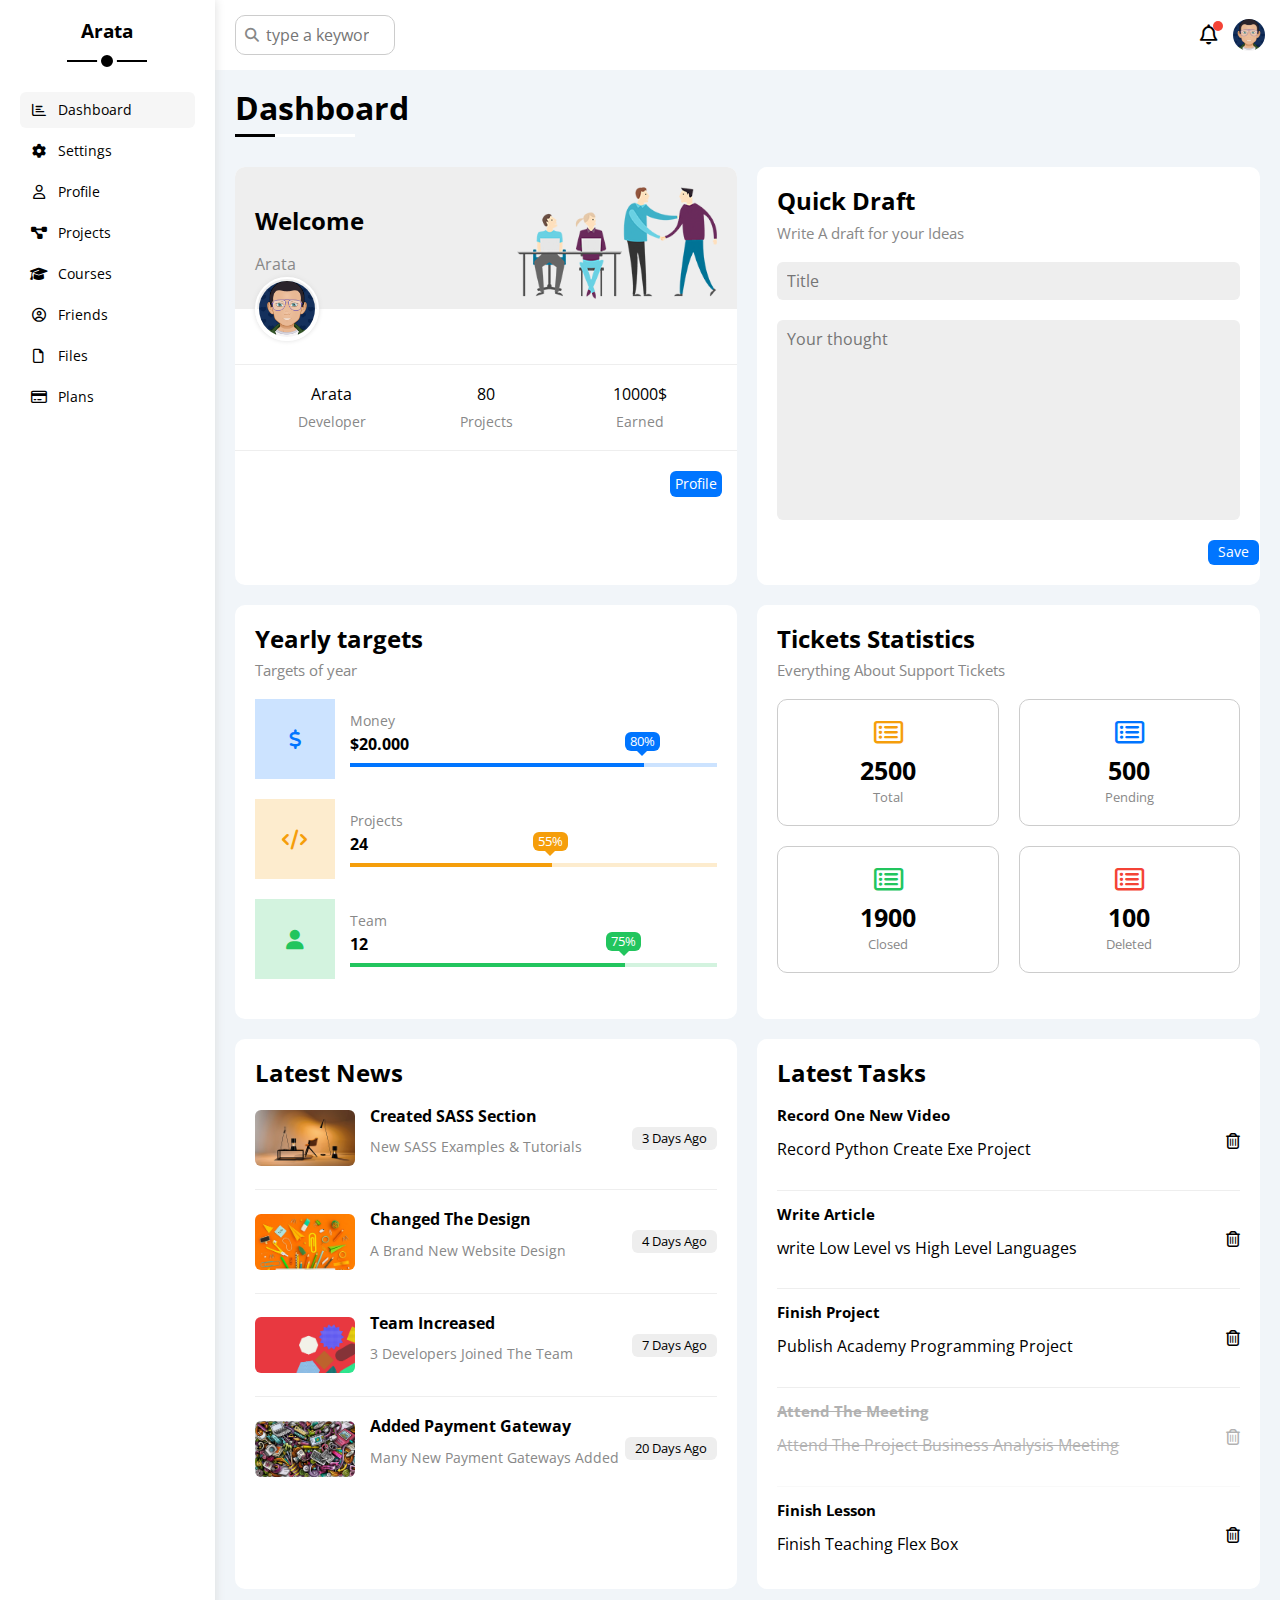
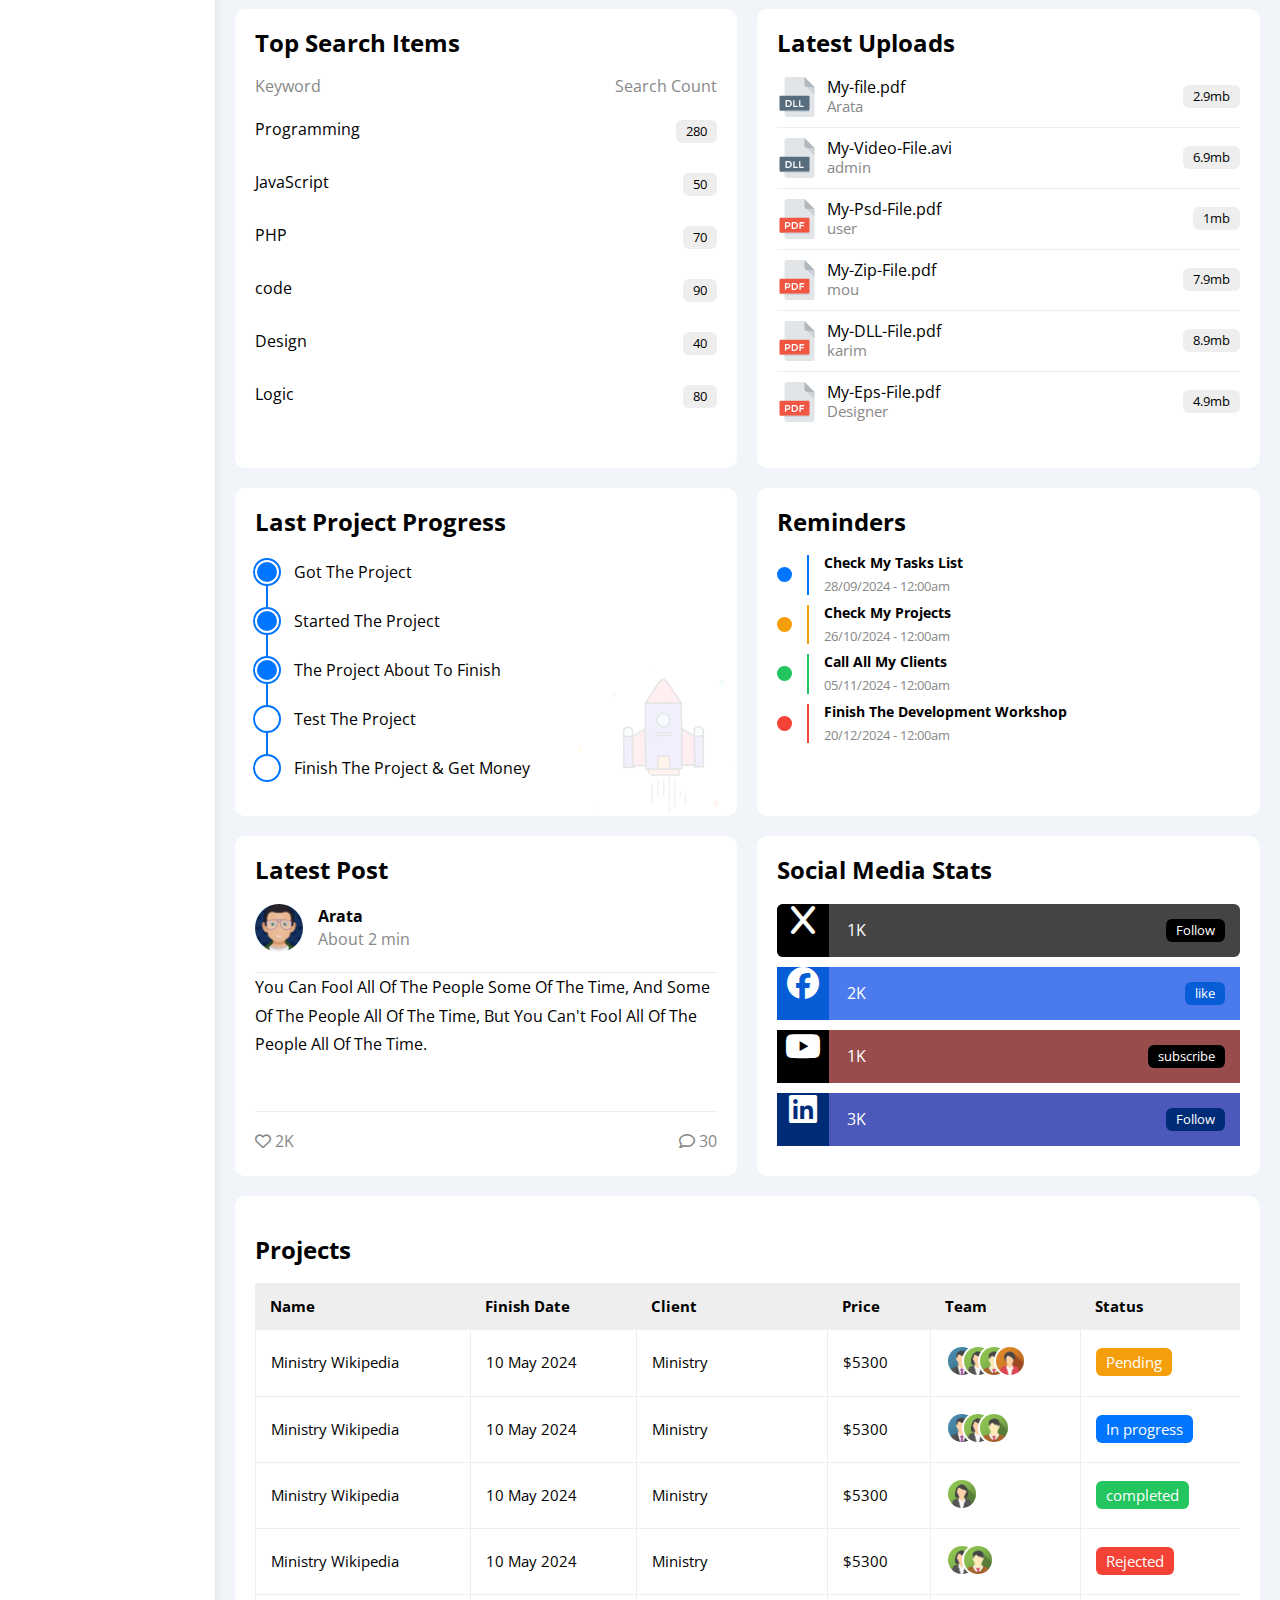
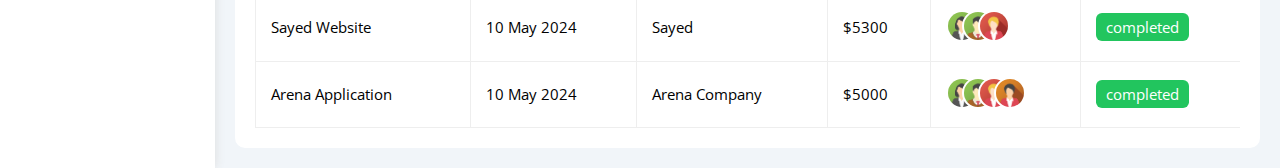
<file: index.html>
<!DOCTYPE html>
<html lang="en">
<head>
    <meta charset="UTF-8">
    <meta http-equiv="X-UA-Compatible" content="ie=edge">
    <meta name="viewport" content="width=device-width, initial-scale=1.0">
    <!-- render elements of site -->
     <link rel="stylesheet" href="css/normalize.css">

    <!-- framework -->
     <link rel="stylesheet" href="css/framework.css">
    <!-- google fonts -->
     <link rel="preconnect" href="https://fonts.googleapis.com">
     <link rel="preconnect" href="https://fonts.gstatic.com" crossorigin>
     <link href="https://fonts.googleapis.com/css2?family=Open+Sans:ital,wght@0,300..800;1,300..800&display=swap" rel="stylesheet">
         <!-- font awesome -->
     <link rel="stylesheet" href="css/all.min.css">
    <!-- main style -->
     <link rel="stylesheet" href="css/main.css">
    <title>Dashboard</title>
</head>
<body>
    <div class="page d-flex">
        <div class="sidebar bg-white p-20 p-relative">
            <h3 class="p-relative text-c mt-0">Arata</h3>
            <ul>
                <li>
                    <a class="active d-flex align-center fs-14 c-black rad-6 p-10" href="index.html">
                        <i class="fa-regular fa-chart-bar fa-fw"></i>
                        <span>Dashboard</span>
                    </a>
                </li>
                <li>
                    <a class="d-flex align-center fs-14 c-black rad-6 p-10" href="settings.html">
                        <i class="fa-solid fa-gear fa-fw"></i>
                        <span>Settings</span>
                    </a>
                </li>
                <li>
                    <a class="d-flex align-center fs-14 c-black rad-6 p-10" href="profile.html">
                        <i class="fa-regular fa-user fa-fw"></i>
                        <span>Profile</span>
                    </a>
                </li>
                <li>
                    <a class="d-flex align-center fs-14 c-black rad-6 p-10" href="projects.html">
                        <i class="fa-solid fa-diagram-project fa-fw"></i>
                        <span>Projects</span>
                    </a>
                </li>
                <li>
                    <a class="d-flex align-center fs-14 c-black rad-6 p-10" href="courses.html">
                        <i class="fa-solid fa-graduation-cap fa-fw"></i>
                        <span>Courses</span>
                    </a>
                </li>
                <li>
                    <a class="d-flex align-center fs-14 c-black rad-6 p-10" href="friends.html">
                        <i class="fa-regular fa-circle-user fa-fw"></i>
                        <span>Friends</span>
                    </a>
                </li>
                <li>
                    <a class="d-flex align-center fs-14 c-black rad-6 p-10" href="files.html">
                        <i class="fa-regular fa-file fa-fw"></i>
                        <span>Files</span>
                    </a>
                </li>
                <li>
                    <a class="d-flex align-center fs-14 c-black rad-6 p-10" href="plans.html">
                        <i class="fa-regular fa-credit-card fa-fw"></i>
                        <span>Plans</span>
                    </a>
                </li>
            </ul>
        </div>
        <div class="content w-full">
            <!-- START head -->
             <div class="head bg-white p-15 between-flex">
                <div class="search p-relative">
                    <input class="p-10" type="search" name="search" placeholder="type a keyword" id="">
                </div>
                <div class="icons d-flex align-center">
                    <span class="notification p-relative">
                        <i class="fa-regular fa-bell fa-lg"></i>
                    </span>
                    <img src="images/avatar.png" alt="">
                </div>
             </div>
            <!-- END head -->
             <h1 class="p-relative">Dashboard</h1>
            <div class="wrapper d-grid gap-20">
                <!-- START welcome widget -->
                <div class="welcome bg-white rad-10 text-c-mobile block-mobile">
                    <div class="intro p-20 d-flex space-between bg-eee">
                        <div>
                            <h2 class="m-0">Welcome</h2>
                            <p class="c-gray mt-5">Arata</p>
                        </div>
                        <img class="hide-mobile" src="images/welcome.png" alt="">
                    </div>
                    <img src="images/avatar.png" class="avatar" alt="">
                    <div class="body text-c d-flex p-20 mt-20 mb-20 block-mobile">
                        <div>
                            <span>Arata <span class="d-block c-gray fs-14 mt-10">Developer</span>
                            </span>
                        </div>
                        <div>
                            <span>80 <span class="d-block c-gray fs-14 mt-10">Projects</span>
                            </span>
                        </div>
                        <div>
                            <span>10000$ <span class="d-block c-gray fs-14 mt-10">Earned</span>
                            </span>
                        </div>
                    </div>
                    <a href="profile.html" class="visit d-block fs-14 rad-6 bg-blue c-white w-fit">Profile</a>
                </div>
                <!-- END welcome widget -->
                 <!-- START quiks draft widget -->
                  <div class="quick-draft p-20 bg-white rad-10">
                    <h2 class="mt-0 mb-10 ">Quick Draft</h2>
                    <p class="mt-0 mb-20 c-gray fs-15">Write A draft for your Ideas</p>
                    <form action="">
                        <input class="d-block mb-20 w-full b-none p-10 bg-eee rad-6" type="text" name="title" placeholder="Title">
                        <textarea class="d-block mb-20 w-full b-none p-10 bg-eee rad-6" name="idea" id="" placeholder="Your thought"></textarea>
                        <input class="save c-pionter fs-14 c-white bg-blue b-none w-fit btn-shape" type="submit" value="Save">
                    </form>
                  </div>
                 <!-- END quiks draft widget -->
                  <!-- START targets -->
                   <div class="targets p-20 bg-white rad-10">
                    <h2 class="mt-0 mb-10">Yearly targets</h2>
                    <p class="mt-0 mb-20 c-gray fs-15">Targets of year</p>
                    <div class="target-row mb-20 blue d-flex align-center ">
                        <div class="icon center-flex">
                            <i class="fa-solid fa-dollar-sign fa-lg c-blue"></i>
                        </div>
                        <div class="details">
                            <span class="fs-14 c-gray">Money</span>
                            <span class="d-block mt-5 mb-10 fw-bold">$20.000</span>
                            <div class="progress p-relative">
                                <span class="bg-blue blue" style="width: 80%">
                                    <span class="bg-blue">80%</span>
                                </span>
                            </div>
                        </div>

                    </div>
                    <div class="target-row mb-20 orange d-flex align-center ">
                        <div class="icon center-flex">
                            <i class="fa-solid fa-code fa-lg c-orange"></i>
                        </div>
                        <div class="details">
                            <span class="fs-14 c-gray">Projects</span>
                            <span class="d-block mt-5 mb-10 fw-bold">24</span>
                            <div class="progress p-relative">
                                <span class="bg-orange orange" style="width: 55%">
                                    <span class="bg-orange">55%</span>
                                </span>
                            </div>
                        </div>

                    </div>
                    <div class="target-row mb-20 green d-flex align-center ">
                        <div class="icon center-flex">
                            <i class="fa-solid fa-user fa-lg c-green"></i>
                        </div>
                        <div class="details">
                            <span class="fs-14 c-gray">Team</span>
                            <span class="d-block mt-5 mb-10 fw-bold">12</span>
                            <div class="progress p-relative">
                                <span class="bg-green green" style="width: 75%">
                                    <span class="bg-green">75%</span>
                                </span>
                            </div>
                        </div>

                    </div>
                   </div>
                  <!-- END targets -->
                  <!-- START ticket widget -->
                   <div class="tickets p-20 bg-white rad-10 ">
                    <h2 class="mt-0 mb-10">Tickets Statistics</h2>
                    <p class="mt-0 mb-20 c-gray fs-15">Everything About Support Tickets</p>
                    <div class="d-flex text-c gap-20 f-wrap">
                        <div class="box p-20 rad-10 fs-13 c-gray">
                            <i class="fa-regular fa-rectangle-list fa-2x mb-10 c-orange"></i>
                            <span class="d-block c-black fw-bold fs-25 mb-5">2500</span>
                            Total
                        </div>
                        <div class="box p-20 rad-10 fs-13 c-gray">
                            <i class="fa-regular fa-rectangle-list fa-2x mb-10 c-blue"></i>
                            <span class="d-block c-black fw-bold fs-25 mb-5">500</span>
                            Pending
                        </div>
                        <div class="box p-20 rad-10 fs-13 c-gray">
                            <i class="fa-regular fa-rectangle-list fa-2x mb-10 c-green"></i>
                            <span class="d-block c-black fw-bold fs-25 mb-5">1900</span>
                            Closed
                        </div>
                        <div class="box p-20 rad-10 fs-13 c-gray">
                            <i class="fa-regular fa-rectangle-list fa-2x mb-10 c-red"></i>
                            <span class="d-block c-black fw-bold fs-25 mb-5">100</span>
                            Deleted
                        </div>
                    </div>
                   </div>
                  <!-- END ticket widget -->
                  <!-- LATEST NEWS -->
                   <div class="latest-news p-20 bg-white rad-10 text-c-mobile">
                    <h2 class="mt-0 mb-20 ">Latest News</h2>
                    <div class="news-row d-flex align-center">
                        <img src="images/news-01.png">
                        <div class="info">
                            <h3>Created SASS Section</h3>
                            <p class="m-0 fs-14 c-gray">New SASS Examples & Tutorials</p>
                        </div>
                        <div class="btn-shape bg-eee fs-13 label">3 Days Ago</div>
                    </div>
                    <div class="news-row d-flex align-center">
                        <img src="images/news-02.png">
                        <div class="info">
                            <h3>Changed The Design</h3>
                            <p class="m-0 fs-14 c-gray">A Brand New Website Design</p>
                        </div>
                        <div class="btn-shape bg-eee fs-13 label">4 Days Ago</div>
                    </div>
                    <div class="news-row d-flex align-center">
                        <img src="images/news-03.png">
                        <div class="info">
                            <h3>Team Increased</h3>
                            <p class="m-0 fs-14 c-gray">3 Developers Joined The Team</p>
                        </div>
                        <div class="btn-shape bg-eee fs-13 label">7 Days Ago</div>
                    </div>
                    <div class="news-row d-flex align-center">
                        <img src="images/news-04.png">
                        <div class="info">
                            <h3>Added Payment Gateway</h3>
                            <p class="m-0 fs-14 c-gray">Many New Payment Gateways Added</p>
                        </div>
                        <div class="btn-shape bg-eee fs-13 label">20 Days Ago</div>
                    </div>
                   </div>
                  <!-- END LATEST NEWS -->
                   <!-- START tasks  -->
                    <div class="tasks p-20 bg-white rad-10">
                        <h2 class="mt-0 mb-20">Latest Tasks</h2>
                        <div class="task-row d-flex between-flex">
                            <div class="info">
                                <h3 class="mt-0 mb-5 fs-15">Record One New Video</h3>
                                <p class="m-0 c-grey">Record Python Create Exe Project</p>
                            </div>
                            <i class="fa-regular fa-trash-can delete"></i>
                        </div>
                        <div class="task-row d-flex between-flex">
                            <div class="info">
                                <h3 class="mt-0 mb-5 fs-15">Write Article</h3>
                                <p class="m-0 c-grey">write Low Level vs High Level Languages</p>
                            </div>
                            <i class="fa-regular fa-trash-can delete"></i>
                        </div>
                        <div class="task-row d-flex between-flex">
                            <div class="info">
                                <h3 class="mt-0 mb-5 fs-15">Finish Project</h3>
                                <p class="m-0 c-grey">Publish Academy Programming Project</p>
                            </div>
                            <i class="fa-regular fa-trash-can delete"></i>
                        </div>
                        <div class="task-row d-flex between-flex done">
                            <div class="info">
                                <h3 class="mt-0 mb-5 fs-15">Attend The Meeting</h3>
                                <p class="m-0 c-grey">Attend The Project Business Analysis Meeting</p>
                            </div>
                            <i class="fa-regular fa-trash-can delete"></i>
                        </div>
                        <div class="task-row d-flex between-flex">
                            <div class="info">
                                <h3 class="mt-0 mb-5 fs-15">Finish Lesson</h3>
                                <p class="m-0 c-grey">Finish Teaching Flex Box</p>
                            </div>
                            <i class="fa-regular fa-trash-can delete"></i>
                        </div>
                    </div>
                   <!-- END tasks  -->
                   <!-- START TOP SEARCH -->
                    <div class="search-items p-20 bg-white rad-10">
                        <h2 class="mt-0 mb-20">Top Search Items</h2>
                        <div class="items-head d-flex space-between c-gray mb-10">
                            <div>Keyword</div>
                            <div>Search Count</div>
                        </div>
                        <div class="items d-flex space-between pt-15 pb-15">
                            <span>Programming</span>
                            <span class="bg-eee fs-13 btn-shape">280</span>
                        </div>
                        <div class="items d-flex space-between pt-15 pb-15">
                            <span>JavaScript</span>
                            <span class="bg-eee fs-13 btn-shape">50</span>
                        </div>
                        <div class="items d-flex space-between pt-15 pb-15">
                            <span>PHP</span>
                            <span class="bg-eee fs-13 btn-shape">70</span>
                        </div>
                        <div class="items d-flex space-between pt-15 pb-15">
                            <span>code</span>
                            <span class="bg-eee fs-13 btn-shape">90</span>
                        </div>
                        <div class="items d-flex space-between pt-15 pb-15">
                            <span>Design</span>
                            <span class="bg-eee fs-13 btn-shape">40</span>
                        </div>
                        <div class="items d-flex space-between pt-15 pb-15">
                            <span>Logic</span>
                            <span class="bg-eee fs-13 btn-shape">80</span>
                        </div>
                    </div>
                   <!-- END TOP SEARCH -->
                   <!-- START latests uploads -->
                    <div class="latest-uploads p-20 bg-white rad-10">
                        <h2 class="mt-0 mb-20">Latest Uploads</h2>
                        <ul class="m-0">
                            <li class="between-flex pb-10 mb-10">
                                <div class="d-flex align-center">
                                    <img class="mr-10" src="images/dll.svg" alt="">
                                    <div>
                                        <span class="d-block">My-file.pdf</span>
                                        <span class="fs-15 c-gray">Arata</span>
                                    </div>
                                </div>
                                <div class="bg-eee btn-shape fs-13">
                                    2.9mb
                                </div>
                            </li>
                            <li class="between-flex pb-10 mb-10">
                                <div class="d-flex align-center">
                                    <img class="mr-10" src="images/dll.svg" alt="">
                                    <div>
                                        <span class="d-block">My-Video-File.avi</span>
                                        <span class="fs-15 c-gray">admin</span>
                                    </div>
                                </div>
                                <div class="bg-eee btn-shape fs-13">
                                    6.9mb
                                </div>
                            </li>
                            <li class="between-flex pb-10 mb-10">
                                <div class="d-flex align-center">
                                    <img class="mr-10" src="images/pdf.svg" alt="">
                                    <div>
                                        <span class="d-block">My-Psd-File.pdf</span>
                                        <span class="fs-15 c-gray">user</span>
                                    </div>
                                </div>
                                <div class="bg-eee btn-shape fs-13">
                                    1mb
                                </div>
                            </li>
                            <li class="between-flex pb-10 mb-10">
                                <div class="d-flex align-center">
                                    <img class="mr-10" src="images/pdf.svg" alt="">
                                    <div>
                                        <span class="d-block">My-Zip-File.pdf</span>
                                        <span class="fs-15 c-gray">mou</span>
                                    </div>
                                </div>
                                <div class="bg-eee btn-shape fs-13">
                                    7.9mb
                                </div>
                            </li>
                            <li class="between-flex pb-10 mb-10">
                                <div class="d-flex align-center">
                                    <img class="mr-10" src="images/pdf.svg" alt="">
                                    <div>
                                        <span class="d-block">My-DLL-File.pdf</span>
                                        <span class="fs-15 c-gray">karim</span>
                                    </div>
                                </div>
                                <div class="bg-eee btn-shape fs-13">
                                    8.9mb
                                </div>
                            </li>
                            <li class="between-flex pb-10 mb-10">
                                <div class="d-flex align-center">
                                    <img class="mr-10" src="images/pdf.svg" alt="">
                                    <div>
                                        <span class="d-block">My-Eps-File.pdf</span>
                                        <span class="fs-15 c-gray">Designer</span>
                                    </div>
                                </div>
                                <div class="bg-eee btn-shape fs-13">
                                    4.9mb
                                </div>
                            </li>
                        </ul>
                    </div>
                   <!-- END latests uploads -->
                   <!-- START last project progress widget -->
                    <div class="last-project p-20 bg-white rad-10 p-relative">
                        <h2 class="mt-0 mb-20">Last Project Progress</h2>
                        <ul class="m-0 p-relative">
                            <li class="mt-25 d-flex align-center done">Got The Project</li>
                            <li class="mt-25 d-flex align-center done">Started The Project</li>
                            <li class="mt-25 d-flex align-center done">The Project About To Finish</li>
                            <li class="mt-25 d-flex align-center current">Test The Project</li>
                            <li class="mt-25 d-flex align-center">Finish The Project & Get Money</li>
                        </ul>
                        <img class="launch-icon hide-mobile" src="images/project.png" alt="">
                    </div>
                   <!-- END last project progress widget -->
                    <!-- START reminders -->
                     <div class="reminders p-20 bg-white rad-10">
                        <h2 class="mt-0 mb-25">Reminders</h2>
                        <ul class="m-0">
                            <li class="d-flex align-center">
                                <span class="key bg-blue mr-15 d-block rad-half"></span>
                                <div class="pl-15 blue">
                                    <p class="fs-14 fw-bold mt-0 mb-5">Check My Tasks List</p>
                                    <span class="fs-13 c-gray">28/09/2024 - 12:00am</span>
                                </div>
                            </li>
                            <li class="d-flex align-center">
                                <span class="key bg-orange mr-15 d-block rad-half"></span>
                                <div class="pl-15 orange">
                                    <p class="fs-14 fw-bold mt-0 mb-5">Check My Projects</p>
                                    <span class="fs-13 c-gray">26/10/2024 - 12:00am</span>
                                </div>
                            </li>
                            <li class="d-flex align-center">
                                <span class="key bg-green mr-15 d-block rad-half"></span>
                                <div class="pl-15 green">
                                    <p class="fs-14 fw-bold mt-0 mb-5">Call All My Clients</p>
                                    <span class="fs-13 c-gray">05/11/2024 - 12:00am</span>
                                </div>
                            </li>
                            <li class="d-flex align-center">
                                <span class="key bg-red mr-15 d-block rad-half"></span>
                                <div class="pl-15 red">
                                    <p class="fs-14 fw-bold mt-0 mb-5">Finish The Development Workshop</p>
                                    <span class="fs-13 c-gray">20/12/2024 - 12:00am</span>
                                </div>
                            </li>
                        </ul>
                     </div>
                    <!-- END reminders -->
                    <!-- START latest post  -->
                     <div class="latest-post p-20 bg-white rad-10 p-relative">
                        <h2 class="mt-0 mb-25">Latest Post</h2>
                        <div class="top d-flex align-center">
                            <img class=" mr-15 rad-half avatar" src="images/avatar.png" alt="">
                            <div class="info">
                                <span class="d-block mb-5 fw-bold">Arata</span>
                                <span class="c-gray">About 2 min</span>
                            </div>
                        </div>
                        <div class="post-content text-c-mobile pt-20 pb-20 mt-20 mb-20">
                            You can fool all of the people some of the time, and some of the people all of the time, but you can't fool all of the people all of the time.
                        </div>
                        <div class="post-stats between-flex c-gray">
                            <div>
                                <i class="fa-regular fa-heart"></i>
                                <span>2K</span>
                            </div>
                            <div>
                                <i class="fa-regular fa-comment"></i>
                                <span>30</span>
                            </div>
                        </div>
                     </div>
                    <!-- END latest post  -->
                     <div class="social-media  p-20 bg-white rad-10 p-relative">
                        <h2 class="mt-0 mb-25">Social Media Stats</h2>
                        <div class="box rad-6 x p-15 p-relative mb-10 between-flex ">
                            <i class="fa-brands fa-x fa-2x c-white h-full center-flex text-c"></i>
                            <span class="c-white">1K</span>
                            <a href="#" class="fs-13 c-white btn-shape">Follow</a>
                        </div>
                        <div class="box facebook p-15 p-relative mb-10 between-flex ">
                            <i class="fa-brands fa-facebook fa-2x c-white h-full center-flex text-c"></i>
                            <span class="c-white">2K</span>
                            <a href="#" class="fs-13 c-white btn-shape">like</a>
                        </div>
                        <div class="box youtube p-15 p-relative mb-10 between-flex ">
                            <i class="fa-brands fa-youtube fa-2x c-white h-full center-flex text-c"></i>
                            <span class="c-white">1K</span>
                            <a href="#" class="fs-13 c-white btn-shape">subscribe</a>
                        </div>
                        <div class="box linkedin p-15 p-relative mb-10 between-flex ">
                            <i class="fa-brands fa-linkedin fa-2x c-white h-full center-flex text-c"></i>
                            <span class="c-white">3K</span>
                            <a href="#" class="fs-13 c-white btn-shape">Follow</a>
                        </div>
                     </div>
                    <!-- END social stats -->
            </div>
            <!-- START project table -->
             <div class="projects p-20 bg-white rad-10 m-20">
                <h2 class="mt-20 mb-20">Projects</h2>
                <div class="responsive-table">
                    <table class="fs-15 w-full">
                        <thead>
                            <tr>
                                <td>Name</td>
                                <td>Finish Date</td>
                                <td>Client</td>
                                <td>Price</td>
                                <td>Team</td>
                                <td>Status</td>
                            </tr>
                        </thead>
                        <tbody>
                            <tr>
                                <td>Ministry Wikipedia</td>
                                <td>10 May 2024</td>
                                <td>Ministry</td>
                                <td>$5300</td>
                                <td>
                                    <img src="images/team-01.png" alt="">
                                    <img src="images/team-02.png" alt="">
                                    <img src="images/team-03.png" alt="">
                                    <img src="images/team-04.png" alt="">
                                </td>
                                <td>
                                    <span class="label btn-shape bg-orange c-white">Pending</span>
                                </td>
                            </tr>
                            <tr>
                                <td>Ministry Wikipedia</td>
                                <td>10 May 2024</td>
                                <td>Ministry</td>
                                <td>$5300</td>
                                <td>
                                 <img src="images/team-01.png" alt="">
                                 <img src="images/team-02.png" alt="">
                                 <img src="images/team-03.png" alt="">
                                </td>
                                <td>
                                    <span class="label btn-shape bg-blue c-white">In progress</span>
                                </td>
                            </tr>
                            <tr>
                                <td>Ministry Wikipedia</td>
                                <td>10 May 2024</td>
                                <td>Ministry</td>
                                <td>$5300</td>
                                <td>
                                    <img src="images/team-02.png" alt="">
                                </td>
                                <td>
                                    <span class="label btn-shape bg-green c-white">completed</span>
                                </td>
                            </tr>
                            <tr>
                                <td>Ministry Wikipedia</td>
                                <td>10 May 2024</td>
                                <td>Ministry</td>
                                <td>$5300</td>
                                <td>
                                <img src="images/team-02.png" alt="">
                                <img src="images/team-03.png" alt=""> 
                                </td>
                                <td>
                                    <span class="label btn-shape bg-red c-white">Rejected</span>
                                </td>
                            </tr>
                            <tr>
                                <td>Sayed Website</td>
                                <td>10 May 2024</td>
                                <td>Sayed</td>
                                <td>$5300</td>
                                <td>
                                    <img src="images/team-02.png" alt="">
                                    <img src="images/team-03.png" alt="">
                                    <img src="images/team-05.png" alt="">
                                </td>
                                <td>
                                    <span class="label btn-shape bg-green c-white">completed</span>
                                </td>
                            </tr>
                            <tr>
                                <td>Arena Application</td>
                                <td>10 May 2024</td>
                                <td>Arena Company</td>
                                <td>$5000</td>
                                <td>
                                <img src="images/team-02.png" alt="">
                                <img src="images/team-03.png" alt="">
                                <img src="images/team-05.png" alt="">
                                <img src="images/team-04.png" alt="">
                                </td>
                                <td>
                                    <span class="label btn-shape bg-green c-white">completed</span>
                                </td>
                            </tr>
                        </tbody>
                    </table>
                </div>

             </div>
            <!-- END project table -->
        </div>
    </div>
</body>
</html>
</file>
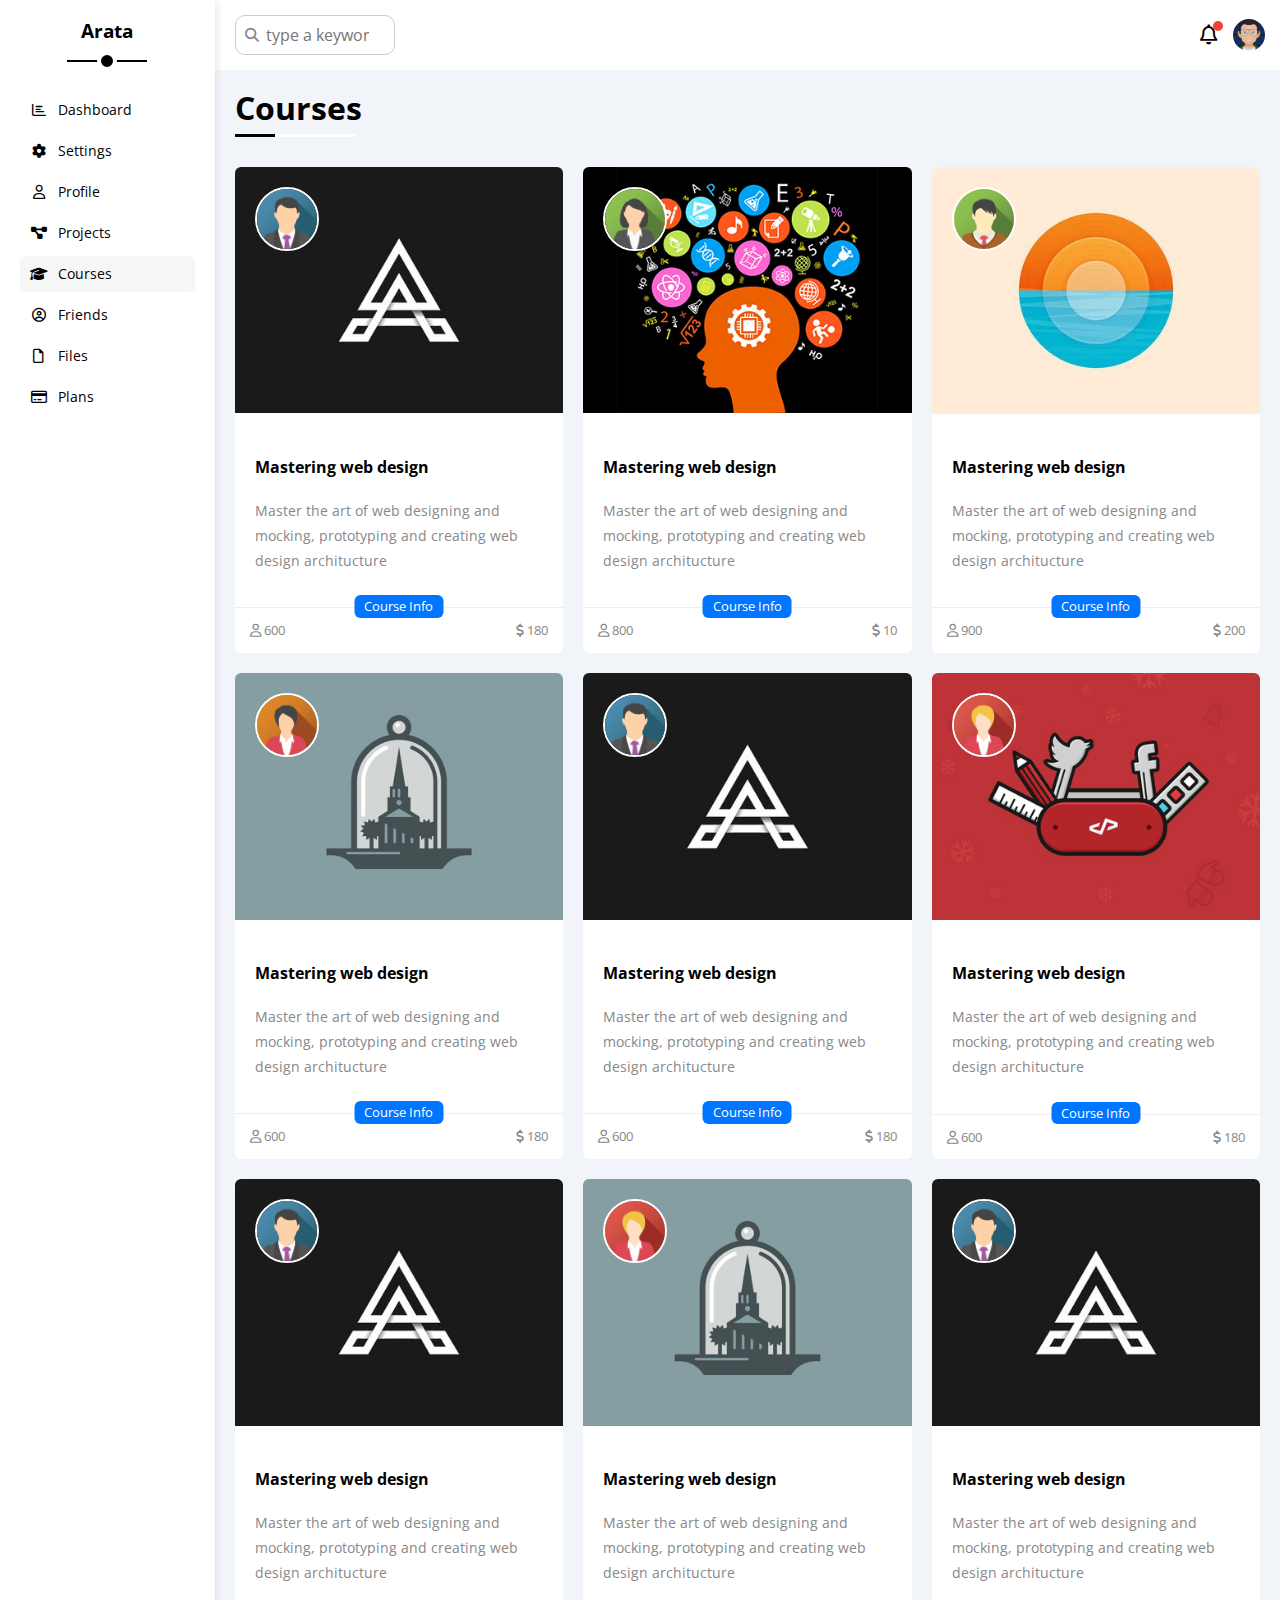
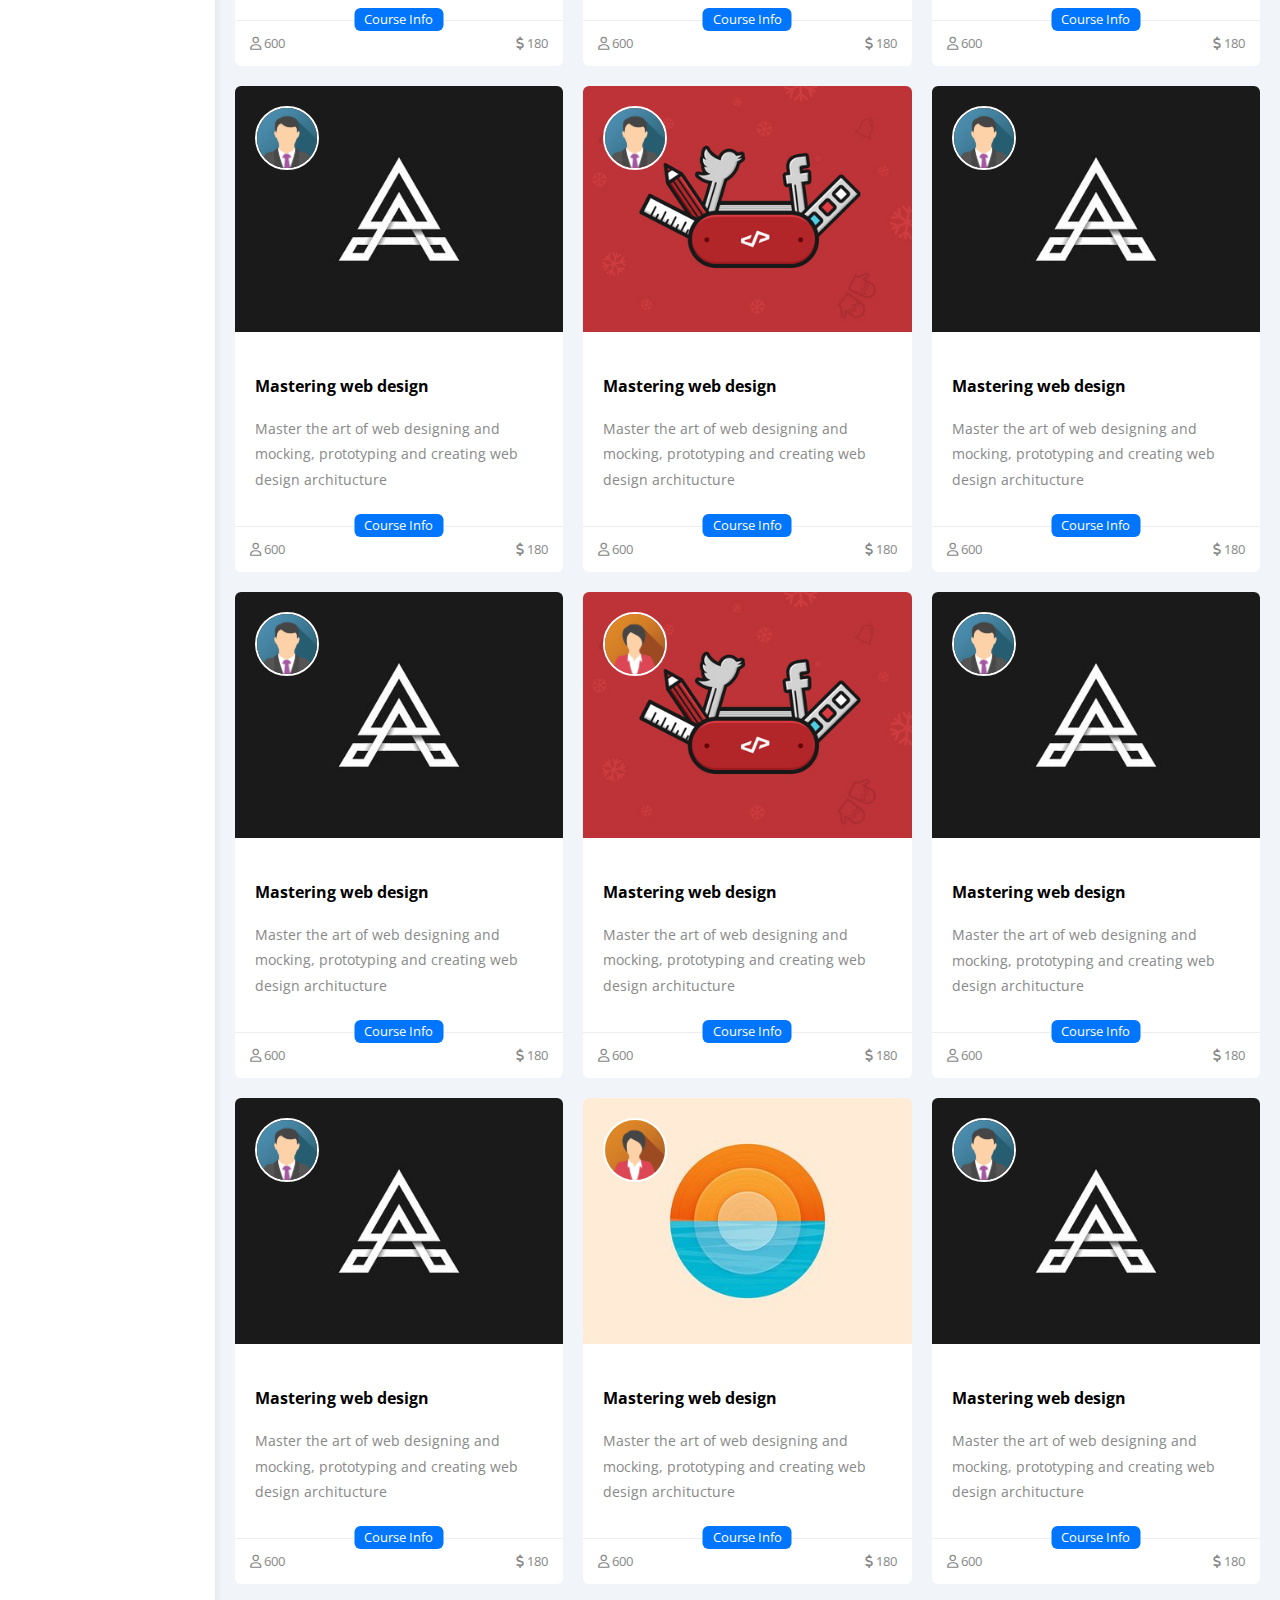
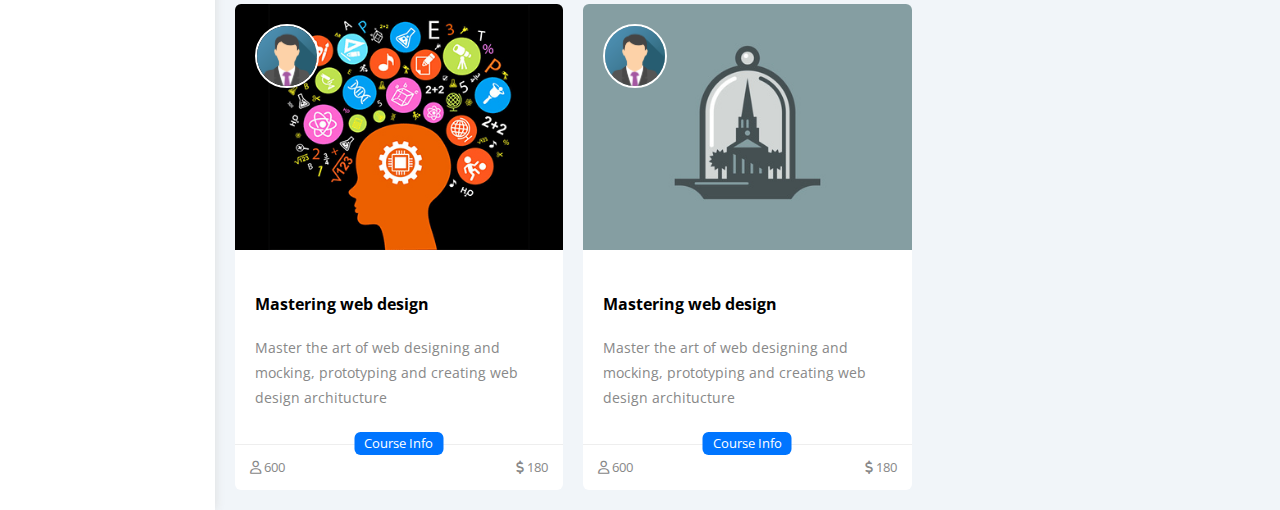
<file: courses.html>
<!DOCTYPE html>
<html lang="en">

<head>
    <meta charset="UTF-8">
    <meta http-equiv="X-UA-Compatible" content="ie=edge">
    <meta name="viewport" content="width=device-width, initial-scale=1.0">
    <!-- render elements of site -->
    <link rel="stylesheet" href="css/normalize.css">
    <!-- font awesome -->
    <link rel="stylesheet" href="css/all.min.css">
    <!-- framework -->
    <link rel="stylesheet" href="css/framework.css">
    <!-- google fonts -->
    <link rel="preconnect" href="https://fonts.googleapis.com">
    <link rel="preconnect" href="https://fonts.gstatic.com" crossorigin>
    <link href="https://fonts.googleapis.com/css2?family=Open+Sans:ital,wght@0,300..800;1,300..800&display=swap"
        rel="stylesheet">
    <!-- main style -->
    <link rel="stylesheet" href="css/main.css">
    <title>Courses</title>
</head>

<body>
    <div class="page d-flex">
        <div class="sidebar bg-white p-20 p-relative">
            <h3 class="p-relative text-c mt-0">Arata</h3>
            <ul>
                <li>
                    <a class=" d-flex align-center fs-14 c-black rad-6 p-10" href="index.html">
                        <i class="fa-regular fa-chart-bar fa-fw"></i>
                        <span>Dashboard</span>
                    </a>
                </li>
                <li>
                    <a class="d-flex align-center fs-14 c-black rad-6 p-10" href="settings.html">
                        <i class="fa-solid fa-gear fa-fw"></i>
                        <span>Settings</span>
                    </a>
                </li>
                <li>
                    <a class="d-flex align-center fs-14 c-black rad-6 p-10" href="profile.html">
                        <i class="fa-regular fa-user fa-fw"></i>
                        <span>Profile</span>
                    </a>
                </li>
                <li>
                    <a class="d-flex align-center fs-14 c-black rad-6 p-10" href="projects.html">
                        <i class="fa-solid fa-diagram-project fa-fw"></i>
                        <span>Projects</span>
                    </a>
                </li>
                <li>
                    <a class="active d-flex align-center fs-14 c-black rad-6 p-10" href="courses.html">
                        <i class="fa-solid fa-graduation-cap fa-fw"></i>
                        <span>Courses</span>
                    </a>
                </li>
                <li>
                    <a class="d-flex align-center fs-14 c-black rad-6 p-10" href="friends.html">
                        <i class="fa-regular fa-circle-user fa-fw"></i>
                        <span>Friends</span>
                    </a>
                </li>
                <li>
                    <a class="d-flex align-center fs-14 c-black rad-6 p-10" href="files.html">
                        <i class="fa-regular fa-file fa-fw"></i>
                        <span>Files</span>
                    </a>
                </li>
                <li>
                    <a class="d-flex align-center fs-14 c-black rad-6 p-10" href="plans.html">
                        <i class="fa-regular fa-credit-card fa-fw"></i>
                        <span>Plans</span>
                    </a>
                </li>
            </ul>
        </div>
        <div class="content w-full">
            <!-- START head -->
            <div class="head bg-white p-15 between-flex">
                <div class="search p-relative">
                    <input class="p-10" type="search" name="search" placeholder="type a keyword" id="">
                </div>
                <div class="icons d-flex align-center">
                    <span class="notification p-relative">
                        <i class="fa-regular fa-bell fa-lg"></i>
                    </span>
                    <img src="images/avatar.png" alt="">
                </div>
            </div>
            <!-- END head -->
            <h1 class="p-relative">Courses</h1>
            <div class="courses-page d-grid m-20 gap-20 ">
             <div class="course bg-white rad-6 p-relative">
                <img class="cover" src="images/course-01.jpg" alt="">
                <img src="images/team-01.png" alt="" class="instructor">
                <div class="p-20">
                    <h4 class="m-0">Mastering web design</h4>
                    <p class="description c-gray mt-15 fs-14">
                        Master the art of web designing and mocking, prototyping and creating web design architucture
                    </p>
                </div>
                <div class="info p-15 p-relative between-flex">
                    <span class="title bg-blue c-white btn-shape">Course Info</span>
                    <span class="c-gray">
                        <i class="fa-regular fa-user"></i>
                        600
                    </span>
                    <span class="c-gray">
                        <i class="fa-solid fa-dollar-sign"></i>
                        180
                    </span>
                </div>

             </div>
             <div class="course bg-white rad-6 p-relative">
                <img class="cover" src="images/course-02.jpg" alt="">
                <img src="images/team-02.png" alt="" class="instructor">
                <div class="p-20">
                    <h4 class="m-0">Mastering web design</h4>
                    <p class="description c-gray mt-15 fs-14">
                        Master the art of web designing and mocking, prototyping and creating web design architucture
                    </p>
                </div>
                <div class="info p-15 p-relative between-flex">
                    <span class="title bg-blue c-white btn-shape">Course Info</span>
                    <span class="c-gray">
                        <i class="fa-regular fa-user"></i>
                        800
                    </span>
                    <span class="c-gray">
                        <i class="fa-solid fa-dollar-sign"></i>
                        10
                    </span>
                </div>

             </div>
             <div class="course bg-white rad-6 p-relative">
                <img class="cover" src="images/course-03.jpg" alt="">
                <img src="images/team-03.png" alt="" class="instructor">
                <div class="p-20">
                    <h4 class="m-0">Mastering web design</h4>
                    <p class="description c-gray mt-15 fs-14">
                        Master the art of web designing and mocking, prototyping and creating web design architucture
                    </p>
                </div>
                <div class="info p-15 p-relative between-flex">
                    <span class="title bg-blue c-white btn-shape">Course Info</span>
                    <span class="c-gray">
                        <i class="fa-regular fa-user"></i>
                        900
                    </span>
                    <span class="c-gray">
                        <i class="fa-solid fa-dollar-sign"></i>
                        200
                    </span>
                </div>

             </div>
             <div class="course bg-white rad-6 p-relative">
                <img class="cover" src="images/course-04.jpg" alt="">
                <img src="images/team-04.png" alt="" class="instructor">
                <div class="p-20">
                    <h4 class="m-0">Mastering web design</h4>
                    <p class="description c-gray mt-15 fs-14">
                        Master the art of web designing and mocking, prototyping and creating web design architucture
                    </p>
                </div>
                <div class="info p-15 p-relative between-flex">
                    <span class="title bg-blue c-white btn-shape">Course Info</span>
                    <span class="c-gray">
                        <i class="fa-regular fa-user"></i>
                        600
                    </span>
                    <span class="c-gray">
                        <i class="fa-solid fa-dollar-sign"></i>
                        180
                    </span>
                </div>

             </div>
             <div class="course bg-white rad-6 p-relative">
                <img class="cover" src="images/course-01.jpg" alt="">
                <img src="images/team-01.png" alt="" class="instructor">
                <div class="p-20">
                    <h4 class="m-0">Mastering web design</h4>
                    <p class="description c-gray mt-15 fs-14">
                        Master the art of web designing and mocking, prototyping and creating web design architucture
                    </p>
                </div>
                <div class="info p-15 p-relative between-flex">
                    <span class="title bg-blue c-white btn-shape">Course Info</span>
                    <span class="c-gray">
                        <i class="fa-regular fa-user"></i>
                        600
                    </span>
                    <span class="c-gray">
                        <i class="fa-solid fa-dollar-sign"></i>
                        180
                    </span>
                </div>

             </div>
             <div class="course bg-white rad-6 p-relative">
                <img class="cover" src="images/course-05.jpg" alt="">
                <img src="images/team-05.png" alt="" class="instructor">
                <div class="p-20">
                    <h4 class="m-0">Mastering web design</h4>
                    <p class="description c-gray mt-15 fs-14">
                        Master the art of web designing and mocking, prototyping and creating web design architucture
                    </p>
                </div>
                <div class="info p-15 p-relative between-flex">
                    <span class="title bg-blue c-white btn-shape">Course Info</span>
                    <span class="c-gray">
                        <i class="fa-regular fa-user"></i>
                        600
                    </span>
                    <span class="c-gray">
                        <i class="fa-solid fa-dollar-sign"></i>
                        180
                    </span>
                </div>

             </div>
             <div class="course bg-white rad-6 p-relative">
                <img class="cover" src="images/course-01.jpg" alt="">
                <img src="images/team-01.png" alt="" class="instructor">
                <div class="p-20">
                    <h4 class="m-0">Mastering web design</h4>
                    <p class="description c-gray mt-15 fs-14">
                        Master the art of web designing and mocking, prototyping and creating web design architucture
                    </p>
                </div>
                <div class="info p-15 p-relative between-flex">
                    <span class="title bg-blue c-white btn-shape">Course Info</span>
                    <span class="c-gray">
                        <i class="fa-regular fa-user"></i>
                        600
                    </span>
                    <span class="c-gray">
                        <i class="fa-solid fa-dollar-sign"></i>
                        180
                    </span>
                </div>

             </div>
             <div class="course bg-white rad-6 p-relative">
                <img class="cover" src="images/course-04.jpg" alt="">
                <img src="images/team-05.png" alt="" class="instructor">
                <div class="p-20">
                    <h4 class="m-0">Mastering web design</h4>
                    <p class="description c-gray mt-15 fs-14">
                        Master the art of web designing and mocking, prototyping and creating web design architucture
                    </p>
                </div>
                <div class="info p-15 p-relative between-flex">
                    <span class="title bg-blue c-white btn-shape">Course Info</span>
                    <span class="c-gray">
                        <i class="fa-regular fa-user"></i>
                        600
                    </span>
                    <span class="c-gray">
                        <i class="fa-solid fa-dollar-sign"></i>
                        180
                    </span>
                </div>

             </div>
             <div class="course bg-white rad-6 p-relative">
                <img class="cover" src="images/course-01.jpg" alt="">
                <img src="images/team-01.png" alt="" class="instructor">
                <div class="p-20">
                    <h4 class="m-0">Mastering web design</h4>
                    <p class="description c-gray mt-15 fs-14">
                        Master the art of web designing and mocking, prototyping and creating web design architucture
                    </p>
                </div>
                <div class="info p-15 p-relative between-flex">
                    <span class="title bg-blue c-white btn-shape">Course Info</span>
                    <span class="c-gray">
                        <i class="fa-regular fa-user"></i>
                        600
                    </span>
                    <span class="c-gray">
                        <i class="fa-solid fa-dollar-sign"></i>
                        180
                    </span>
                </div>

             </div>
             <div class="course bg-white rad-6 p-relative">
                <img class="cover" src="images/course-01.jpg" alt="">
                <img src="images/team-01.png" alt="" class="instructor">
                <div class="p-20">
                    <h4 class="m-0">Mastering web design</h4>
                    <p class="description c-gray mt-15 fs-14">
                        Master the art of web designing and mocking, prototyping and creating web design architucture
                    </p>
                </div>
                <div class="info p-15 p-relative between-flex">
                    <span class="title bg-blue c-white btn-shape">Course Info</span>
                    <span class="c-gray">
                        <i class="fa-regular fa-user"></i>
                        600
                    </span>
                    <span class="c-gray">
                        <i class="fa-solid fa-dollar-sign"></i>
                        180
                    </span>
                </div>

             </div>
             <div class="course bg-white rad-6 p-relative">
                <img class="cover" src="images/course-05.jpg" alt="">
                <img src="images/team-01.png" alt="" class="instructor">
                <div class="p-20">
                    <h4 class="m-0">Mastering web design</h4>
                    <p class="description c-gray mt-15 fs-14">
                        Master the art of web designing and mocking, prototyping and creating web design architucture
                    </p>
                </div>
                <div class="info p-15 p-relative between-flex">
                    <span class="title bg-blue c-white btn-shape">Course Info</span>
                    <span class="c-gray">
                        <i class="fa-regular fa-user"></i>
                        600
                    </span>
                    <span class="c-gray">
                        <i class="fa-solid fa-dollar-sign"></i>
                        180
                    </span>
                </div>

             </div>
             <div class="course bg-white rad-6 p-relative">
                <img class="cover" src="images/course-01.jpg" alt="">
                <img src="images/team-01.png" alt="" class="instructor">
                <div class="p-20">
                    <h4 class="m-0">Mastering web design</h4>
                    <p class="description c-gray mt-15 fs-14">
                        Master the art of web designing and mocking, prototyping and creating web design architucture
                    </p>
                </div>
                <div class="info p-15 p-relative between-flex">
                    <span class="title bg-blue c-white btn-shape">Course Info</span>
                    <span class="c-gray">
                        <i class="fa-regular fa-user"></i>
                        600
                    </span>
                    <span class="c-gray">
                        <i class="fa-solid fa-dollar-sign"></i>
                        180
                    </span>
                </div>

             </div>
             <div class="course bg-white rad-6 p-relative">
                <img class="cover" src="images/course-01.jpg" alt="">
                <img src="images/team-01.png" alt="" class="instructor">
                <div class="p-20">
                    <h4 class="m-0">Mastering web design</h4>
                    <p class="description c-gray mt-15 fs-14">
                        Master the art of web designing and mocking, prototyping and creating web design architucture
                    </p>
                </div>
                <div class="info p-15 p-relative between-flex">
                    <span class="title bg-blue c-white btn-shape">Course Info</span>
                    <span class="c-gray">
                        <i class="fa-regular fa-user"></i>
                        600
                    </span>
                    <span class="c-gray">
                        <i class="fa-solid fa-dollar-sign"></i>
                        180
                    </span>
                </div>

             </div>
             <div class="course bg-white rad-6 p-relative">
                <img class="cover" src="images/course-05.jpg" alt="">
                <img src="images/team-04.png" alt="" class="instructor">
                <div class="p-20">
                    <h4 class="m-0">Mastering web design</h4>
                    <p class="description c-gray mt-15 fs-14">
                        Master the art of web designing and mocking, prototyping and creating web design architucture
                    </p>
                </div>
                <div class="info p-15 p-relative between-flex">
                    <span class="title bg-blue c-white btn-shape">Course Info</span>
                    <span class="c-gray">
                        <i class="fa-regular fa-user"></i>
                        600
                    </span>
                    <span class="c-gray">
                        <i class="fa-solid fa-dollar-sign"></i>
                        180
                    </span>
                </div>

             </div>
             <div class="course bg-white rad-6 p-relative">
                <img class="cover" src="images/course-01.jpg" alt="">
                <img src="images/team-01.png" alt="" class="instructor">
                <div class="p-20">
                    <h4 class="m-0">Mastering web design</h4>
                    <p class="description c-gray mt-15 fs-14">
                        Master the art of web designing and mocking, prototyping and creating web design architucture
                    </p>
                </div>
                <div class="info p-15 p-relative between-flex">
                    <span class="title bg-blue c-white btn-shape">Course Info</span>
                    <span class="c-gray">
                        <i class="fa-regular fa-user"></i>
                        600
                    </span>
                    <span class="c-gray">
                        <i class="fa-solid fa-dollar-sign"></i>
                        180
                    </span>
                </div>

             </div>
             <div class="course bg-white rad-6 p-relative">
                <img class="cover" src="images/course-01.jpg" alt="">
                <img src="images/team-01.png" alt="" class="instructor">
                <div class="p-20">
                    <h4 class="m-0">Mastering web design</h4>
                    <p class="description c-gray mt-15 fs-14">
                        Master the art of web designing and mocking, prototyping and creating web design architucture
                    </p>
                </div>
                <div class="info p-15 p-relative between-flex">
                    <span class="title bg-blue c-white btn-shape">Course Info</span>
                    <span class="c-gray">
                        <i class="fa-regular fa-user"></i>
                        600
                    </span>
                    <span class="c-gray">
                        <i class="fa-solid fa-dollar-sign"></i>
                        180
                    </span>
                </div>

             </div>
             <div class="course bg-white rad-6 p-relative">
                <img class="cover" src="images/course-03.jpg" alt="">
                <img src="images/team-04.png" alt="" class="instructor">
                <div class="p-20">
                    <h4 class="m-0">Mastering web design</h4>
                    <p class="description c-gray mt-15 fs-14">
                        Master the art of web designing and mocking, prototyping and creating web design architucture
                    </p>
                </div>
                <div class="info p-15 p-relative between-flex">
                    <span class="title bg-blue c-white btn-shape">Course Info</span>
                    <span class="c-gray">
                        <i class="fa-regular fa-user"></i>
                        600
                    </span>
                    <span class="c-gray">
                        <i class="fa-solid fa-dollar-sign"></i>
                        180
                    </span>
                </div>

             </div>
             <div class="course bg-white rad-6 p-relative">
                <img class="cover" src="images/course-01.jpg" alt="">
                <img src="images/team-01.png" alt="" class="instructor">
                <div class="p-20">
                    <h4 class="m-0">Mastering web design</h4>
                    <p class="description c-gray mt-15 fs-14">
                        Master the art of web designing and mocking, prototyping and creating web design architucture
                    </p>
                </div>
                <div class="info p-15 p-relative between-flex">
                    <span class="title bg-blue c-white btn-shape">Course Info</span>
                    <span class="c-gray">
                        <i class="fa-regular fa-user"></i>
                        600
                    </span>
                    <span class="c-gray">
                        <i class="fa-solid fa-dollar-sign"></i>
                        180
                    </span>
                </div>

             </div>
             <div class="course bg-white rad-6 p-relative">
                <img class="cover" src="images/course-02.jpg" alt="">
                <img src="images/team-01.png" alt="" class="instructor">
                <div class="p-20">
                    <h4 class="m-0">Mastering web design</h4>
                    <p class="description c-gray mt-15 fs-14">
                        Master the art of web designing and mocking, prototyping and creating web design architucture
                    </p>
                </div>
                <div class="info p-15 p-relative between-flex">
                    <span class="title bg-blue c-white btn-shape">Course Info</span>
                    <span class="c-gray">
                        <i class="fa-regular fa-user"></i>
                        600
                    </span>
                    <span class="c-gray">
                        <i class="fa-solid fa-dollar-sign"></i>
                        180
                    </span>
                </div>

             </div>
             <div class="course bg-white rad-6 p-relative">
                <img class="cover" src="images/course-04.jpg" alt="">
                <img src="images/team-01.png" alt="" class="instructor">
                <div class="p-20">
                    <h4 class="m-0">Mastering web design</h4>
                    <p class="description c-gray mt-15 fs-14">
                        Master the art of web designing and mocking, prototyping and creating web design architucture
                    </p>
                </div>
                <div class="info p-15 p-relative between-flex">
                    <span class="title bg-blue c-white btn-shape">Course Info</span>
                    <span class="c-gray">
                        <i class="fa-regular fa-user"></i>
                        600
                    </span>
                    <span class="c-gray">
                        <i class="fa-solid fa-dollar-sign"></i>
                        180
                    </span>
                </div>

             </div>
            </div>
        </div>
    </div>
</body>

</html>
</file>
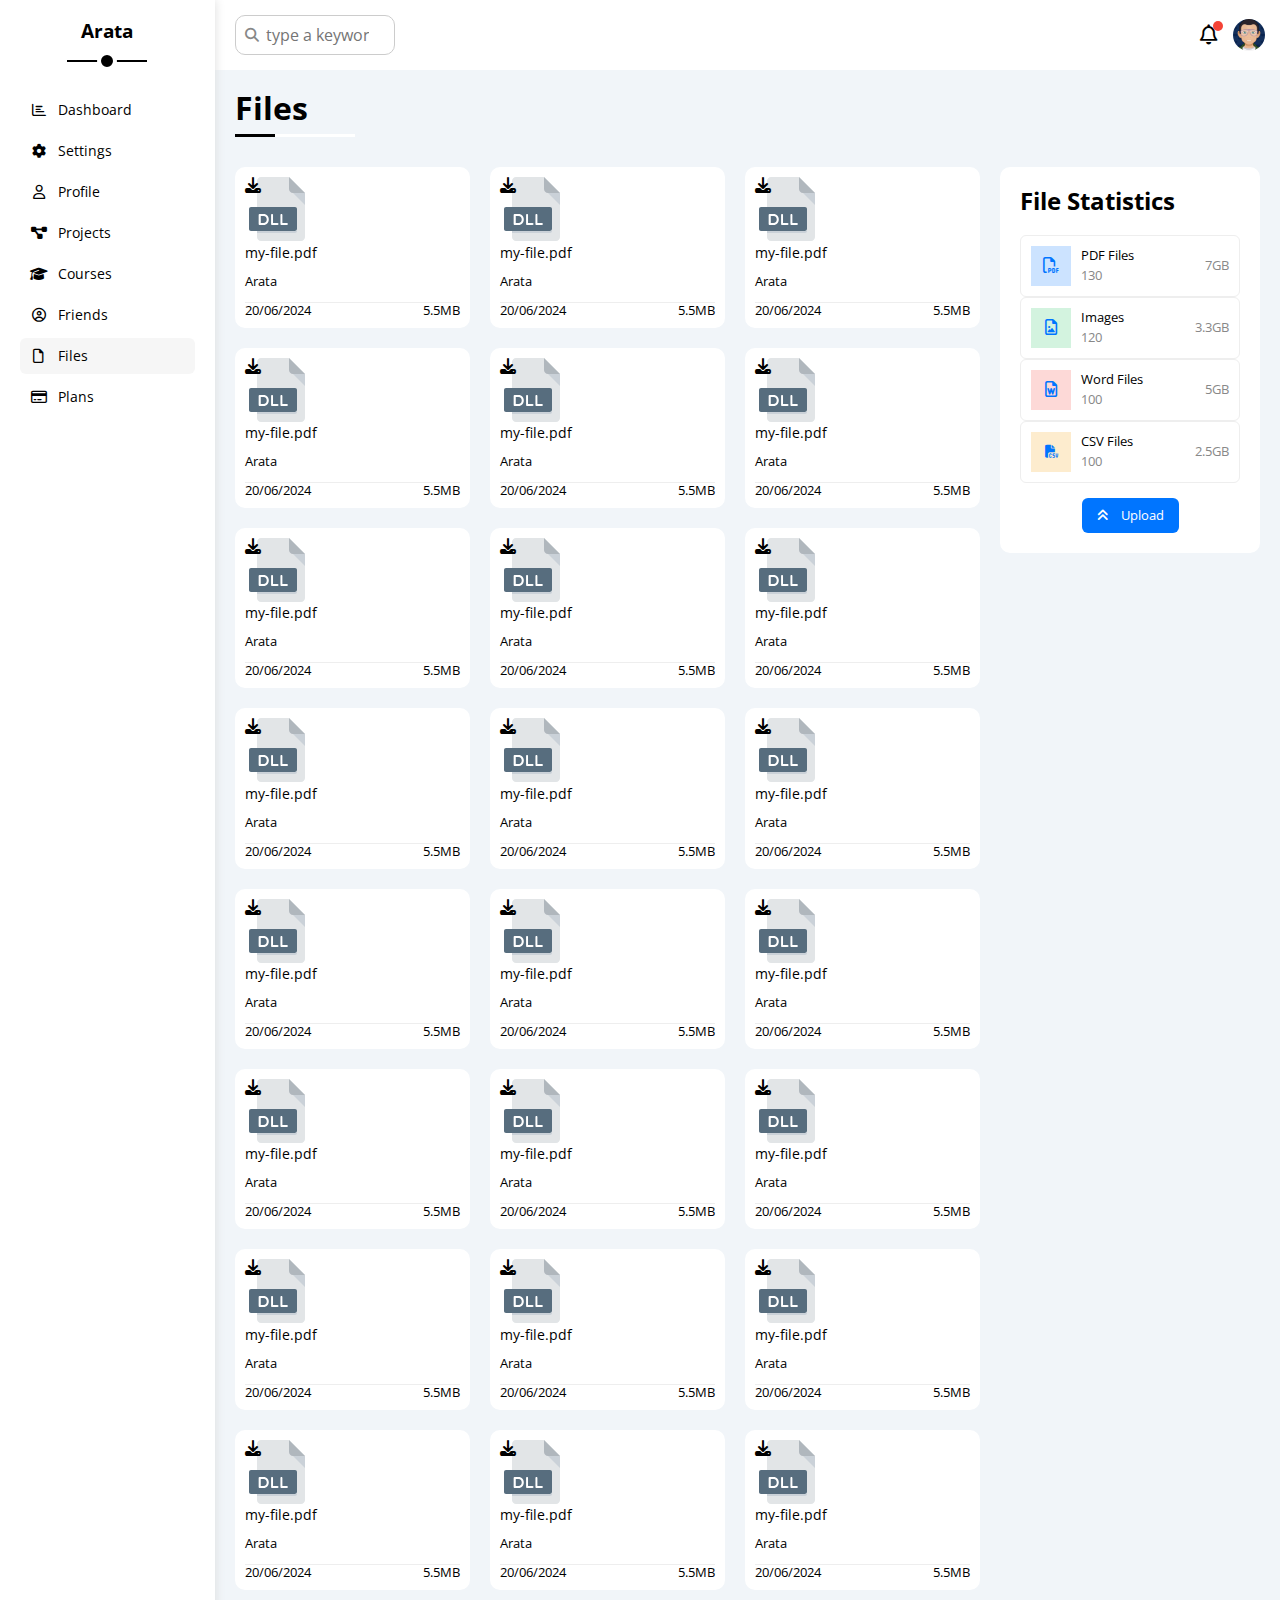
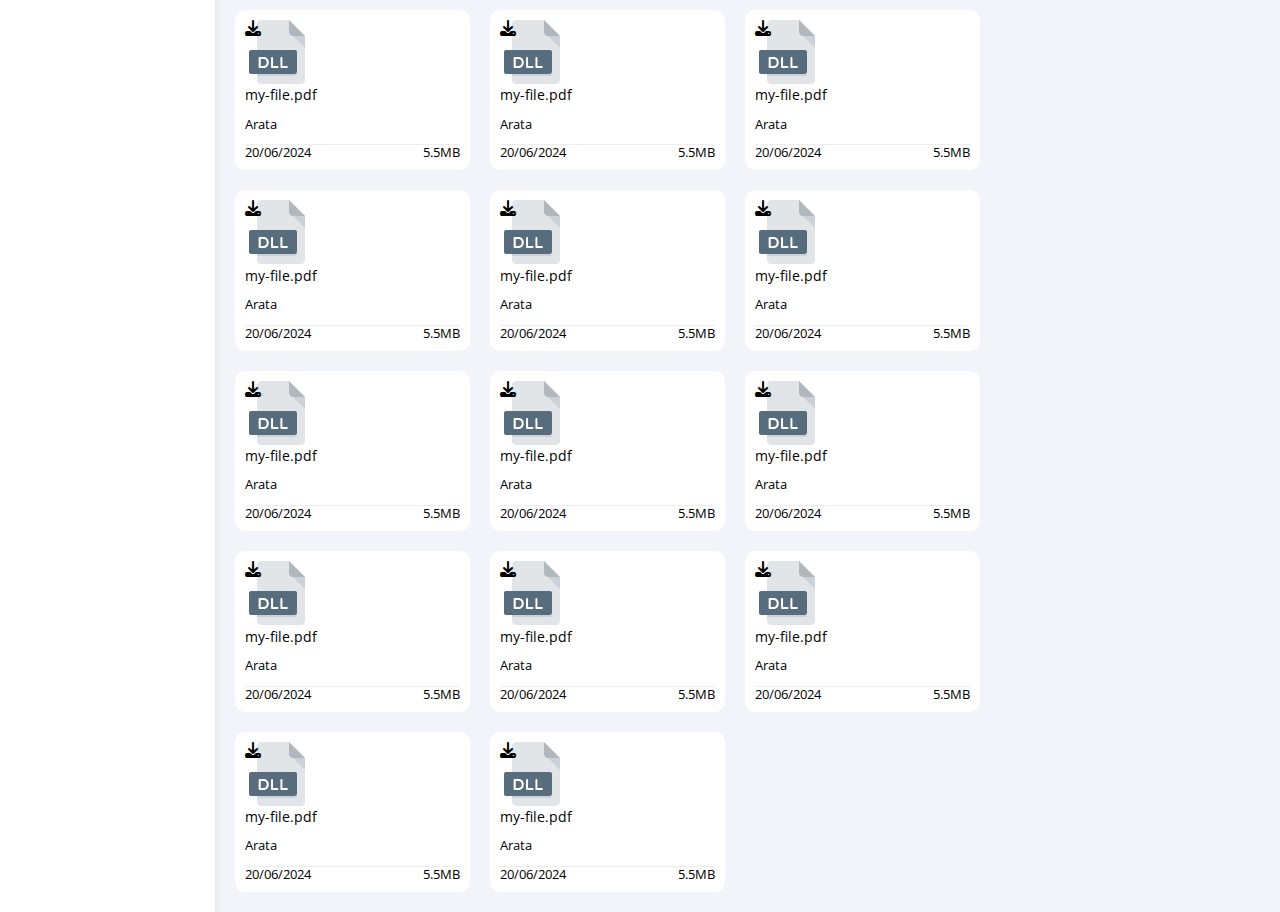
<file: files.html>
<!DOCTYPE html>
<html lang="en">

<head>
    <meta charset="UTF-8">
    <meta http-equiv="X-UA-Compatible" content="ie=edge">
    <meta name="viewport" content="width=device-width, initial-scale=1.0">
    <!-- render elements of site -->
    <link rel="stylesheet" href="css/normalize.css">
    <!-- font awesome -->
    <link rel="stylesheet" href="css/all.min.css">
    <!-- framework -->
    <link rel="stylesheet" href="css/framework.css">
    <!-- google fonts -->
    <link rel="preconnect" href="https://fonts.googleapis.com">
    <link rel="preconnect" href="https://fonts.gstatic.com" crossorigin>
    <link href="https://fonts.googleapis.com/css2?family=Open+Sans:ital,wght@0,300..800;1,300..800&display=swap"
        rel="stylesheet">
    <!-- main style -->
    <link rel="stylesheet" href="css/main.css">
    <title>Files</title>
</head>

<body>
    <div class="page d-flex">
        <div class="sidebar bg-white p-20 p-relative">
            <h3 class="p-relative text-c mt-0">Arata</h3>
            <ul>
                <li>
                    <a class=" d-flex align-center fs-14 c-black rad-6 p-10" href="index.html">
                        <i class="fa-regular fa-chart-bar fa-fw"></i>
                        <span>Dashboard</span>
                    </a>
                </li>
                <li>
                    <a class="d-flex align-center fs-14 c-black rad-6 p-10" href="settings.html">
                        <i class="fa-solid fa-gear fa-fw"></i>
                        <span>Settings</span>
                    </a>
                </li>
                <li>
                    <a class="d-flex align-center fs-14 c-black rad-6 p-10" href="profile.html">
                        <i class="fa-regular fa-user fa-fw"></i>
                        <span>Profile</span>
                    </a>
                </li>
                <li>
                    <a class="d-flex align-center fs-14 c-black rad-6 p-10" href="projects.html">
                        <i class="fa-solid fa-diagram-project fa-fw"></i>
                        <span>Projects</span>
                    </a>
                </li>
                <li>
                    <a class="d-flex align-center fs-14 c-black rad-6 p-10" href="courses.html">
                        <i class="fa-solid fa-graduation-cap fa-fw"></i>
                        <span>Courses</span>
                    </a>
                </li>
                <li>
                    <a class="d-flex align-center fs-14 c-black rad-6 p-10" href="friends.html">
                        <i class="fa-regular fa-circle-user fa-fw"></i>
                        <span>Friends</span>
                    </a>
                </li>
                <li>
                    <a class="active d-flex align-center fs-14 c-black rad-6 p-10" href="files.html">
                        <i class="fa-regular fa-file fa-fw"></i>
                        <span>Files</span>
                    </a>
                </li>
                <li>
                    <a class="d-flex align-center fs-14 c-black rad-6 p-10" href="plans.html">
                        <i class="fa-regular fa-credit-card fa-fw"></i>
                        <span>Plans</span>
                    </a>
                </li>
            </ul>
        </div>
        <div class="content w-full">
            <!-- START head -->
            <div class="head bg-white p-15 between-flex">
                <div class="search p-relative">
                    <input class="p-10" type="search" name="search" placeholder="type a keyword" id="">
                </div>
                <div class="icons d-flex align-center">
                    <span class="notification p-relative">
                        <i class="fa-regular fa-bell fa-lg"></i>
                    </span>
                    <img src="images/avatar.png" alt="">
                </div>
            </div>
            <!-- END head -->
            <h1 class="p-relative">Files</h1>
            <div class="files-page d-flex  m-20 gap-20">
                <div class="files-stats p-20 bg-white rad-10">
                    <h2 class="mt-0 mb-15 text-c-mobile">File Statistics</h2>
                    <div class="d-flex align-center p-10 rad-6 mb-15 fs-13 border-eee">
                        <i class="fa-regular fa-file-pdf fa-lg blue center-flex c-blue icon"></i>
                        <div class="info ">
                            <span>PDF Files</span>
                            <span class= "c-gray d-block mt-5">130</span>
                        </div>
                        <div class="size c-gray">7GB</div>
                    </div>
                    <div class="d-flex align-center p-10 rad-6 mb-15 fs-13 border-eee">
                        <i class="fa-regular fa-file-image fa-lg green center-flex c-blue icon"></i>
                        <div class="info ">
                            <span>Images</span>
                            <span class= "c-gray d-block mt-5">120</span>
                        </div>
                        <div class="size c-gray">3.3GB</div>
                    </div>
                    <div class="d-flex align-center p-10 rad-6 mb-15 fs-13 border-eee">
                        <i class="fa-regular fa-file-word fa-lg red center-flex c-blue icon"></i>
                        <div class="info ">
                            <span>Word Files</span>
                            <span class= "c-gray d-block mt-5">100</span>
                        </div>
                        <div class="size c-gray">5GB</div>
                    </div>
                    <div class="d-flex align-center p-10 rad-6 mb-15 fs-13 border-eee">
                        <i class="fa-solid fa-file-csv orange center-flex c-blue icon"></i>
                        <div class="info ">
                            <span>CSV Files</span>
                            <span class= "c-gray d-block mt-5">100</span>
                        </div>
                        <div class="size c-gray">2.5GB</div>
                    </div>
                    <a href="#" class="upload bg-blue c-white fs-13 rad-6 d-block w-fit p-5">
                        <i class="fa-solid fa-angles-up mr-10"></i>
                        Upload
                    </a>
                </div>
                <div class="files-content d-grid gap-20">
                    <div class="file bg-white p-10 rad-10">
                        <i class="fa-solid fa-download c-grey p-absolute"></i>
                        <div class="icon txt-c">
                            <img class="mt-15 mb-15" src="images/dll.svg" alt="">
                        </div>
                        <div class="txt-c mb-10 fs-14">my-file.pdf</div>
                        <p class="c-grey fs-13">Arata</p>
                        <div class="info between-flex mt-10 pt-10 fs-13 c-grey">
                            <span>20/06/2024
                            </span>
                            <span>5.5MB</span>
                        </div>
                    </div>
                    <div class="file bg-white p-10 rad-10">
                        <i class="fa-solid fa-download c-grey p-absolute"></i>
                        <div class="icon txt-c">
                            <img class="mt-15 mb-15" src="images/dll.svg" alt="">
                        </div>
                        <div class="txt-c mb-10 fs-14">my-file.pdf</div>
                        <p class="c-grey fs-13">Arata</p>
                        <div class="info between-flex mt-10 pt-10 fs-13 c-grey">
                            <span>20/06/2024
                            </span>
                            <span>5.5MB</span>
                        </div>
                    </div>
                    <div class="file bg-white p-10 rad-10">
                        <i class="fa-solid fa-download c-grey p-absolute"></i>
                        <div class="icon txt-c">
                            <img class="mt-15 mb-15" src="images/dll.svg" alt="">
                        </div>
                        <div class="txt-c mb-10 fs-14">my-file.pdf</div>
                        <p class="c-grey fs-13">Arata</p>
                        <div class="info between-flex mt-10 pt-10 fs-13 c-grey">
                            <span>20/06/2024
                            </span>
                            <span>5.5MB</span>
                        </div>
                    </div>
                    <div class="file bg-white p-10 rad-10">
                        <i class="fa-solid fa-download c-grey p-absolute"></i>
                        <div class="icon txt-c">
                            <img class="mt-15 mb-15" src="images/dll.svg" alt="">
                        </div>
                        <div class="txt-c mb-10 fs-14">my-file.pdf</div>
                        <p class="c-grey fs-13">Arata</p>
                        <div class="info between-flex mt-10 pt-10 fs-13 c-grey">
                            <span>20/06/2024
                            </span>
                            <span>5.5MB</span>
                        </div>
                    </div>
                    <div class="file bg-white p-10 rad-10">
                        <i class="fa-solid fa-download c-grey p-absolute"></i>
                        <div class="icon txt-c">
                            <img class="mt-15 mb-15" src="images/dll.svg" alt="">
                        </div>
                        <div class="txt-c mb-10 fs-14">my-file.pdf</div>
                        <p class="c-grey fs-13">Arata</p>
                        <div class="info between-flex mt-10 pt-10 fs-13 c-grey">
                            <span>20/06/2024
                            </span>
                            <span>5.5MB</span>
                        </div>
                    </div>
                    <div class="file bg-white p-10 rad-10">
                        <i class="fa-solid fa-download c-grey p-absolute"></i>
                        <div class="icon txt-c">
                            <img class="mt-15 mb-15" src="images/dll.svg" alt="">
                        </div>
                        <div class="txt-c mb-10 fs-14">my-file.pdf</div>
                        <p class="c-grey fs-13">Arata</p>
                        <div class="info between-flex mt-10 pt-10 fs-13 c-grey">
                            <span>20/06/2024
                            </span>
                            <span>5.5MB</span>
                        </div>
                    </div>
                    <div class="file bg-white p-10 rad-10">
                        <i class="fa-solid fa-download c-grey p-absolute"></i>
                        <div class="icon txt-c">
                            <img class="mt-15 mb-15" src="images/dll.svg" alt="">
                        </div>
                        <div class="txt-c mb-10 fs-14">my-file.pdf</div>
                        <p class="c-grey fs-13">Arata</p>
                        <div class="info between-flex mt-10 pt-10 fs-13 c-grey">
                            <span>20/06/2024
                            </span>
                            <span>5.5MB</span>
                        </div>
                    </div>
                    <div class="file bg-white p-10 rad-10">
                        <i class="fa-solid fa-download c-grey p-absolute"></i>
                        <div class="icon txt-c">
                            <img class="mt-15 mb-15" src="images/dll.svg" alt="">
                        </div>
                        <div class="txt-c mb-10 fs-14">my-file.pdf</div>
                        <p class="c-grey fs-13">Arata</p>
                        <div class="info between-flex mt-10 pt-10 fs-13 c-grey">
                            <span>20/06/2024
                            </span>
                            <span>5.5MB</span>
                        </div>
                    </div>
                    <div class="file bg-white p-10 rad-10">
                        <i class="fa-solid fa-download c-grey p-absolute"></i>
                        <div class="icon txt-c">
                            <img class="mt-15 mb-15" src="images/dll.svg" alt="">
                        </div>
                        <div class="txt-c mb-10 fs-14">my-file.pdf</div>
                        <p class="c-grey fs-13">Arata</p>
                        <div class="info between-flex mt-10 pt-10 fs-13 c-grey">
                            <span>20/06/2024
                            </span>
                            <span>5.5MB</span>
                        </div>
                    </div>
                    <div class="file bg-white p-10 rad-10">
                        <i class="fa-solid fa-download c-grey p-absolute"></i>
                        <div class="icon txt-c">
                            <img class="mt-15 mb-15" src="images/dll.svg" alt="">
                        </div>
                        <div class="txt-c mb-10 fs-14">my-file.pdf</div>
                        <p class="c-grey fs-13">Arata</p>
                        <div class="info between-flex mt-10 pt-10 fs-13 c-grey">
                            <span>20/06/2024
                            </span>
                            <span>5.5MB</span>
                        </div>
                    </div>
                    <div class="file bg-white p-10 rad-10">
                        <i class="fa-solid fa-download c-grey p-absolute"></i>
                        <div class="icon txt-c">
                            <img class="mt-15 mb-15" src="images/dll.svg" alt="">
                        </div>
                        <div class="txt-c mb-10 fs-14">my-file.pdf</div>
                        <p class="c-grey fs-13">Arata</p>
                        <div class="info between-flex mt-10 pt-10 fs-13 c-grey">
                            <span>20/06/2024
                            </span>
                            <span>5.5MB</span>
                        </div>
                    </div>
                    <div class="file bg-white p-10 rad-10">
                        <i class="fa-solid fa-download c-grey p-absolute"></i>
                        <div class="icon txt-c">
                            <img class="mt-15 mb-15" src="images/dll.svg" alt="">
                        </div>
                        <div class="txt-c mb-10 fs-14">my-file.pdf</div>
                        <p class="c-grey fs-13">Arata</p>
                        <div class="info between-flex mt-10 pt-10 fs-13 c-grey">
                            <span>20/06/2024
                            </span>
                            <span>5.5MB</span>
                        </div>
                    </div>
                    <div class="file bg-white p-10 rad-10">
                        <i class="fa-solid fa-download c-grey p-absolute"></i>
                        <div class="icon txt-c">
                            <img class="mt-15 mb-15" src="images/dll.svg" alt="">
                        </div>
                        <div class="txt-c mb-10 fs-14">my-file.pdf</div>
                        <p class="c-grey fs-13">Arata</p>
                        <div class="info between-flex mt-10 pt-10 fs-13 c-grey">
                            <span>20/06/2024
                            </span>
                            <span>5.5MB</span>
                        </div>
                    </div>
                    <div class="file bg-white p-10 rad-10">
                        <i class="fa-solid fa-download c-grey p-absolute"></i>
                        <div class="icon txt-c">
                            <img class="mt-15 mb-15" src="images/dll.svg" alt="">
                        </div>
                        <div class="txt-c mb-10 fs-14">my-file.pdf</div>
                        <p class="c-grey fs-13">Arata</p>
                        <div class="info between-flex mt-10 pt-10 fs-13 c-grey">
                            <span>20/06/2024
                            </span>
                            <span>5.5MB</span>
                        </div>
                    </div>
                    <div class="file bg-white p-10 rad-10">
                        <i class="fa-solid fa-download c-grey p-absolute"></i>
                        <div class="icon txt-c">
                            <img class="mt-15 mb-15" src="images/dll.svg" alt="">
                        </div>
                        <div class="txt-c mb-10 fs-14">my-file.pdf</div>
                        <p class="c-grey fs-13">Arata</p>
                        <div class="info between-flex mt-10 pt-10 fs-13 c-grey">
                            <span>20/06/2024
                            </span>
                            <span>5.5MB</span>
                        </div>
                    </div>
                    <div class="file bg-white p-10 rad-10">
                        <i class="fa-solid fa-download c-grey p-absolute"></i>
                        <div class="icon txt-c">
                            <img class="mt-15 mb-15" src="images/dll.svg" alt="">
                        </div>
                        <div class="txt-c mb-10 fs-14">my-file.pdf</div>
                        <p class="c-grey fs-13">Arata</p>
                        <div class="info between-flex mt-10 pt-10 fs-13 c-grey">
                            <span>20/06/2024
                            </span>
                            <span>5.5MB</span>
                        </div>
                    </div>
                    <div class="file bg-white p-10 rad-10">
                        <i class="fa-solid fa-download c-grey p-absolute"></i>
                        <div class="icon txt-c">
                            <img class="mt-15 mb-15" src="images/dll.svg" alt="">
                        </div>
                        <div class="txt-c mb-10 fs-14">my-file.pdf</div>
                        <p class="c-grey fs-13">Arata</p>
                        <div class="info between-flex mt-10 pt-10 fs-13 c-grey">
                            <span>20/06/2024
                            </span>
                            <span>5.5MB</span>
                        </div>
                    </div>
                    <div class="file bg-white p-10 rad-10">
                        <i class="fa-solid fa-download c-grey p-absolute"></i>
                        <div class="icon txt-c">
                            <img class="mt-15 mb-15" src="images/dll.svg" alt="">
                        </div>
                        <div class="txt-c mb-10 fs-14">my-file.pdf</div>
                        <p class="c-grey fs-13">Arata</p>
                        <div class="info between-flex mt-10 pt-10 fs-13 c-grey">
                            <span>20/06/2024
                            </span>
                            <span>5.5MB</span>
                        </div>
                    </div>
                    <div class="file bg-white p-10 rad-10">
                        <i class="fa-solid fa-download c-grey p-absolute"></i>
                        <div class="icon txt-c">
                            <img class="mt-15 mb-15" src="images/dll.svg" alt="">
                        </div>
                        <div class="txt-c mb-10 fs-14">my-file.pdf</div>
                        <p class="c-grey fs-13">Arata</p>
                        <div class="info between-flex mt-10 pt-10 fs-13 c-grey">
                            <span>20/06/2024
                            </span>
                            <span>5.5MB</span>
                        </div>
                    </div>
                    <div class="file bg-white p-10 rad-10">
                        <i class="fa-solid fa-download c-grey p-absolute"></i>
                        <div class="icon txt-c">
                            <img class="mt-15 mb-15" src="images/dll.svg" alt="">
                        </div>
                        <div class="txt-c mb-10 fs-14">my-file.pdf</div>
                        <p class="c-grey fs-13">Arata</p>
                        <div class="info between-flex mt-10 pt-10 fs-13 c-grey">
                            <span>20/06/2024
                            </span>
                            <span>5.5MB</span>
                        </div>
                    </div>
                    <div class="file bg-white p-10 rad-10">
                        <i class="fa-solid fa-download c-grey p-absolute"></i>
                        <div class="icon txt-c">
                            <img class="mt-15 mb-15" src="images/dll.svg" alt="">
                        </div>
                        <div class="txt-c mb-10 fs-14">my-file.pdf</div>
                        <p class="c-grey fs-13">Arata</p>
                        <div class="info between-flex mt-10 pt-10 fs-13 c-grey">
                            <span>20/06/2024
                            </span>
                            <span>5.5MB</span>
                        </div>
                    </div>
                    <div class="file bg-white p-10 rad-10">
                        <i class="fa-solid fa-download c-grey p-absolute"></i>
                        <div class="icon txt-c">
                            <img class="mt-15 mb-15" src="images/dll.svg" alt="">
                        </div>
                        <div class="txt-c mb-10 fs-14">my-file.pdf</div>
                        <p class="c-grey fs-13">Arata</p>
                        <div class="info between-flex mt-10 pt-10 fs-13 c-grey">
                            <span>20/06/2024
                            </span>
                            <span>5.5MB</span>
                        </div>
                    </div>
                    <div class="file bg-white p-10 rad-10">
                        <i class="fa-solid fa-download c-grey p-absolute"></i>
                        <div class="icon txt-c">
                            <img class="mt-15 mb-15" src="images/dll.svg" alt="">
                        </div>
                        <div class="txt-c mb-10 fs-14">my-file.pdf</div>
                        <p class="c-grey fs-13">Arata</p>
                        <div class="info between-flex mt-10 pt-10 fs-13 c-grey">
                            <span>20/06/2024
                            </span>
                            <span>5.5MB</span>
                        </div>
                    </div>
                    <div class="file bg-white p-10 rad-10">
                        <i class="fa-solid fa-download c-grey p-absolute"></i>
                        <div class="icon txt-c">
                            <img class="mt-15 mb-15" src="images/dll.svg" alt="">
                        </div>
                        <div class="txt-c mb-10 fs-14">my-file.pdf</div>
                        <p class="c-grey fs-13">Arata</p>
                        <div class="info between-flex mt-10 pt-10 fs-13 c-grey">
                            <span>20/06/2024
                            </span>
                            <span>5.5MB</span>
                        </div>
                    </div>
                    <div class="file bg-white p-10 rad-10">
                        <i class="fa-solid fa-download c-grey p-absolute"></i>
                        <div class="icon txt-c">
                            <img class="mt-15 mb-15" src="images/dll.svg" alt="">
                        </div>
                        <div class="txt-c mb-10 fs-14">my-file.pdf</div>
                        <p class="c-grey fs-13">Arata</p>
                        <div class="info between-flex mt-10 pt-10 fs-13 c-grey">
                            <span>20/06/2024
                            </span>
                            <span>5.5MB</span>
                        </div>
                    </div>
                    <div class="file bg-white p-10 rad-10">
                        <i class="fa-solid fa-download c-grey p-absolute"></i>
                        <div class="icon txt-c">
                            <img class="mt-15 mb-15" src="images/dll.svg" alt="">
                        </div>
                        <div class="txt-c mb-10 fs-14">my-file.pdf</div>
                        <p class="c-grey fs-13">Arata</p>
                        <div class="info between-flex mt-10 pt-10 fs-13 c-grey">
                            <span>20/06/2024
                            </span>
                            <span>5.5MB</span>
                        </div>
                    </div>
                    <div class="file bg-white p-10 rad-10">
                        <i class="fa-solid fa-download c-grey p-absolute"></i>
                        <div class="icon txt-c">
                            <img class="mt-15 mb-15" src="images/dll.svg" alt="">
                        </div>
                        <div class="txt-c mb-10 fs-14">my-file.pdf</div>
                        <p class="c-grey fs-13">Arata</p>
                        <div class="info between-flex mt-10 pt-10 fs-13 c-grey">
                            <span>20/06/2024
                            </span>
                            <span>5.5MB</span>
                        </div>
                    </div>
                    <div class="file bg-white p-10 rad-10">
                        <i class="fa-solid fa-download c-grey p-absolute"></i>
                        <div class="icon txt-c">
                            <img class="mt-15 mb-15" src="images/dll.svg" alt="">
                        </div>
                        <div class="txt-c mb-10 fs-14">my-file.pdf</div>
                        <p class="c-grey fs-13">Arata</p>
                        <div class="info between-flex mt-10 pt-10 fs-13 c-grey">
                            <span>20/06/2024
                            </span>
                            <span>5.5MB</span>
                        </div>
                    </div>
                    <div class="file bg-white p-10 rad-10">
                        <i class="fa-solid fa-download c-grey p-absolute"></i>
                        <div class="icon txt-c">
                            <img class="mt-15 mb-15" src="images/dll.svg" alt="">
                        </div>
                        <div class="txt-c mb-10 fs-14">my-file.pdf</div>
                        <p class="c-grey fs-13">Arata</p>
                        <div class="info between-flex mt-10 pt-10 fs-13 c-grey">
                            <span>20/06/2024
                            </span>
                            <span>5.5MB</span>
                        </div>
                    </div>
                    <div class="file bg-white p-10 rad-10">
                        <i class="fa-solid fa-download c-grey p-absolute"></i>
                        <div class="icon txt-c">
                            <img class="mt-15 mb-15" src="images/dll.svg" alt="">
                        </div>
                        <div class="txt-c mb-10 fs-14">my-file.pdf</div>
                        <p class="c-grey fs-13">Arata</p>
                        <div class="info between-flex mt-10 pt-10 fs-13 c-grey">
                            <span>20/06/2024
                            </span>
                            <span>5.5MB</span>
                        </div>
                    </div>
                    <div class="file bg-white p-10 rad-10">
                        <i class="fa-solid fa-download c-grey p-absolute"></i>
                        <div class="icon txt-c">
                            <img class="mt-15 mb-15" src="images/dll.svg" alt="">
                        </div>
                        <div class="txt-c mb-10 fs-14">my-file.pdf</div>
                        <p class="c-grey fs-13">Arata</p>
                        <div class="info between-flex mt-10 pt-10 fs-13 c-grey">
                            <span>20/06/2024
                            </span>
                            <span>5.5MB</span>
                        </div>
                    </div>
                    <div class="file bg-white p-10 rad-10">
                        <i class="fa-solid fa-download c-grey p-absolute"></i>
                        <div class="icon txt-c">
                            <img class="mt-15 mb-15" src="images/dll.svg" alt="">
                        </div>
                        <div class="txt-c mb-10 fs-14">my-file.pdf</div>
                        <p class="c-grey fs-13">Arata</p>
                        <div class="info between-flex mt-10 pt-10 fs-13 c-grey">
                            <span>20/06/2024
                            </span>
                            <span>5.5MB</span>
                        </div>
                    </div>
                    <div class="file bg-white p-10 rad-10">
                        <i class="fa-solid fa-download c-grey p-absolute"></i>
                        <div class="icon txt-c">
                            <img class="mt-15 mb-15" src="images/dll.svg" alt="">
                        </div>
                        <div class="txt-c mb-10 fs-14">my-file.pdf</div>
                        <p class="c-grey fs-13">Arata</p>
                        <div class="info between-flex mt-10 pt-10 fs-13 c-grey">
                            <span>20/06/2024
                            </span>
                            <span>5.5MB</span>
                        </div>
                    </div>
                    <div class="file bg-white p-10 rad-10">
                        <i class="fa-solid fa-download c-grey p-absolute"></i>
                        <div class="icon txt-c">
                            <img class="mt-15 mb-15" src="images/dll.svg" alt="">
                        </div>
                        <div class="txt-c mb-10 fs-14">my-file.pdf</div>
                        <p class="c-grey fs-13">Arata</p>
                        <div class="info between-flex mt-10 pt-10 fs-13 c-grey">
                            <span>20/06/2024
                            </span>
                            <span>5.5MB</span>
                        </div>
                    </div>
                    <div class="file bg-white p-10 rad-10">
                        <i class="fa-solid fa-download c-grey p-absolute"></i>
                        <div class="icon txt-c">
                            <img class="mt-15 mb-15" src="images/dll.svg" alt="">
                        </div>
                        <div class="txt-c mb-10 fs-14">my-file.pdf</div>
                        <p class="c-grey fs-13">Arata</p>
                        <div class="info between-flex mt-10 pt-10 fs-13 c-grey">
                            <span>20/06/2024
                            </span>
                            <span>5.5MB</span>
                        </div>
                    </div>
                    <div class="file bg-white p-10 rad-10">
                        <i class="fa-solid fa-download c-grey p-absolute"></i>
                        <div class="icon txt-c">
                            <img class="mt-15 mb-15" src="images/dll.svg" alt="">
                        </div>
                        <div class="txt-c mb-10 fs-14">my-file.pdf</div>
                        <p class="c-grey fs-13">Arata</p>
                        <div class="info between-flex mt-10 pt-10 fs-13 c-grey">
                            <span>20/06/2024
                            </span>
                            <span>5.5MB</span>
                        </div>
                    </div>
                    <div class="file bg-white p-10 rad-10">
                        <i class="fa-solid fa-download c-grey p-absolute"></i>
                        <div class="icon txt-c">
                            <img class="mt-15 mb-15" src="images/dll.svg" alt="">
                        </div>
                        <div class="txt-c mb-10 fs-14">my-file.pdf</div>
                        <p class="c-grey fs-13">Arata</p>
                        <div class="info between-flex mt-10 pt-10 fs-13 c-grey">
                            <span>20/06/2024
                            </span>
                            <span>5.5MB</span>
                        </div>
                    </div>
                    <div class="file bg-white p-10 rad-10">
                        <i class="fa-solid fa-download c-grey p-absolute"></i>
                        <div class="icon txt-c">
                            <img class="mt-15 mb-15" src="images/dll.svg" alt="">
                        </div>
                        <div class="txt-c mb-10 fs-14">my-file.pdf</div>
                        <p class="c-grey fs-13">Arata</p>
                        <div class="info between-flex mt-10 pt-10 fs-13 c-grey">
                            <span>20/06/2024
                            </span>
                            <span>5.5MB</span>
                        </div>
                    </div>
                </div>
            </div>
        </div>
    </div>
</body>

</html>
</file>
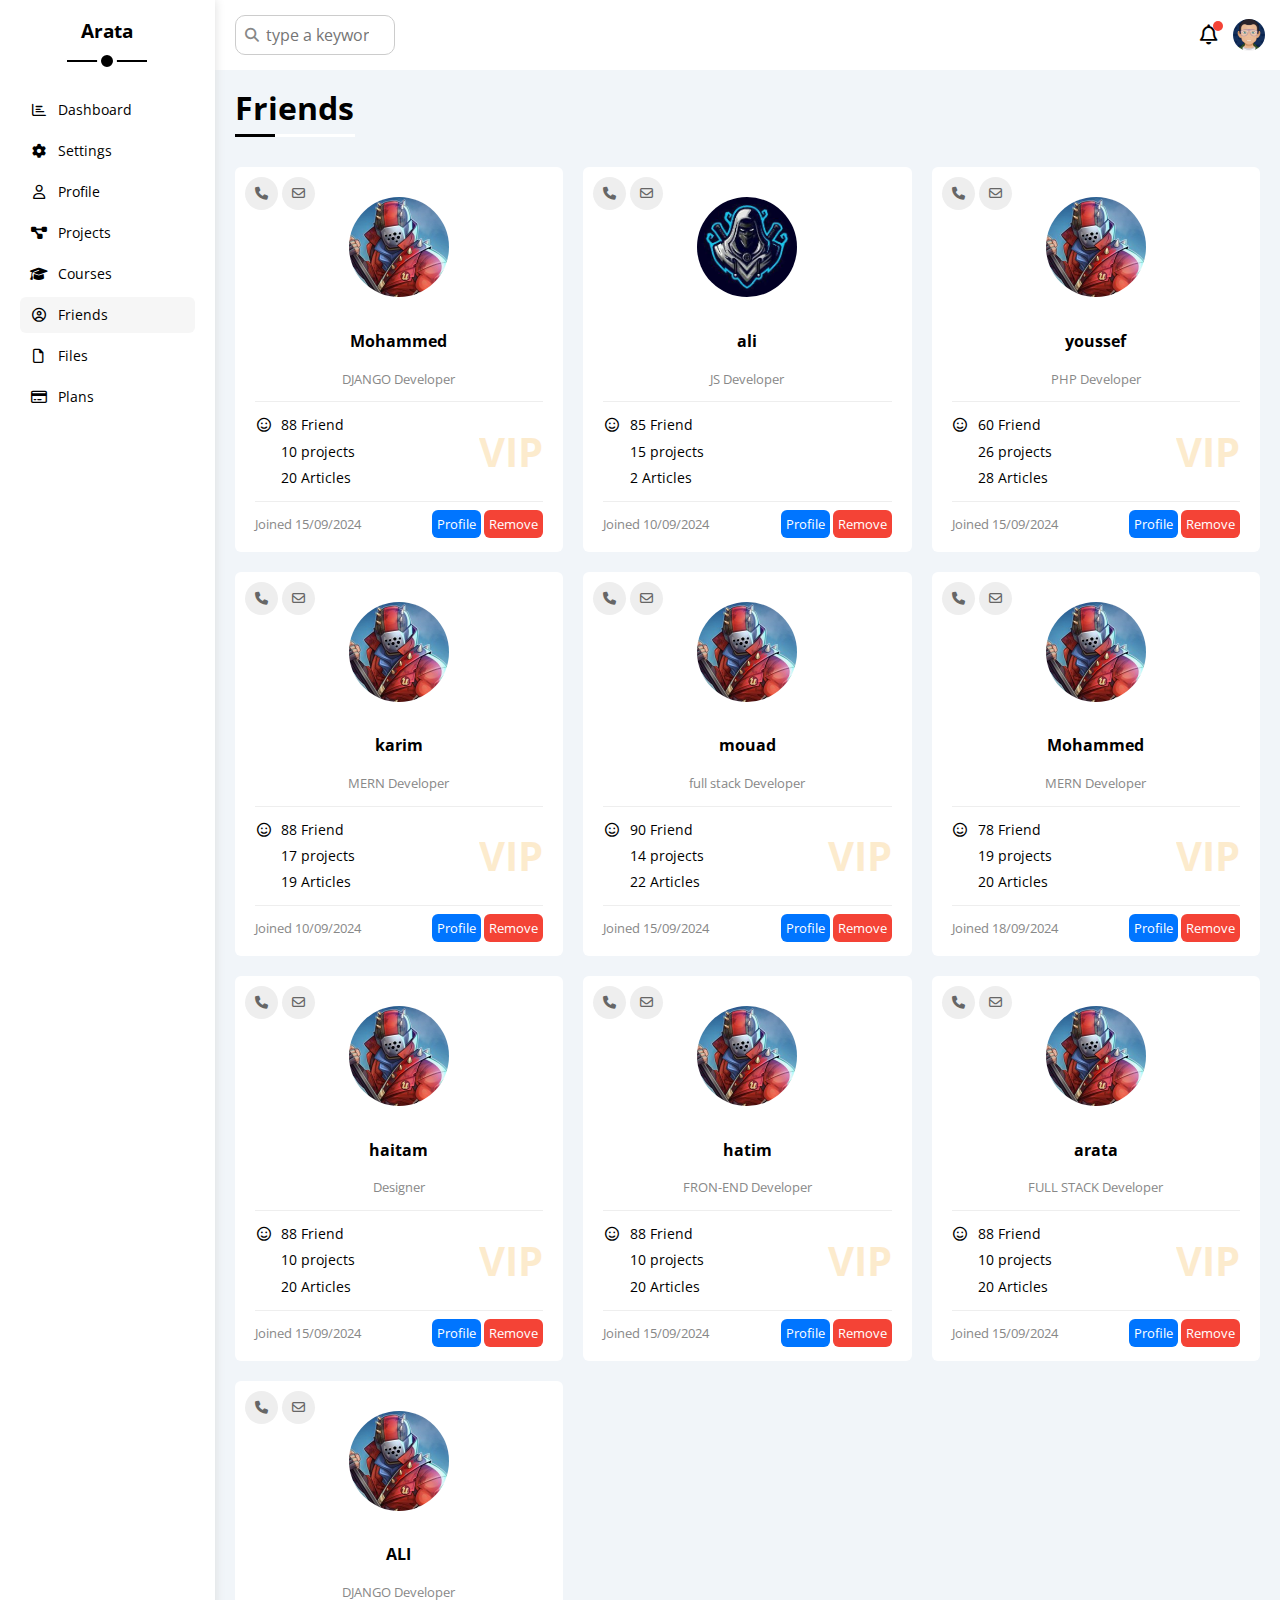
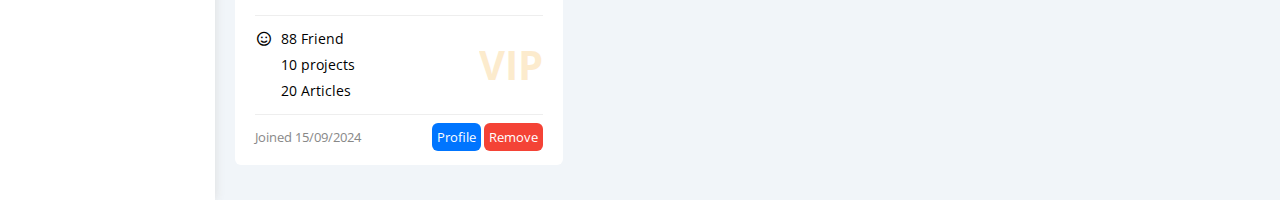
<file: friends.html>
<!DOCTYPE html>
<html lang="en">

<head>
    <meta charset="UTF-8">
    <meta http-equiv="X-UA-Compatible" content="ie=edge">
    <meta name="viewport" content="width=device-width, initial-scale=1.0">
    <!-- render elements of site -->
    <link rel="stylesheet" href="css/normalize.css">
    <!-- font awesome -->
    <link rel="stylesheet" href="css/all.min.css">
    <!-- framework -->
    <link rel="stylesheet" href="css/framework.css">
    <!-- google fonts -->
    <link rel="preconnect" href="https://fonts.googleapis.com">
    <link rel="preconnect" href="https://fonts.gstatic.com" crossorigin>
    <link href="https://fonts.googleapis.com/css2?family=Open+Sans:ital,wght@0,300..800;1,300..800&display=swap"
        rel="stylesheet">
    <!-- main style -->
    <link rel="stylesheet" href="css/main.css">
    <title>Friends</title>
</head>

<body>
    <div class="page d-flex">
    <div class="sidebar bg-white p-20 p-relative">
        <h3 class="p-relative text-c mt-0">Arata</h3>
        <ul>
            <li>
                <a class=" d-flex align-center fs-14 c-black rad-6 p-10" href="index.html">
                    <i class="fa-regular fa-chart-bar fa-fw"></i>
                    <span>Dashboard</span>
                </a>
            </li>
            <li>
                <a class="d-flex align-center fs-14 c-black rad-6 p-10" href="settings.html">
                    <i class="fa-solid fa-gear fa-fw"></i>
                    <span>Settings</span>
                </a>
            </li>
            <li>
                <a class="d-flex align-center fs-14 c-black rad-6 p-10" href="profile.html">
                    <i class="fa-regular fa-user fa-fw"></i>
                    <span>Profile</span>
                </a>
            </li>
            <li>
                <a class="d-flex align-center fs-14 c-black rad-6 p-10" href="projects.html">
                    <i class="fa-solid fa-diagram-project fa-fw"></i>
                    <span>Projects</span>
                </a>
            </li>
            <li>
                <a class="d-flex align-center fs-14 c-black rad-6 p-10" href="courses.html">
                    <i class="fa-solid fa-graduation-cap fa-fw"></i>
                    <span>Courses</span>
                </a>
            </li>
            <li>
                <a class="active d-flex align-center fs-14 c-black rad-6 p-10" href="friends.html">
                    <i class="fa-regular fa-circle-user fa-fw"></i>
                    <span>Friends</span>
                </a>
            </li>
            <li>
                <a class="d-flex align-center fs-14 c-black rad-6 p-10" href="files.html">
                    <i class="fa-regular fa-file fa-fw"></i>
                    <span>Files</span>
                </a>
            </li>
            <li>
                <a class="d-flex align-center fs-14 c-black rad-6 p-10" href="plans.html">
                    <i class="fa-regular fa-credit-card fa-fw"></i>
                    <span>Plans</span>
                </a>
            </li>
        </ul>
    </div>
        <div class="content w-full">
            <!-- START head -->
            <div class="head bg-white p-15 between-flex">
                <div class="search p-relative">
                    <input class="p-10" type="search" name="search" placeholder="type a keyword" id="">
                </div>
                <div class="icons d-flex align-center">
                    <span class="notification p-relative">
                        <i class="fa-regular fa-bell fa-lg"></i>
                    </span>
                    <img src="images/avatar.png" alt="">
                </div>
            </div>
            <!-- END head -->
            <h1 class="p-relative">Friends</h1>
            <div class="friends-page gap-20 d-grid m-20">
                <div class="friend bg-white p-relative  rad-6 p-20">
                    <div class="contact">
                        <i class="fa-solid fa-phone"></i>
                        <i class="fa-regular fa-envelope"></i>
                    </div>
                    <div class="text-c">
                        <img class="rad-half mt-10 mb-10 w-100 h-100" src="images/friend-01.jpg" alt="">
                        <h4 class="m-0">Mohammed</h4>
                        <p class="c-gray fs-13 mt-5 mb-0"> DJANGO Developer</p>
                    </div>
                    <div class="icons fs-14 p-relative">
                        <div class="mb-10">
                            <i class="fa-regular fa-face-smile fa-fw"></i>
                            <span>88 Friend</span>
                        </div>
                        <div class="mb-10">
                            <i class="fa-regular fa-code-commite fa-fw"></i>
                            <span>10 projects</span>
                        </div>
                        <div>
                            <i class="fa-regular fa-newspapper fa-fw"></i>
                            <span>20 Articles</span>
                        </div>
                        <span class="vip fw-bold c-orange">VIP</span>
                    </div>
                    <div class="info between-flex fs-13">
                        <span class="c-gray"> Joined 15/09/2024</span>
                        <div>
                            <a href="profile.html" class="bg-blue rad-6 p-5 c-white btn-shpe">Profile</a>
                            <a href="#" class="bg-red rad-6 p-5 c-white btn-shpe">Remove</a>
                        </div>
                    </div>
                </div>
                <div class="friend bg-white p-relative  rad-6 p-20">
                    <div class="contact">
                        <i class="fa-solid fa-phone"></i>
                        <i class="fa-regular fa-envelope"></i>
                    </div>
                    <div class="text-c">
                        <img class="rad-half mt-10 mb-10 w-100 h-100" src="images/friend-02.jpg" alt="">
                        <h4 class="m-0">ali</h4>
                        <p class="c-gray fs-13 mt-5 mb-0"> JS Developer</p>
                    </div>
                    <div class="icons fs-14 p-relative">
                        <div class="mb-10">
                            <i class="fa-regular fa-face-smile fa-fw"></i>
                            <span>85 Friend</span>
                        </div>
                        <div class="mb-10">
                            <i class="fa-regular fa-code-commite fa-fw"></i>
                            <span>15 projects</span>
                        </div>
                        <div>
                            <i class="fa-regular fa-newspapper fa-fw"></i>
                            <span>2 Articles</span>
                        </div>
                    </div>
                    <div class="info between-flex fs-13">
                        <span class="c-gray"> Joined 10/09/2024</span>
                        <div>
                            <a href="profile.html" class="bg-blue rad-6 p-5 c-white btn-shpe">Profile</a>
                            <a href="#" class="bg-red rad-6 p-5 c-white btn-shpe">Remove</a>
                        </div>
                    </div>
                </div>
                <div class="friend bg-white p-relative  rad-6 p-20">
                    <div class="contact">
                        <i class="fa-solid fa-phone"></i>
                        <i class="fa-regular fa-envelope"></i>
                    </div>
                    <div class="text-c">
                        <img class="rad-half mt-10 mb-10 w-100 h-100" src="images/friend-01.jpg" alt="">
                        <h4 class="m-0">youssef</h4>
                        <p class="c-gray fs-13 mt-5 mb-0"> PHP Developer</p>
                    </div>
                    <div class="icons fs-14 p-relative">
                        <div class="mb-10">
                            <i class="fa-regular fa-face-smile fa-fw"></i>
                            <span>60 Friend</span>
                        </div>
                        <div class="mb-10">
                            <i class="fa-regular fa-code-commite fa-fw"></i>
                            <span>26 projects</span>
                        </div>
                        <div>
                            <i class="fa-regular fa-newspapper fa-fw"></i>
                            <span>28 Articles</span>
                        </div>
                        <span class="vip fw-bold c-orange">VIP</span>
                    </div>
                    <div class="info between-flex fs-13">
                        <span class="c-gray"> Joined 15/09/2024</span>
                        <div>
                            <a href="profile.html" class="bg-blue rad-6 p-5 c-white btn-shpe">Profile</a>
                            <a href="#" class="bg-red rad-6 p-5 c-white btn-shpe">Remove</a>
                        </div>
                    </div>
                </div>
                <div class="friend bg-white p-relative  rad-6 p-20">
                    <div class="contact">
                        <i class="fa-solid fa-phone"></i>
                        <i class="fa-regular fa-envelope"></i>
                    </div>
                    <div class="text-c">
                        <img class="rad-half mt-10 mb-10 w-100 h-100" src="images/friend-01.jpg" alt="">
                        <h4 class="m-0">karim</h4>
                        <p class="c-gray fs-13 mt-5 mb-0"> MERN Developer</p>
                    </div>
                    <div class="icons fs-14 p-relative">
                        <div class="mb-10">
                            <i class="fa-regular fa-face-smile fa-fw"></i>
                            <span>88 Friend</span>
                        </div>
                        <div class="mb-10">
                            <i class="fa-regular fa-code-commite fa-fw"></i>
                            <span>17 projects</span>
                        </div>
                        <div>
                            <i class="fa-regular fa-newspapper fa-fw"></i>
                            <span>19 Articles</span>
                        </div>
                        <span class="vip fw-bold c-orange">VIP</span>
                    </div>
                    <div class="info between-flex fs-13">
                        <span class="c-gray"> Joined 10/09/2024</span>
                        <div>
                            <a href="profile.html" class="bg-blue rad-6 p-5 c-white btn-shpe">Profile</a>
                            <a href="#" class="bg-red rad-6 p-5 c-white btn-shpe">Remove</a>
                        </div>
                    </div>
                </div>
                <div class="friend bg-white p-relative  rad-6 p-20">
                    <div class="contact">
                        <i class="fa-solid fa-phone"></i>
                        <i class="fa-regular fa-envelope"></i>
                    </div>
                    <div class="text-c">
                        <img class="rad-half mt-10 mb-10 w-100 h-100" src="images/friend-01.jpg" alt="">
                        <h4 class="m-0">mouad</h4>
                        <p class="c-gray fs-13 mt-5 mb-0"> full stack Developer</p>
                    </div>
                    <div class="icons fs-14 p-relative">
                        <div class="mb-10">
                            <i class="fa-regular fa-face-smile fa-fw"></i>
                            <span>90 Friend</span>
                        </div>
                        <div class="mb-10">
                            <i class="fa-regular fa-code-commite fa-fw"></i>
                            <span>14 projects</span>
                        </div>
                        <div>
                            <i class="fa-regular fa-newspapper fa-fw"></i>
                            <span>22 Articles</span>
                        </div>
                        <span class="vip fw-bold c-orange">VIP</span>
                    </div>
                    <div class="info between-flex fs-13">
                        <span class="c-gray"> Joined 15/09/2024</span>
                        <div>
                            <a href="profile.html" class="bg-blue rad-6 p-5 c-white btn-shpe">Profile</a>
                            <a href="#" class="bg-red rad-6 p-5 c-white btn-shpe">Remove</a>
                        </div>
                    </div>
                </div>
                <div class="friend bg-white p-relative  rad-6 p-20">
                    <div class="contact">
                        <i class="fa-solid fa-phone"></i>
                        <i class="fa-regular fa-envelope"></i>
                    </div>
                    <div class="text-c">
                        <img class="rad-half mt-10 mb-10 w-100 h-100" src="images/friend-01.jpg" alt="">
                        <h4 class="m-0">Mohammed</h4>
                        <p class="c-gray fs-13 mt-5 mb-0"> MERN Developer</p>
                    </div>
                    <div class="icons fs-14 p-relative">
                        <div class="mb-10">
                            <i class="fa-regular fa-face-smile fa-fw"></i>
                            <span>78 Friend</span>
                        </div>
                        <div class="mb-10">
                            <i class="fa-regular fa-code-commite fa-fw"></i>
                            <span>19 projects</span>
                        </div>
                        <div>
                            <i class="fa-regular fa-newspapper fa-fw"></i>
                            <span>20 Articles</span>
                        </div>
                        <span class="vip fw-bold c-orange">VIP</span>
                    </div>
                    <div class="info between-flex fs-13">
                        <span class="c-gray"> Joined 18/09/2024</span>
                        <div>
                            <a href="profile.html" class="bg-blue rad-6 p-5 c-white btn-shpe">Profile</a>
                            <a href="#" class="bg-red rad-6 p-5 c-white btn-shpe">Remove</a>
                        </div>
                    </div>
                </div>
                <div class="friend bg-white p-relative  rad-6 p-20">
                    <div class="contact">
                        <i class="fa-solid fa-phone"></i>
                        <i class="fa-regular fa-envelope"></i>
                    </div>
                    <div class="text-c">
                        <img class="rad-half mt-10 mb-10 w-100 h-100" src="images/friend-01.jpg" alt="">
                        <h4 class="m-0">haitam</h4>
                        <p class="c-gray fs-13 mt-5 mb-0">Designer</p>
                    </div>
                    <div class="icons fs-14 p-relative">
                        <div class="mb-10">
                            <i class="fa-regular fa-face-smile fa-fw"></i>
                            <span>88 Friend</span>
                        </div>
                        <div class="mb-10">
                            <i class="fa-regular fa-code-commite fa-fw"></i>
                            <span>10 projects</span>
                        </div>
                        <div>
                            <i class="fa-regular fa-newspapper fa-fw"></i>
                            <span>20 Articles</span>
                        </div>
                        <span class="vip fw-bold c-orange">VIP</span>
                    </div>
                    <div class="info between-flex fs-13">
                        <span class="c-gray"> Joined 15/09/2024</span>
                        <div>
                            <a href="profile.html" class="bg-blue rad-6 p-5 c-white btn-shpe">Profile</a>
                            <a href="#" class="bg-red rad-6 p-5 c-white btn-shpe">Remove</a>
                        </div>
                    </div>
                </div>
                <div class="friend bg-white p-relative  rad-6 p-20">
                    <div class="contact">
                        <i class="fa-solid fa-phone"></i>
                        <i class="fa-regular fa-envelope"></i>
                    </div>
                    <div class="text-c">
                        <img class="rad-half mt-10 mb-10 w-100 h-100" src="images/friend-01.jpg" alt="">
                        <h4 class="m-0">hatim</h4>
                        <p class="c-gray fs-13 mt-5 mb-0"> FRON-END Developer</p>
                    </div>
                    <div class="icons fs-14 p-relative">
                        <div class="mb-10">
                            <i class="fa-regular fa-face-smile fa-fw"></i>
                            <span>88 Friend</span>
                        </div>
                        <div class="mb-10">
                            <i class="fa-regular fa-code-commite fa-fw"></i>
                            <span>10 projects</span>
                        </div>
                        <div>
                            <i class="fa-regular fa-newspapper fa-fw"></i>
                            <span>20 Articles</span>
                        </div>
                        <span class="vip fw-bold c-orange">VIP</span>
                    </div>
                    <div class="info between-flex fs-13">
                        <span class="c-gray"> Joined 15/09/2024</span>
                        <div>
                            <a href="profile.html" class="bg-blue rad-6 p-5 c-white btn-shpe">Profile</a>
                            <a href="#" class="bg-red rad-6 p-5 c-white btn-shpe">Remove</a>
                        </div>
                    </div>
                </div>
                <div class="friend bg-white p-relative  rad-6 p-20">
                    <div class="contact">
                        <i class="fa-solid fa-phone"></i>
                        <i class="fa-regular fa-envelope"></i>
                    </div>
                    <div class="text-c">
                        <img class="rad-half mt-10 mb-10 w-100 h-100" src="images/friend-01.jpg" alt="">
                        <h4 class="m-0">arata</h4>
                        <p class="c-gray fs-13 mt-5 mb-0">FULL STACK Developer</p>
                    </div>
                    <div class="icons fs-14 p-relative">
                        <div class="mb-10">
                            <i class="fa-regular fa-face-smile fa-fw"></i>
                            <span>88 Friend</span>
                        </div>
                        <div class="mb-10">
                            <i class="fa-regular fa-code-commite fa-fw"></i>
                            <span>10 projects</span>
                        </div>
                        <div>
                            <i class="fa-regular fa-newspapper fa-fw"></i>
                            <span>20 Articles</span>
                        </div>
                        <span class="vip fw-bold c-orange">VIP</span>
                    </div>
                    <div class="info between-flex fs-13">
                        <span class="c-gray"> Joined 15/09/2024</span>
                        <div>
                            <a href="profile.html" class="bg-blue rad-6 p-5 c-white btn-shpe">Profile</a>
                            <a href="#" class="bg-red rad-6 p-5 c-white btn-shpe">Remove</a>
                        </div>
                    </div>
                </div>
                <div class="friend bg-white p-relative  rad-6 p-20">
                    <div class="contact">
                        <i class="fa-solid fa-phone"></i>
                        <i class="fa-regular fa-envelope"></i>
                    </div>
                    <div class="text-c">
                        <img class="rad-half mt-10 mb-10 w-100 h-100" src="images/friend-01.jpg" alt="">
                        <h4 class="m-0">ALI</h4>
                        <p class="c-gray fs-13 mt-5 mb-0"> DJANGO Developer</p>
                    </div>
                    <div class="icons fs-14 p-relative">
                        <div class="mb-10">
                            <i class="fa-regular fa-face-smile fa-fw"></i>
                            <span>88 Friend</span>
                        </div>
                        <div class="mb-10">
                            <i class="fa-regular fa-code-commite fa-fw"></i>
                            <span>10 projects</span>
                        </div>
                        <div>
                            <i class="fa-regular fa-newspapper fa-fw"></i>
                            <span>20 Articles</span>
                        </div>
                        <span class="vip fw-bold c-orange">VIP</span>
                    </div>
                    <div class="info between-flex fs-13">
                        <span class="c-gray"> Joined 15/09/2024</span>
                        <div>
                            <a href="profile.html" class="bg-blue rad-6 p-5 c-white btn-shpe">Profile</a>
                            <a href="#" class="bg-red rad-6 p-5 c-white btn-shpe">Remove</a>
                        </div>
                    </div>
                </div>
            </div>
        </div>
    </div>
</body>

</html>
</file>
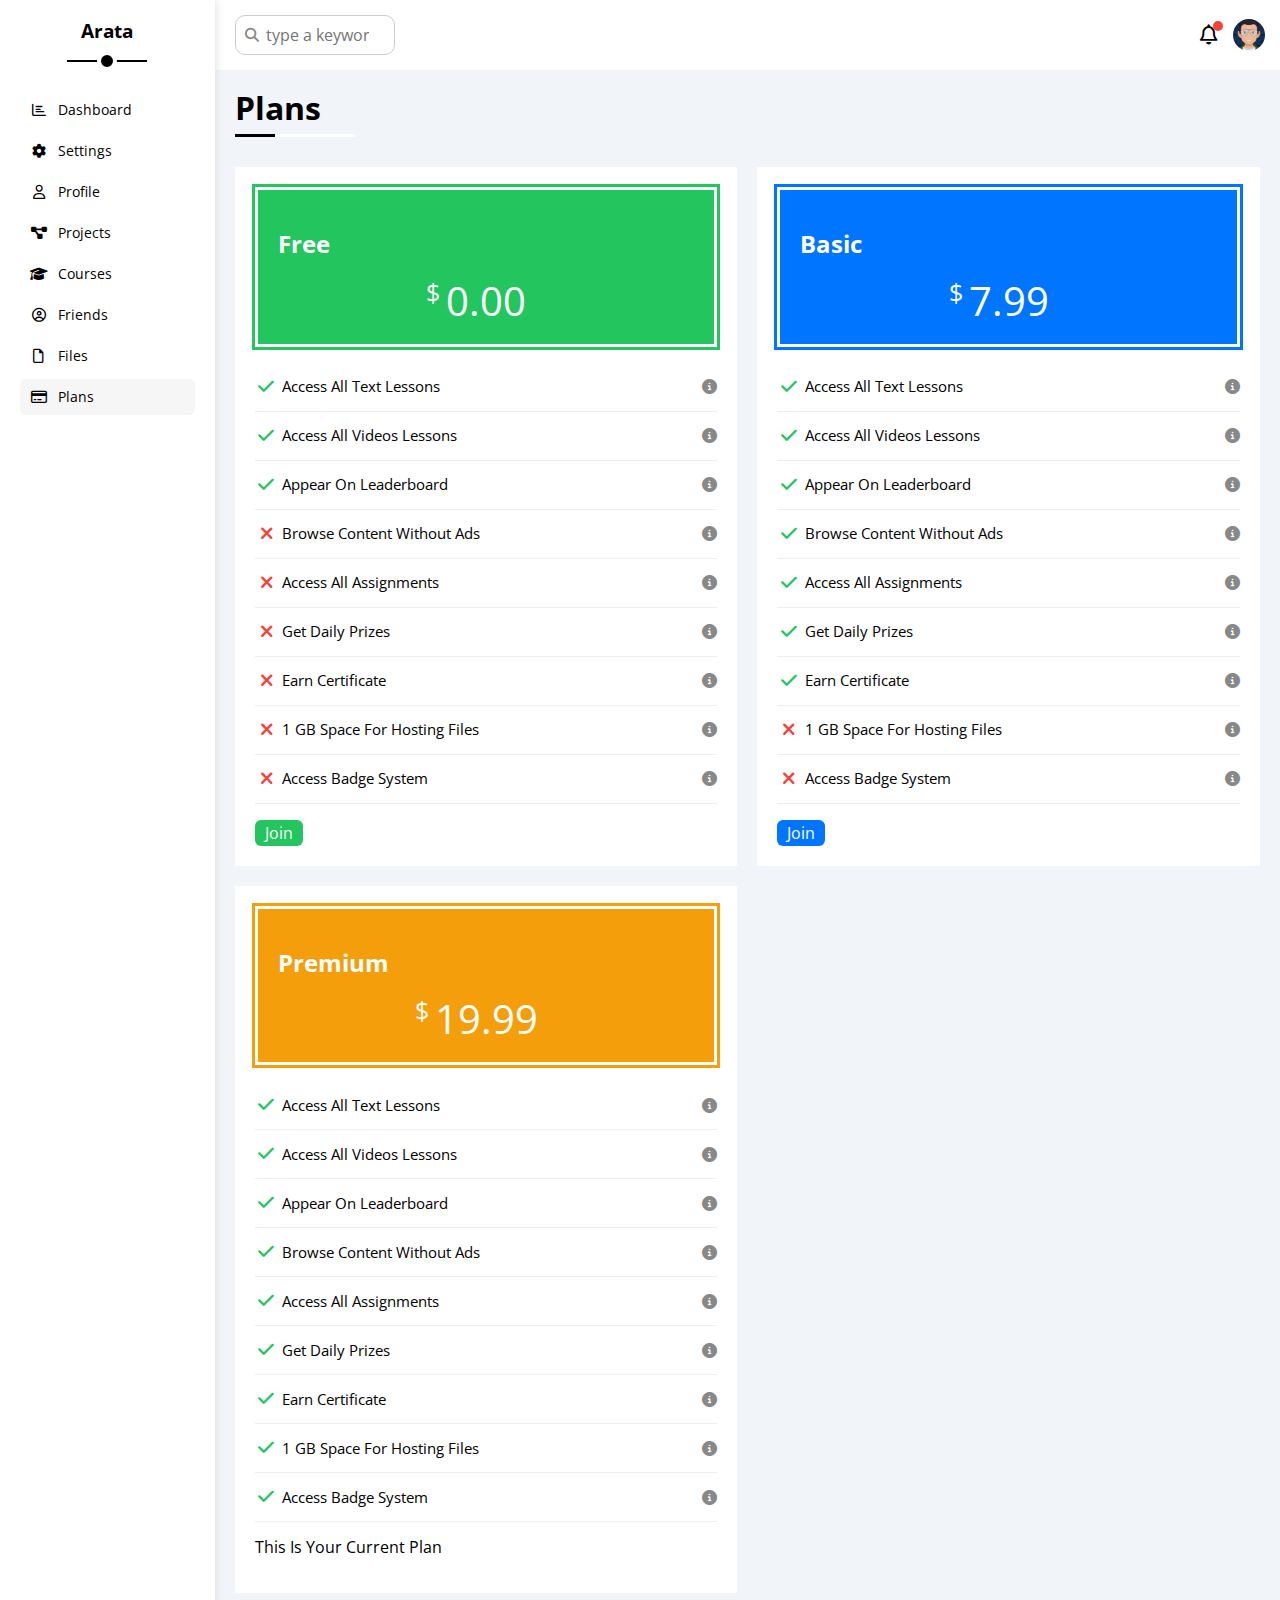
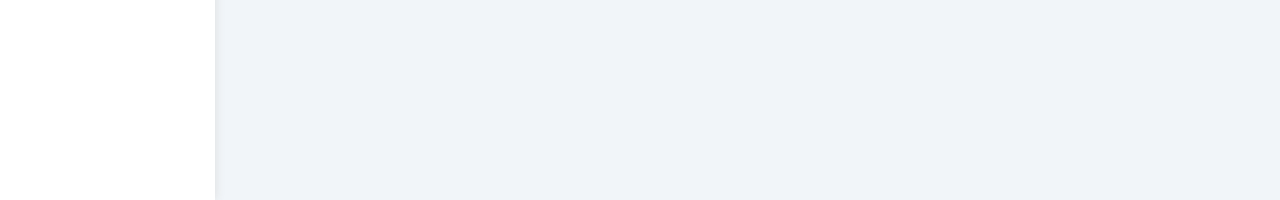
<file: plans.html>
<!DOCTYPE html>
<html lang="en">

<head>
    <meta charset="UTF-8">
    <meta http-equiv="X-UA-Compatible" content="ie=edge">
    <meta name="viewport" content="width=device-width, initial-scale=1.0">
    <!-- render elements of site -->
    <link rel="stylesheet" href="css/normalize.css">
    <!-- font awesome -->
    <link rel="stylesheet" href="css/all.min.css">
    <!-- framework -->
    <link rel="stylesheet" href="css/framework.css">
    <!-- google fonts -->
    <link rel="preconnect" href="https://fonts.googleapis.com">
    <link rel="preconnect" href="https://fonts.gstatic.com" crossorigin>
    <link href="https://fonts.googleapis.com/css2?family=Open+Sans:ital,wght@0,300..800;1,300..800&display=swap"
        rel="stylesheet">
    <!-- main style -->
    <link rel="stylesheet" href="css/main.css">
    <title>Plans</title>
</head>

<body>
    <div class="page d-flex">
        <div class="sidebar bg-white p-20 p-relative">
            <h3 class="p-relative text-c mt-0">Arata</h3>
            <ul>
                <li>
                    <a class=" d-flex align-center fs-14 c-black rad-6 p-10" href="index.html">
                        <i class="fa-regular fa-chart-bar fa-fw"></i>
                        <span>Dashboard</span>
                    </a>
                </li>
                <li>
                    <a class="d-flex align-center fs-14 c-black rad-6 p-10" href="settings.html">
                        <i class="fa-solid fa-gear fa-fw"></i>
                        <span>Settings</span>
                    </a>
                </li>
                <li>
                    <a class="d-flex align-center fs-14 c-black rad-6 p-10" href="profile.html">
                        <i class="fa-regular fa-user fa-fw"></i>
                        <span>Profile</span>
                    </a>
                </li>
                <li>
                    <a class="d-flex align-center fs-14 c-black rad-6 p-10" href="projects.html">
                        <i class="fa-solid fa-diagram-project fa-fw"></i>
                        <span>Projects</span>
                    </a>
                </li>
                <li>
                    <a class="d-flex align-center fs-14 c-black rad-6 p-10" href="courses.html">
                        <i class="fa-solid fa-graduation-cap fa-fw"></i>
                        <span>Courses</span>
                    </a>
                </li>
                <li>
                    <a class="d-flex align-center fs-14 c-black rad-6 p-10" href="friends.html">
                        <i class="fa-regular fa-circle-user fa-fw"></i>
                        <span>Friends</span>
                    </a>
                </li>
                <li>
                    <a class="d-flex align-center fs-14 c-black rad-6 p-10" href="files.html">
                        <i class="fa-regular fa-file fa-fw"></i>
                        <span>Files</span>
                    </a>
                </li>
                <li>
                    <a class="active d-flex align-center fs-14 c-black rad-6 p-10" href="plans.html">
                        <i class="fa-regular fa-credit-card fa-fw"></i>
                        <span>Plans</span>
                    </a>
                </li>
            </ul>
        </div>
        <div class="content w-full">
            <!-- START head -->
            <div class="head bg-white p-15 between-flex">
                <div class="search p-relative">
                    <input class="p-10" type="search" name="search" placeholder="type a keyword" id="">
                </div>
                <div class="icons d-flex align-center">
                    <span class="notification p-relative">
                        <i class="fa-regular fa-bell fa-lg"></i>
                    </span>
                    <img src="images/avatar.png" alt="">
                </div>
            </div>
            <!-- END head -->
            <h1 class="p-relative">Plans</h1>
            <div class="plans-page d-grid m-20 gap-20">
                <div class="plan green bg-white p-20">
                    <div class="top bg-green txt-c p-20">
                        <h2 class="m-0 c-white">Free</h2>
                        <div class="price c-white"><span>$</span>0.00</div>
                    </div>
                    <ul>
                        <li>
                            <i class="fa-solid fa-check fa-fw yes"></i>
                            <span>Access All Text Lessons</span>
                            <i class="fa-solid fa-circle-info help"></i>
                        </li>
                        <li>
                            <i class="fa-solid fa-check fa-fw yes"></i>
                            <span>Access All Videos Lessons</span>
                            <i class="fa-solid fa-circle-info help"></i>
                        </li>
                        <li>
                            <i class="fa-solid fa-check fa-fw yes"></i>
                            <span>Appear On Leaderboard</span>
                            <i class="fa-solid fa-circle-info help"></i>
                        </li>
                        <li>
                            <i class="fa-solid fa-xmark fa-fw"></i>
                            <span>Browse Content Without Ads</span>
                            <i class="fa-solid fa-circle-info help"></i>
                        </li>
                        <li>
                            <i class="fa-solid fa-xmark fa-fw"></i>
                            <span>Access All Assignments</span>
                            <i class="fa-solid fa-circle-info help"></i>
                        </li>
                        <li>
                            <i class="fa-solid fa-xmark fa-fw"></i>
                            <span>Get Daily Prizes</span>
                            <i class="fa-solid fa-circle-info help"></i>
                        </li>
                        <li>
                            <i class="fa-solid fa-xmark fa-fw"></i>
                            <span>Earn Certificate</span>
                            <i class="fa-solid fa-circle-info help"></i>
                        </li>
                        <li>
                            <i class="fa-solid fa-xmark fa-fw"></i>
                            <span>1 GB Space For Hosting Files</span>
                            <i class="fa-solid fa-circle-info help"></i>
                        </li>
                        <li>
                            <i class="fa-solid fa-xmark fa-fw"></i>
                            <span>Access Badge System</span>
                            <i class="fa-solid fa-circle-info help"></i>
                        </li>
                    </ul>
                    <a href="#" class="btn-shape bg-green c-white d-block w-fit">Join</a>
                </div>
                <div class="plan blue bg-white p-20">
                    <div class="top bg-blue txt-c p-20">
                        <h2 class="m-0 c-white">Basic</h2>
                        <div class="price c-white"><span>$</span>7.99</div>
                    </div>
                    <ul class="list-none p-0">
                        <li>
                            <i class="fa-solid fa-check fa-fw yes"></i>
                            <span>Access All Text Lessons</span>
                            <i class="fa-solid fa-circle-info help"></i>
                        </li>
                        <li>
                            <i class="fa-solid fa-check fa-fw yes"></i>
                            <span>Access All Videos Lessons</span>
                            <i class="fa-solid fa-circle-info help"></i>
                        </li>
                        <li>
                            <i class="fa-solid fa-check fa-fw yes"></i>
                            <span>Appear On Leaderboard</span>
                            <i class="fa-solid fa-circle-info help"></i>
                        </li>
                        <li>
                            <i class="fa-solid fa-check fa-fw yes"></i>
                            <span>Browse Content Without Ads</span>
                            <i class="fa-solid fa-circle-info help"></i>
                        </li>
                        <li>
                            <i class="fa-solid fa-check fa-fw yes"></i>
                            <span>Access All Assignments</span>
                            <i class="fa-solid fa-circle-info help"></i>
                        </li>
                        <li>
                            <i class="fa-solid fa-check fa-fw yes"></i>
                            <span>Get Daily Prizes</span>
                            <i class="fa-solid fa-circle-info help"></i>
                        </li>
                        <li>
                            <i class="fa-solid fa-check fa-fw yes"></i>
                            <span>Earn Certificate</span>
                            <i class="fa-solid fa-circle-info help"></i>
                        </li>
                        <li>
                            <i class="fa-solid fa-xmark fa-fw"></i>
                            <span>1 GB Space For Hosting Files</span>
                            <i class="fa-solid fa-circle-info help"></i>
                        </li>
                        <li>
                            <i class="fa-solid fa-xmark fa-fw"></i>
                            <span>Access Badge System</span>
                            <i class="fa-solid fa-circle-info help"></i>
                        </li>
                    </ul>
                    <a href="#" class="btn-shape bg-blue c-white d-block w-fit">Join</a>
                </div>
                <div class="plan orange bg-white p-20">
                    <div class="top bg-orange txt-c p-20">
                        <h2 class="m-0 c-white">Premium</h2>
                        <div class="price c-white"><span>$</span>19.99</div>
                    </div>
                    <ul class="list-none p-0">
                        <li>
                            <i class="fa-solid fa-check fa-fw yes"></i>
                            <span>Access All Text Lessons</span>
                            <i class="fa-solid fa-circle-info help"></i>
                        </li>
                        <li>
                            <i class="fa-solid fa-check fa-fw yes"></i>
                            <span>Access All Videos Lessons</span>
                            <i class="fa-solid fa-circle-info help"></i>
                        </li>
                        <li>
                            <i class="fa-solid fa-check fa-fw yes"></i>
                            <span>Appear On Leaderboard</span>
                            <i class="fa-solid fa-circle-info help"></i>
                        </li>
                        <li>
                            <i class="fa-solid fa-check fa-fw yes"></i>
                            <span>Browse Content Without Ads</span>
                            <i class="fa-solid fa-circle-info help"></i>
                        </li>
                        <li>
                            <i class="fa-solid fa-check fa-fw yes"></i>
                            <span>Access All Assignments</span>
                            <i class="fa-solid fa-circle-info help"></i>
                        </li>
                        <li>
                            <i class="fa-solid fa-check fa-fw yes"></i>
                            <span>Get Daily Prizes</span>
                            <i class="fa-solid fa-circle-info help"></i>
                        </li>
                        <li>
                            <i class="fa-solid fa-check fa-fw yes"></i>
                            <span>Earn Certificate</span>
                            <i class="fa-solid fa-circle-info help"></i>
                        </li>
                        <li>
                            <i class="fa-solid fa-check fa-fw yes"></i>
                            <span>1 GB Space For Hosting Files</span>
                            <i class="fa-solid fa-circle-info help"></i>
                        </li>
                        <li>
                            <i class="fa-solid fa-check fa-fw yes"></i>
                            <span>Access Badge System</span>
                            <i class="fa-solid fa-circle-info help"></i>
                        </li>
                    </ul>
                    <p class="c-grey m-0 txt-c">This Is Your Current Plan</p>
                </div>
            </div>
        </div>
    </div>
</body>

</html>
</file>
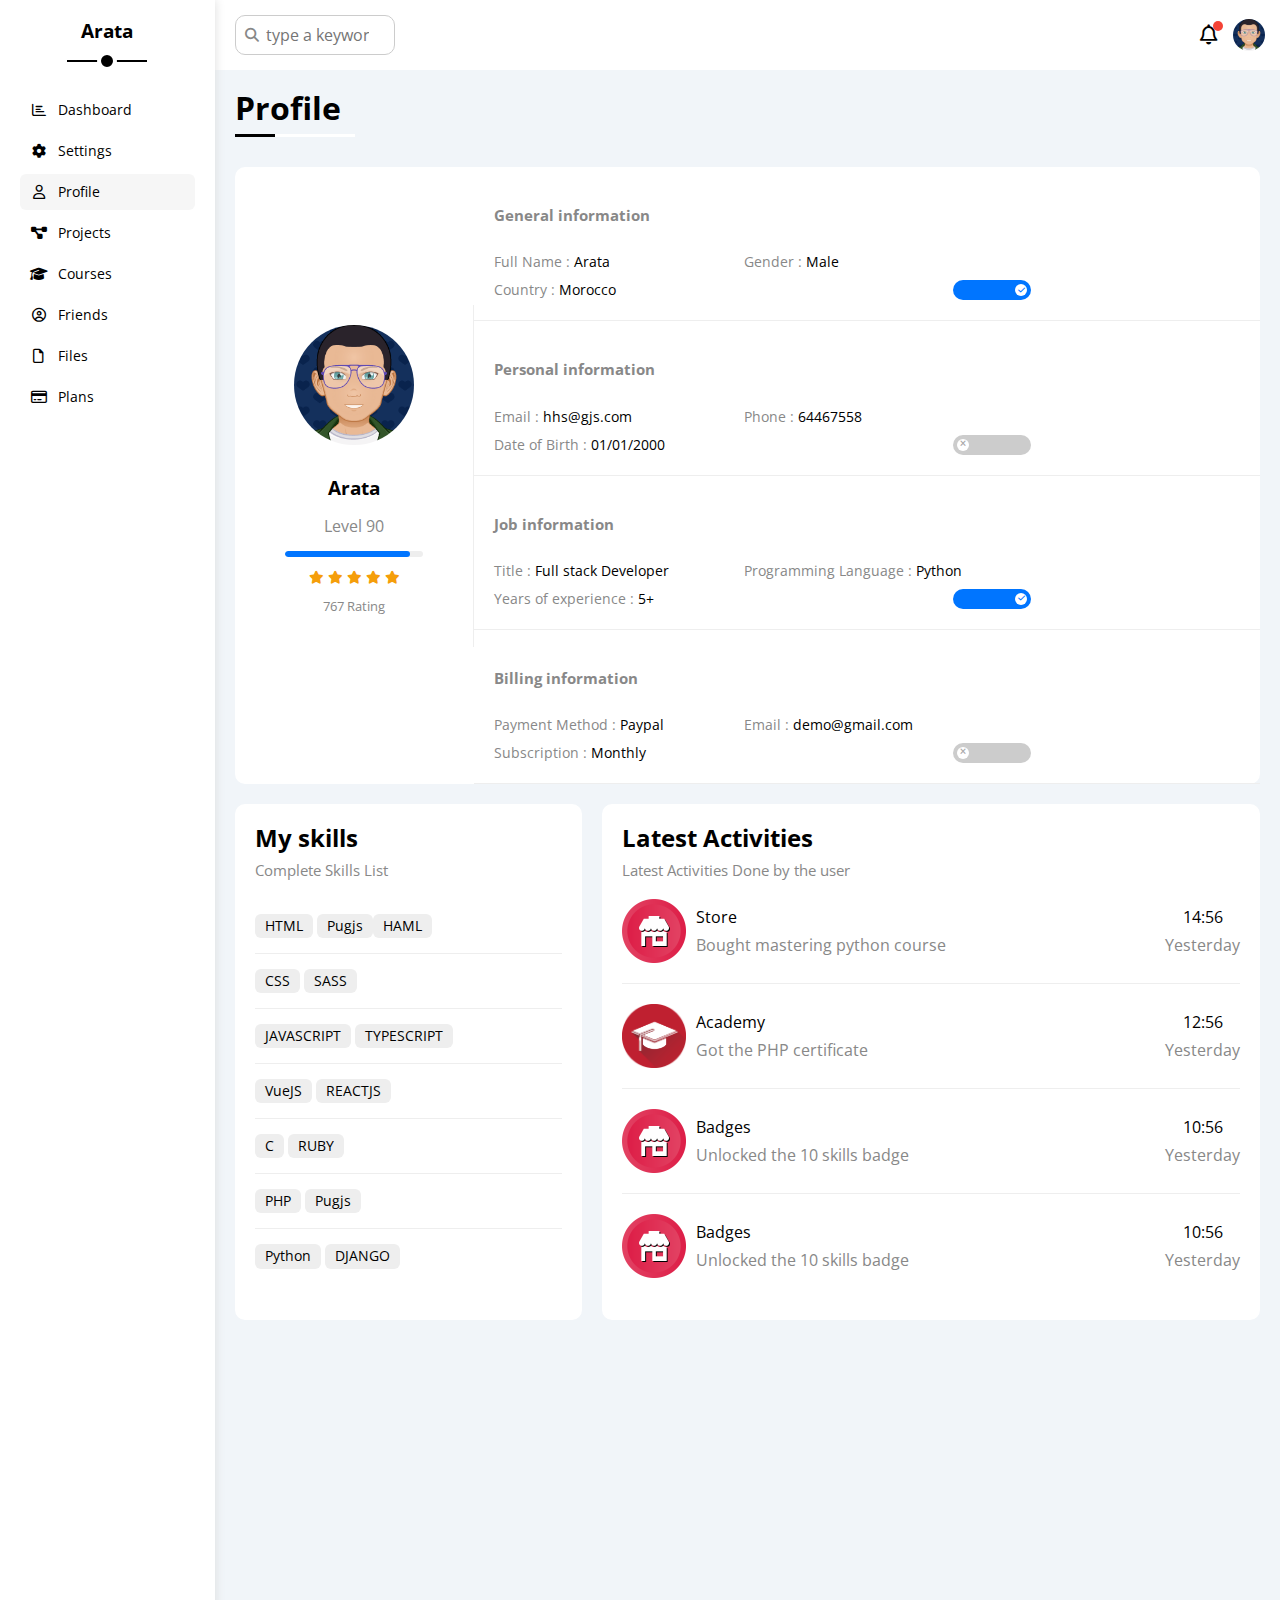
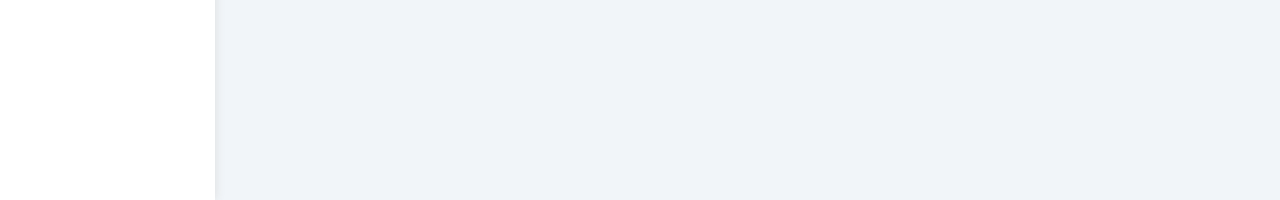
<file: profile.html>
<!DOCTYPE html>
<html lang="en">

<head>
    <meta charset="UTF-8">
    <meta http-equiv="X-UA-Compatible" content="ie=edge">
    <meta name="viewport" content="width=device-width, initial-scale=1.0">
    <!-- render elements of site -->
    <link rel="stylesheet" href="css/normalize.css">
    <!-- font awesome -->
    <link rel="stylesheet" href="css/all.min.css">
    <!-- framework -->
    <link rel="stylesheet" href="css/framework.css">
    <!-- google fonts -->
    <link rel="preconnect" href="https://fonts.googleapis.com">
    <link rel="preconnect" href="https://fonts.gstatic.com" crossorigin>
    <link href="https://fonts.googleapis.com/css2?family=Open+Sans:ital,wght@0,300..800;1,300..800&display=swap"
        rel="stylesheet">
    <!-- main style -->
    <link rel="stylesheet" href="css/main.css">
    <title>Profile</title>
</head>

<body>
    <div class="page d-flex">
    <div class="sidebar bg-white p-20 p-relative">
        <h3 class="p-relative text-c mt-0">Arata</h3>
        <ul>
            <li>
                <a class=" d-flex align-center fs-14 c-black rad-6 p-10" href="index.html">
                    <i class="fa-regular fa-chart-bar fa-fw"></i>
                    <span>Dashboard</span>
                </a>
            </li>
            <li>
                <a class="d-flex align-center fs-14 c-black rad-6 p-10" href="settings.html">
                    <i class="fa-solid fa-gear fa-fw"></i>
                    <span>Settings</span>
                </a>
            </li>
            <li>
                <a class="active d-flex align-center fs-14 c-black rad-6 p-10" href="profile.html">
                    <i class="fa-regular fa-user fa-fw"></i>
                    <span>Profile</span>
                </a>
            </li>
            <li>
                <a class="d-flex align-center fs-14 c-black rad-6 p-10" href="projects.html">
                    <i class="fa-solid fa-diagram-project fa-fw"></i>
                    <span>Projects</span>
                </a>
            </li>
            <li>
                <a class="d-flex align-center fs-14 c-black rad-6 p-10" href="courses.html">
                    <i class="fa-solid fa-graduation-cap fa-fw"></i>
                    <span>Courses</span>
                </a>
            </li>
            <li>
                <a class="d-flex align-center fs-14 c-black rad-6 p-10" href="friends.html">
                    <i class="fa-regular fa-circle-user fa-fw"></i>
                    <span>Friends</span>
                </a>
            </li>
            <li>
                <a class="d-flex align-center fs-14 c-black rad-6 p-10" href="files.html">
                    <i class="fa-regular fa-file fa-fw"></i>
                    <span>Files</span>
                </a>
            </li>
            <li>
                <a class="d-flex align-center fs-14 c-black rad-6 p-10" href="plans.html">
                    <i class="fa-regular fa-credit-card fa-fw"></i>
                    <span>Plans</span>
                </a>
            </li>
        </ul>
    </div>
        <div class="content w-full">
            <!-- START head -->
            <div class="head bg-white p-15 between-flex">
                <div class="search p-relative">
                    <input class="p-10" type="search" name="search" placeholder="type a keyword" id="">
                </div>
                <div class="icons d-flex align-center">
                    <span class="notification p-relative">
                        <i class="fa-regular fa-bell fa-lg"></i>
                    </span>
                    <img src="images/avatar.png" alt="">
                </div>
            </div>
            <!-- END head -->
            <h1 class="p-relative">Profile</h1>
            <div class="profile-page m-20">
                <!-- START OVERVIEW -->
                <div class="overview bg-white rad-10 d-flex align-center">
                    <div class="avatar-box text-c p-20">
                        <img class="rad-half mb-10" src="images/avatar.png" alt="">
                        <h3 class="m-0 ">Arata</h3>
                        <p class="c-gray mt-10">Level 90</p>
                        <div class="level rad-6 bg-eee p-relative">
                            <span style="width: 90%;"></span>
                        </div>
                        <div class="ratin mt-10 mb-10">
                            <i class="fa-solid fa-star c-orange fs-13"></i>
                            <i class="fa-solid fa-star c-orange fs-13"></i>
                            <i class="fa-solid fa-star c-orange fs-13"></i>
                            <i class="fa-solid fa-star c-orange fs-13"></i>
                            <i class="fa-solid fa-star c-orange fs-13"></i>
                        </div>
                        <p class="c-gray m-0 fs-13 ">767 Rating</p>
                    </div>
                    <div class="info-box w-full text-c-mobile">
                        <div class="box p-20 d-flex align-center">
                            <h4 class="c-gray fs-15 m-0 w-full"> General information</h4>
                            <div class="fs-14">
                                <span class="c-gray">Full Name :</span>
                                <span>Arata</span>
                            </div>
                            <div class="fs-14">
                                <span class="c-gray">Gender :</span>
                                <span>Male</span>
                            </div>
                            <div class="fs-14">
                                <span class="c-gray">Country :</span>
                                <span>Morocco</span>
                            </div>
                            <div class="fs-14">
                                <label>
                                    <input class="toggle-checkbox" type="checkbox" checked>
                                    <div class="toggle-switch"></div>
                                </label>
                            </div>

                        </div>
                        <div class="box p-20 d-flex align-center">
                            <h4 class="c-gray fs-15 m-0 w-full">Personal information</h4>
                            <div class="fs-14">
                                <span class="c-gray">Email :</span>
                                <span>hhs@gjs.com</span>
                            </div>
                            <div class="fs-14">
                                <span class="c-gray">Phone :</span>
                                <span>64467558</span>
                            </div>
                            <div class="fs-14">
                                <span class="c-gray">Date of Birth :</span>
                                <span>01/01/2000</span>
                            </div>
                            <div class="fs-14">
                                <label>
                                    <input class="toggle-checkbox" type="checkbox">
                                    <div class="toggle-switch"></div>
                                </label>
                            </div>

                        </div>
                        <div class="box p-20 d-flex align-center">
                            <h4 class="c-gray fs-15 m-0 w-full">Job information</h4>
                            <div class="fs-14">
                                <span class="c-gray">Title :</span>
                                <span>Full stack Developer</span>
                            </div>
                            <div class="fs-14">
                                <span class="c-gray">Programming Language :</span>
                                <span>Python</span>
                            </div>
                            <div class="fs-14">
                                <span class="c-gray">Years of experience :</span>
                                <span>5+</span>
                            </div>
                            <div class="fs-14">
                                <label>
                                    <input class="toggle-checkbox" type="checkbox" checked>
                                    <div class="toggle-switch"></div>
                                </label>
                            </div>

                        </div>
                        <div class="box p-20 d-flex align-center">
                            <h4 class="c-gray fs-15 m-0 w-full"> Billing information</h4>
                            <div class="fs-14">
                                <span class="c-gray">Payment Method :</span>
                                <span>Paypal</span>
                            </div>
                            <div class="fs-14">
                                <span class="c-gray">Email :</span>
                                <span>demo@gmail.com</span>
                            </div>
                            <div class="fs-14">
                                <span class="c-gray">Subscription :</span>
                                <span>Monthly</span>
                            </div>
                            <div class="fs-14">
                                <label>
                                    <input class="toggle-checkbox" type="checkbox">
                                    <div class="toggle-switch"></div>
                                </label>
                            </div>

                        </div>
                    </div>
                </div>
                <!-- END OVERVIEW -->
                <!-- START other data -->
                <div class="other-data d-flex gap-20">
                    <div class="skills-card p-20 bg-white p-20 rad-10 mt-20">
                        <h2 class="mt-0 mb-10"> My skills</h2>
                        <p class="mt-0 mb-20 c-gray fs-15">Complete Skills List</p>
                        <ul class="m-0 text-c-mobile">
                            <li><span>HTML</span> <span>Pugjs</span><span>HAML</span></li>
                            <li><span>CSS</span> <span>SASS</span></li>
                            <li><span>JAVASCRIPT</span> <span>TYPESCRIPT</span></li>
                            <li><span>VueJS</span> <span>REACTJS</span></li>
                            <li><span>C</span> <span>RUBY</span></li>
                            <li><span>PHP</span> <span>Pugjs</span></li>
                            <li><span>Python</span> <span>DJANGO</span></li>
                        </ul>
                    </div>
                    <div class="activities p-20 bg-white rad-10 mt-20">
                        <h2 class="mt-0 mb-10">Latest Activities</h2>
                        <p class="mt-0 mb-20 c-gray fs-15">Latest Activities Done by the user</p>
                        <div class="activity d-flex align-center text-c-mobile">
                            <img src="images/activity-01.png" alt="">
                            <div class="info">
                                <span class="d-block mb-10">Store</span>
                                <span class="c-gray">Bought mastering python course</span>
                            </div>
                            <div class="date">
                                <span class="d-block mb-10">14:56</span>
                                <span class="c-gray">Yesterday</span>
                            </div>
                        </div>
                        <div class="activity d-flex align-center text-c-mobile">
                            <img src="images/activity-02.png" alt="">
                            <div class="info">
                                <span class="d-block mb-10">Academy</span>
                                <span class="c-gray">Got the PHP certificate</span>
                            </div>
                            <div class="date">
                                <span class="d-block mb-10">12:56</span>
                                <span class="c-gray">Yesterday</span>
                            </div>
                        </div>
                        <div class="activity d-flex align-center text-c-mobile">
                            <img src="images/activity-01.png" alt="">
                            <div class="info">
                                <span class="d-block mb-10">Badges</span>
                                <span class="c-gray">Unlocked the 10 skills badge</span>
                            </div>
                            <div class="date">
                                <span class="d-block mb-10">10:56</span>
                                <span class="c-gray">Yesterday</span>
                            </div>
                        </div>
                        <div class="activity d-flex align-center text-c-mobile">
                            <img src="images/activity-01.png" alt="">
                            <div class="info">
                                <span class="d-block mb-10">Badges</span>
                                <span class="c-gray">Unlocked the 10 skills badge</span>
                            </div>
                            <div class="date">
                                <span class="d-block mb-10">10:56</span>
                                <span class="c-gray">Yesterday</span>
                            </div>
                        </div>
                    </div>
                </div>
                <!-- END other data -->
            </div>
        </div>
    </div>
</body>

</html>
</file>
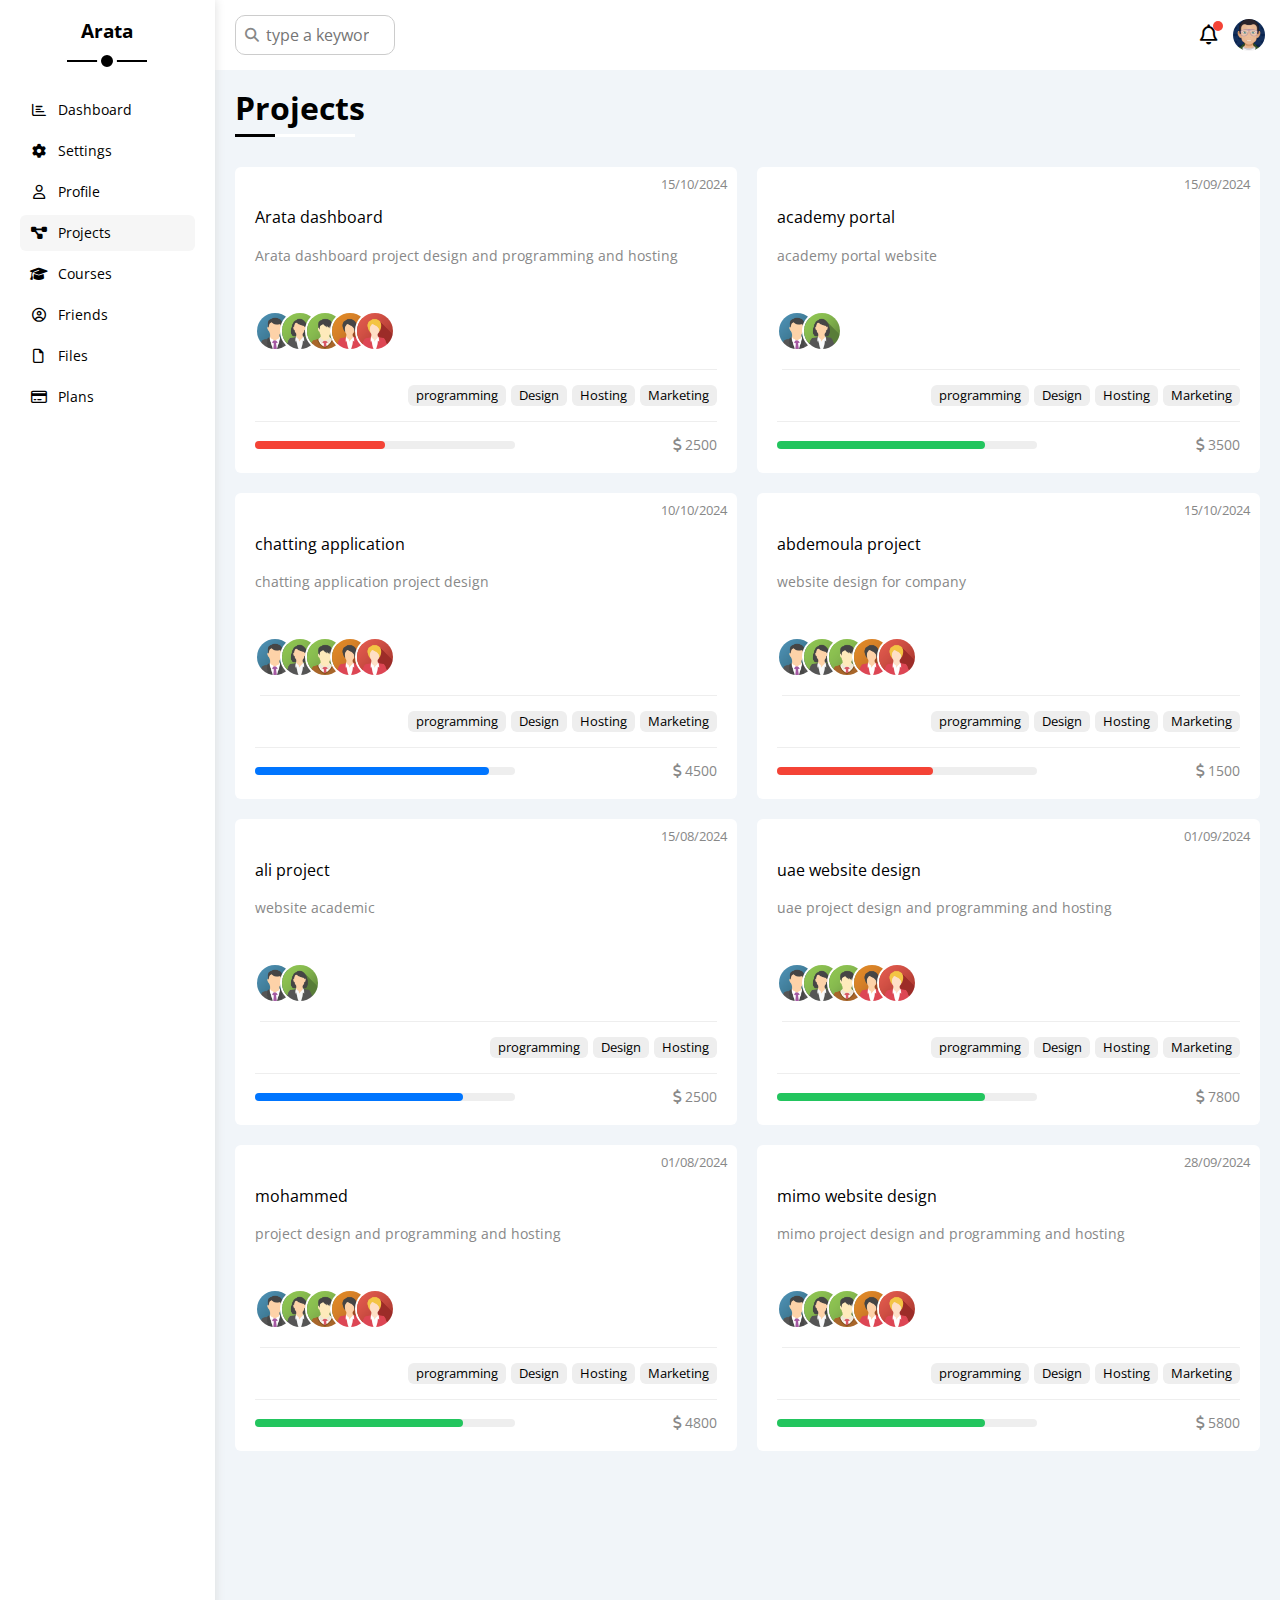
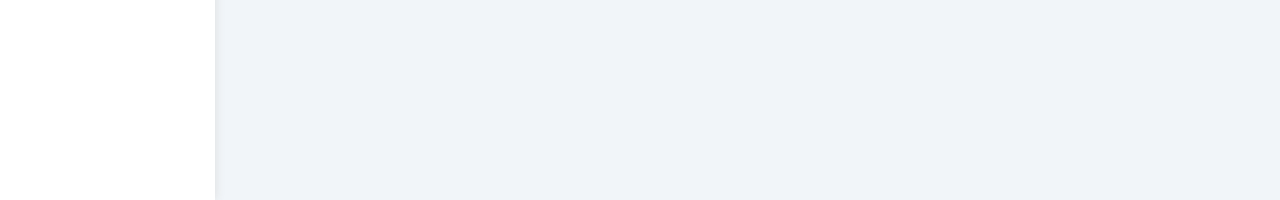
<file: projects.html>
<!DOCTYPE html>
<html lang="en">

<head>
    <meta charset="UTF-8">
    <meta http-equiv="X-UA-Compatible" content="ie=edge">
    <meta name="viewport" content="width=device-width, initial-scale=1.0">
    <!-- render elements of site -->
    <link rel="stylesheet" href="css/normalize.css">
    <!-- font awesome -->
    <link rel="stylesheet" href="css/all.min.css">
    <!-- framework -->
    <link rel="stylesheet" href="css/framework.css">
    <!-- google fonts -->
    <link rel="preconnect" href="https://fonts.googleapis.com">
    <link rel="preconnect" href="https://fonts.gstatic.com" crossorigin>
    <link href="https://fonts.googleapis.com/css2?family=Open+Sans:ital,wght@0,300..800;1,300..800&display=swap"
        rel="stylesheet">
    <!-- main style -->
    <link rel="stylesheet" href="css/main.css">
    <title>Projects</title>
</head>

<body>
    <div class="page d-flex">
        <div class="sidebar bg-white p-20 p-relative">
            <h3 class="p-relative text-c mt-0">Arata</h3>
            <ul>
                <li>
                    <a class=" d-flex align-center fs-14 c-black rad-6 p-10" href="index.html">
                        <i class="fa-regular fa-chart-bar fa-fw"></i>
                        <span>Dashboard</span>
                    </a>
                </li>
                <li>
                    <a class="d-flex align-center fs-14 c-black rad-6 p-10" href="settings.html">
                        <i class="fa-solid fa-gear fa-fw"></i>
                        <span>Settings</span>
                    </a>
                </li>
                <li>
                    <a class="d-flex align-center fs-14 c-black rad-6 p-10" href="profile.html">
                        <i class="fa-regular fa-user fa-fw"></i>
                        <span>Profile</span>
                    </a>
                </li>
                <li>
                    <a class="active d-flex align-center fs-14 c-black rad-6 p-10" href="projects.html">
                        <i class="fa-solid fa-diagram-project fa-fw"></i>
                        <span>Projects</span>
                    </a>
                </li>
                <li>
                    <a class="d-flex align-center fs-14 c-black rad-6 p-10" href="courses.html">
                        <i class="fa-solid fa-graduation-cap fa-fw"></i>
                        <span>Courses</span>
                    </a>
                </li>
                <li>
                    <a class="d-flex align-center fs-14 c-black rad-6 p-10" href="friends.html">
                        <i class="fa-regular fa-circle-user fa-fw"></i>
                        <span>Friends</span>
                    </a>
                </li>
                <li>
                    <a class="d-flex align-center fs-14 c-black rad-6 p-10" href="files.html">
                        <i class="fa-regular fa-file fa-fw"></i>
                        <span>Files</span>
                    </a>
                </li>
                <li>
                    <a class="d-flex align-center fs-14 c-black rad-6 p-10" href="plans.html">
                        <i class="fa-regular fa-credit-card fa-fw"></i>
                        <span>Plans</span>
                    </a>
                </li>
            </ul>
        </div>
        <div class="content w-full">
            <!-- START head -->
            <div class="head bg-white p-15 between-flex">
                <div class="search p-relative">
                    <input class="p-10" type="search" name="search" placeholder="type a keyword" id="">
                </div>
                <div class="icons d-flex align-center">
                    <span class="notification p-relative">
                        <i class="fa-regular fa-bell fa-lg"></i>
                    </span>
                    <img src="images/avatar.png" alt="">
                </div>
            </div>
            <!-- END head -->
            <h1 class="p-relative">Projects</h1>
            <div class="projects-page d-grid m-20 gap-20">
                <div class="project bg-white p-20 rad-6 p-relative">
                    <span class="date fs-13 c-gray">15/10/2024</span>
                    <h4 class="m-0"> Arata dashboard</h4>
                    <p class="c-gray mt-10 mb-10 fs-14"> Arata dashboard project design  and programming and hosting</p>
                    <div class="team">
                        <a href="#"><img src="images/team-01.png" alt=""></a>
                        <a href="#"><img src="images/team-02.png" alt=""></a>
                        <a href="#"><img src="images/team-03.png" alt=""></a>
                        <a href="#"><img src="images/team-04.png" alt=""></a>
                        <a href="#"><img src="images/team-05.png" alt=""></a>
                    </div>
                    <div class="techs d-flex">
                        <span class="fs-13 rad-6 bg-eee ">programming</span>
                        <span class="fs-13 rad-6 bg-eee ">Design</span>
                        <span class="fs-13 rad-6 bg-eee ">Hosting</span>
                        <span class="fs-13 rad-6 bg-eee ">Marketing</span>
                    </div>
                    <div class="info between-flex">
                        <div class="progress bg-eee">
                            <span class="bg-red" style="width: 50%;"></span>
                        </div>
                        <div class="fs-14 c-gray">
                            <i class="fa-solid fa-dollar-sign"></i>
                            2500
                        </div>
                    </div>
                </div>
                <div class="project bg-white p-20 rad-6 p-relative">
                    <span class="date fs-13 c-gray">15/09/2024</span>
                    <h4 class="m-0"> academy portal</h4>
                    <p class="c-gray mt-10 mb-10 fs-14"> academy portal website</p>
                    <div class="team">
                        <a href="#"><img src="images/team-01.png" alt=""></a>
                        <a href="#"><img src="images/team-02.png" alt=""></a>
                    </div>
                    <div class="techs d-flex">
                        <span class="fs-13 rad-6 bg-eee ">programming</span>
                        <span class="fs-13 rad-6 bg-eee ">Design</span>
                        <span class="fs-13 rad-6 bg-eee ">Hosting</span>
                        <span class="fs-13 rad-6 bg-eee ">Marketing</span>
                    </div>
                    <div class="info between-flex">
                        <div class="progress bg-eee">
                            <span class="bg-green" style="width: 80%;"></span>
                        </div>
                        <div class="fs-14 c-gray">
                            <i class="fa-solid fa-dollar-sign"></i>
                            3500
                        </div>
                    </div>
                </div>
                <div class="project bg-white p-20 rad-6 p-relative">
                    <span class="date fs-13 c-gray">10/10/2024</span>
                    <h4 class="m-0"> chatting application</h4>
                    <p class="c-gray mt-10 mb-10 fs-14"> chatting application project design</p>
                    <div class="team">
                        <a href="#"><img src="images/team-01.png" alt=""></a>
                        <a href="#"><img src="images/team-02.png" alt=""></a>
                        <a href="#"><img src="images/team-03.png" alt=""></a>
                        <a href="#"><img src="images/team-04.png" alt=""></a>
                        <a href="#"><img src="images/team-05.png" alt=""></a>
                    </div>
                    <div class="techs d-flex">
                        <span class="fs-13 rad-6 bg-eee ">programming</span>
                        <span class="fs-13 rad-6 bg-eee ">Design</span>
                        <span class="fs-13 rad-6 bg-eee ">Hosting</span>
                        <span class="fs-13 rad-6 bg-eee ">Marketing</span>
                    </div>
                    <div class="info between-flex">
                        <div class="progress bg-eee">
                            <span class="bg-blue" style="width: 90%;"></span>
                        </div>
                        <div class="fs-14 c-gray">
                            <i class="fa-solid fa-dollar-sign"></i>
                            4500
                        </div>
                    </div>
                </div>
                <div class="project bg-white p-20 rad-6 p-relative">
                    <span class="date fs-13 c-gray">15/10/2024</span>
                    <h4 class="m-0"> abdemoula project</h4>
                    <p class="c-gray mt-10 mb-10 fs-14"> website design for company</p>
                    <div class="team">
                        <a href="#"><img src="images/team-01.png" alt=""></a>
                        <a href="#"><img src="images/team-02.png" alt=""></a>
                        <a href="#"><img src="images/team-03.png" alt=""></a>
                        <a href="#"><img src="images/team-04.png" alt=""></a>
                        <a href="#"><img src="images/team-05.png" alt=""></a>
                    </div>
                    <div class="techs d-flex">
                        <span class="fs-13 rad-6 bg-eee ">programming</span>
                        <span class="fs-13 rad-6 bg-eee ">Design</span>
                        <span class="fs-13 rad-6 bg-eee ">Hosting</span>
                        <span class="fs-13 rad-6 bg-eee ">Marketing</span>
                    </div>
                    <div class="info between-flex">
                        <div class="progress bg-eee">
                            <span class="bg-red" style="width: 60%;"></span>
                        </div>
                        <div class="fs-14 c-gray">
                            <i class="fa-solid fa-dollar-sign"></i>
                            1500
                        </div>
                    </div>
                </div>
                <div class="project bg-white p-20 rad-6 p-relative">
                    <span class="date fs-13 c-gray">15/08/2024</span>
                    <h4 class="m-0"> ali project</h4>
                    <p class="c-gray mt-10 mb-10 fs-14"> website academic</p>
                    <div class="team">
                        <a href="#"><img src="images/team-01.png" alt=""></a>
                        <a href="#"><img src="images/team-02.png" alt=""></a>
                    </div>
                    <div class="techs d-flex">
                        <span class="fs-13 rad-6 bg-eee ">programming</span>
                        <span class="fs-13 rad-6 bg-eee ">Design</span>
                        <span class="fs-13 rad-6 bg-eee ">Hosting</span>
                    </div>
                    <div class="info between-flex">
                        <div class="progress bg-eee">
                            <span class="bg-blue" style="width: 80%;"></span>
                        </div>
                        <div class="fs-14 c-gray">
                            <i class="fa-solid fa-dollar-sign"></i>
                            2500
                        </div>
                    </div>
                </div>
                <div class="project bg-white p-20 rad-6 p-relative">
                    <span class="date fs-13 c-gray">01/09/2024</span>
                    <h4 class="m-0"> uae website design</h4>
                    <p class="c-gray mt-10 mb-10 fs-14"> uae project design  and programming and hosting</p>
                    <div class="team">
                        <a href="#"><img src="images/team-01.png" alt=""></a>
                        <a href="#"><img src="images/team-02.png" alt=""></a>
                        <a href="#"><img src="images/team-03.png" alt=""></a>
                        <a href="#"><img src="images/team-04.png" alt=""></a>
                        <a href="#"><img src="images/team-05.png" alt=""></a>
                    </div>
                    <div class="techs d-flex">
                        <span class="fs-13 rad-6 bg-eee ">programming</span>
                        <span class="fs-13 rad-6 bg-eee ">Design</span>
                        <span class="fs-13 rad-6 bg-eee ">Hosting</span>
                        <span class="fs-13 rad-6 bg-eee ">Marketing</span>
                    </div>
                    <div class="info between-flex">
                        <div class="progress bg-eee">
                            <span class="bg-green" style="width: 80%;"></span>
                        </div>
                        <div class="fs-14 c-gray">
                            <i class="fa-solid fa-dollar-sign"></i>
                            7800
                        </div>
                    </div>
                </div>
                <div class="project bg-white p-20 rad-6 p-relative">
                    <span class="date fs-13 c-gray">01/08/2024</span>
                    <h4 class="m-0"> mohammed</h4>
                    <p class="c-gray mt-10 mb-10 fs-14"> project design  and programming and hosting</p>
                    <div class="team">
                        <a href="#"><img src="images/team-01.png" alt=""></a>
                        <a href="#"><img src="images/team-02.png" alt=""></a>
                        <a href="#"><img src="images/team-03.png" alt=""></a>
                        <a href="#"><img src="images/team-04.png" alt=""></a>
                        <a href="#"><img src="images/team-05.png" alt=""></a>
                    </div>
                    <div class="techs d-flex">
                        <span class="fs-13 rad-6 bg-eee ">programming</span>
                        <span class="fs-13 rad-6 bg-eee ">Design</span>
                        <span class="fs-13 rad-6 bg-eee ">Hosting</span>
                        <span class="fs-13 rad-6 bg-eee ">Marketing</span>
                    </div>
                    <div class="info between-flex">
                        <div class="progress bg-eee">
                            <span class="bg-green" style="width: 80%;"></span>
                        </div>
                        <div class="fs-14 c-gray">
                            <i class="fa-solid fa-dollar-sign"></i>
                            4800
                        </div>
                    </div>
                </div>
                <div class="project bg-white p-20 rad-6 p-relative">
                    <span class="date fs-13 c-gray">28/09/2024</span>
                    <h4 class="m-0"> mimo website design</h4>
                    <p class="c-gray mt-10 mb-10 fs-14"> mimo project design  and programming and hosting</p>
                    <div class="team">
                        <a href="#"><img src="images/team-01.png" alt=""></a>
                        <a href="#"><img src="images/team-02.png" alt=""></a>
                        <a href="#"><img src="images/team-03.png" alt=""></a>
                        <a href="#"><img src="images/team-04.png" alt=""></a>
                        <a href="#"><img src="images/team-05.png" alt=""></a>
                    </div>
                    <div class="techs d-flex">
                        <span class="fs-13 rad-6 bg-eee ">programming</span>
                        <span class="fs-13 rad-6 bg-eee ">Design</span>
                        <span class="fs-13 rad-6 bg-eee ">Hosting</span>
                        <span class="fs-13 rad-6 bg-eee ">Marketing</span>
                    </div>
                    <div class="info between-flex">
                        <div class="progress bg-eee">
                            <span class="bg-green" style="width: 80%;"></span>
                        </div>
                        <div class="fs-14 c-gray">
                            <i class="fa-solid fa-dollar-sign"></i>
                            5800
                        </div>
                    </div>
                </div>
            </div>
        </div>
    </div>
</body> 
</html>
</file>
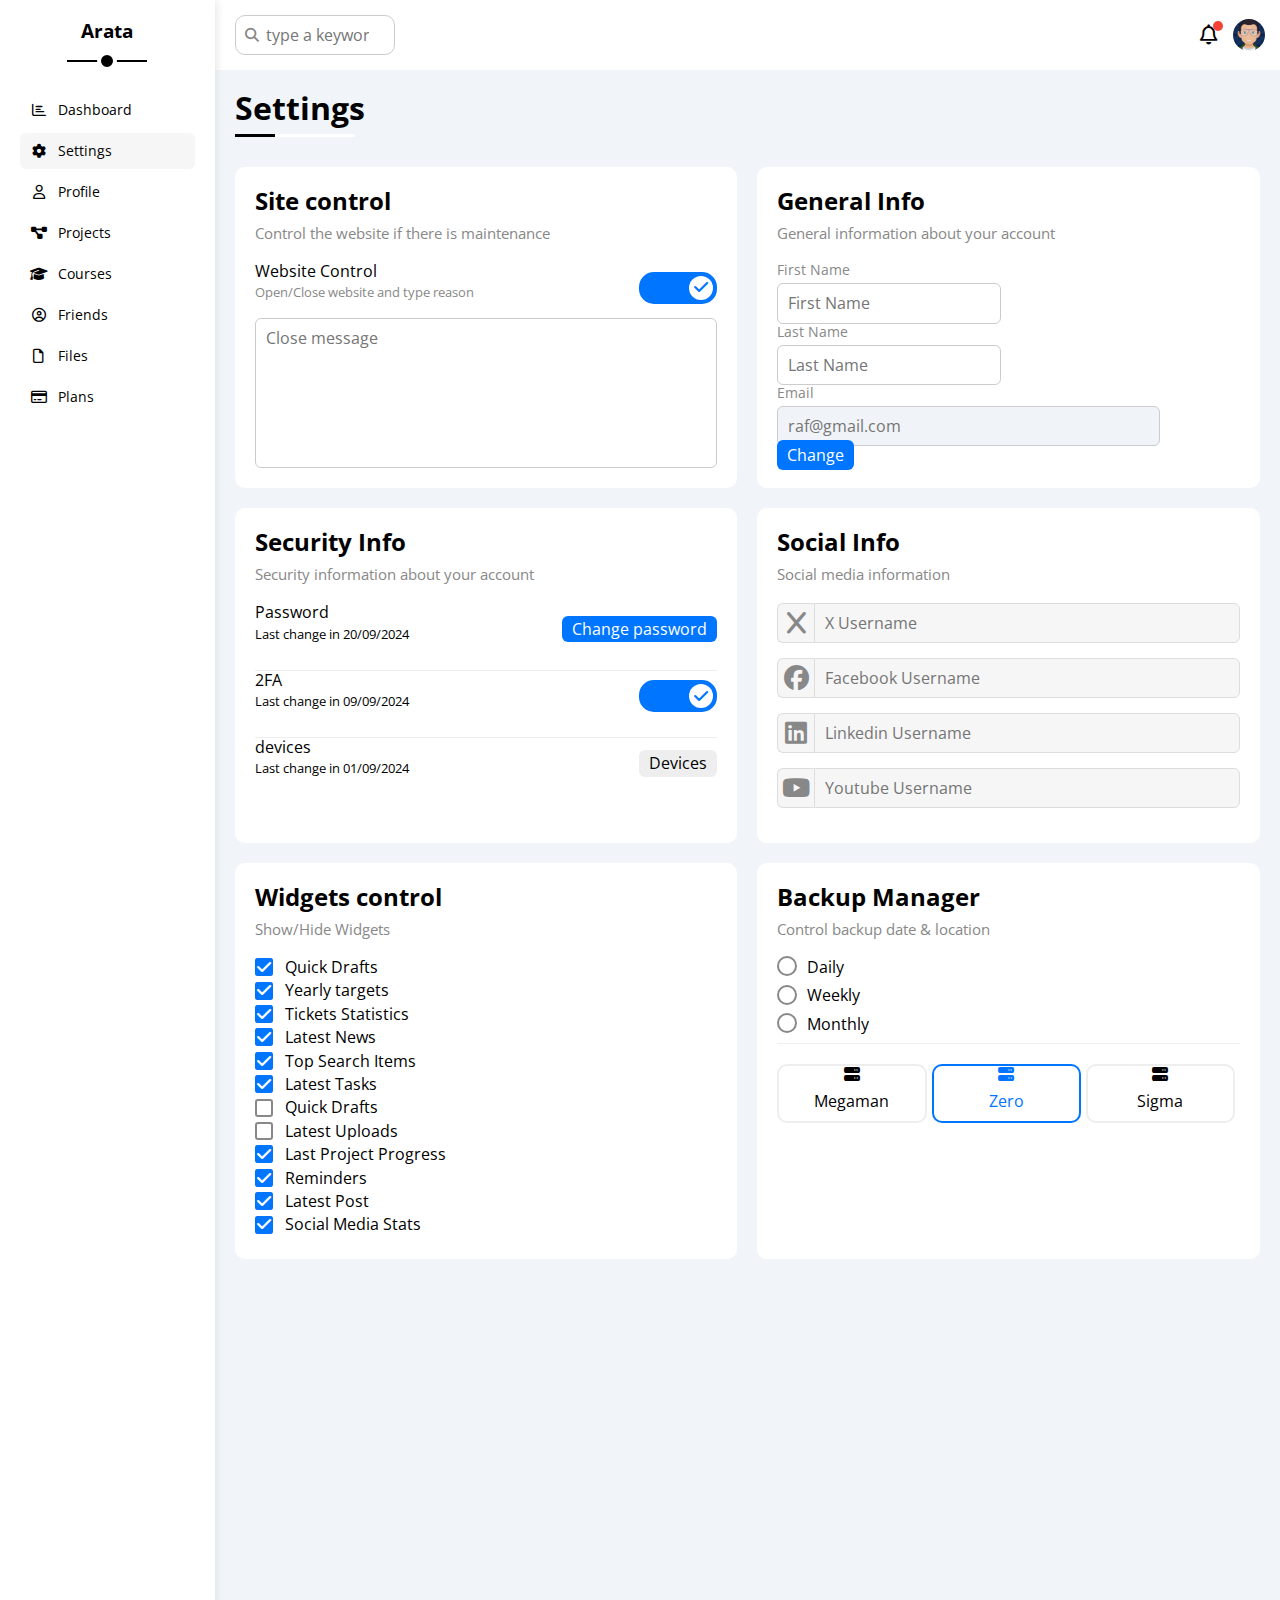
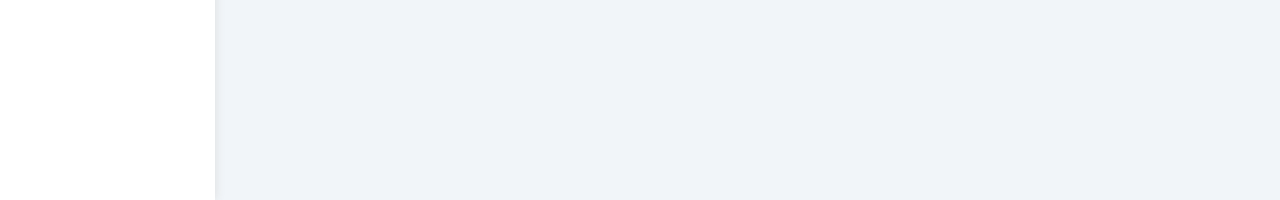
<file: settings.html>
<!DOCTYPE html>
<html lang="en">
<head>
    <meta charset="UTF-8">
    <meta http-equiv="X-UA-Compatible" content="ie=edge">
    <meta name="viewport" content="width=device-width, initial-scale=1.0">
    <!-- render elements of site -->
     <link rel="stylesheet" href="css/normalize.css">
    <!-- font awesome -->
     <link rel="stylesheet" href="css/all.min.css">
    <!-- framework -->
     <link rel="stylesheet" href="css/framework.css">
    <!-- google fonts -->
     <link rel="preconnect" href="https://fonts.googleapis.com">
     <link rel="preconnect" href="https://fonts.gstatic.com" crossorigin>
     <link href="https://fonts.googleapis.com/css2?family=Open+Sans:ital,wght@0,300..800;1,300..800&display=swap" rel="stylesheet">
    <!-- main style -->
     <link rel="stylesheet" href="css/main.css">
    <title>Settings</title>
</head>
<body>
    <div class="page d-flex">
        <div class="sidebar bg-white p-20 p-relative">
            <h3 class="p-relative text-c mt-0">Arata</h3>
            <ul>
                <li>
                    <a class=" d-flex align-center fs-14 c-black rad-6 p-10" href="index.html">
                        <i class="fa-regular fa-chart-bar fa-fw"></i>
                        <span>Dashboard</span>
                    </a>
                </li>
                <li>
                    <a class="active d-flex align-center fs-14 c-black rad-6 p-10" href="settings.html">
                        <i class="fa-solid fa-gear fa-fw"></i>
                        <span>Settings</span>
                    </a>
                </li>
                <li>
                    <a class="d-flex align-center fs-14 c-black rad-6 p-10" href="profile.html">
                        <i class="fa-regular fa-user fa-fw"></i>
                        <span>Profile</span>
                    </a>
                </li>
                <li>
                    <a class="d-flex align-center fs-14 c-black rad-6 p-10" href="projects.html">
                        <i class="fa-solid fa-diagram-project fa-fw"></i>
                        <span>Projects</span>
                    </a>
                </li>
                <li>
                    <a class="d-flex align-center fs-14 c-black rad-6 p-10" href="courses.html">
                        <i class="fa-solid fa-graduation-cap fa-fw"></i>
                        <span>Courses</span>
                    </a>
                </li>
                <li>
                    <a class="d-flex align-center fs-14 c-black rad-6 p-10" href="friends.html">
                        <i class="fa-regular fa-circle-user fa-fw"></i>
                        <span>Friends</span>
                    </a>
                </li>
                <li>
                    <a class="d-flex align-center fs-14 c-black rad-6 p-10" href="files.html">
                        <i class="fa-regular fa-file fa-fw"></i>
                        <span>Files</span>
                    </a>
                </li>
                <li>
                    <a class="d-flex align-center fs-14 c-black rad-6 p-10" href="plans.html">
                        <i class="fa-regular fa-credit-card fa-fw"></i>
                        <span>Plans</span>
                    </a>
                </li>
            </ul>
        </div>
        <div class="content w-full">
            <!-- START head -->
             <div class="head bg-white p-15 between-flex">
                <div class="search p-relative">
                    <input class="p-10" type="search" name="search" placeholder="type a keyword" id="">
                </div>
                <div class="icons d-flex align-center">
                    <span class="notification p-relative">
                        <i class="fa-regular fa-bell fa-lg"></i>
                    </span>
                    <img src="images/avatar.png" alt="">
                </div>
             </div>
            <!-- END head -->
             <h1 class="p-relative">Settings</h1>
             <div class="settings-page m-20 d-grid gap-20">
                <!-- START setting box -->
                 <div class="p-20 bg-white rad-10">
                    <h2 class="mt-0 mb-10">Site control</h2>
                    <p class=" mt-0 mb-20 c-gray fs-15"> Control the website if there is maintenance</p>
                    <div class="mb-15 between-flex ">
                        <div>
                            <span>Website Control</span>
                            <p class="c-gray mt-5 mb-0 fs-13">Open/Close website and type reason</p>
                        </div>
                        <div>
                            <label>
                                <input class="toggle-checkbox" type="checkbox" checked>
                                <div class="toggle-switch"></div>
                            </label>
                        </div>

                    </div>
                    <textarea class=" close-message mt-5 p-10 rad-6 d-block w-full" placeholder="Close message" name="reason"></textarea>
                 </div>
                <!-- END setting box -->
                <!-- START setting box -->
                 <div class="p-20 bg-white rad-10">
                    <h2 class="mt-0 mb-10">General Info</h2>
                    <p class=" mt-0 mb-20 c-gray fs-15">General information about your account</p>
                    <div class="mb-15">
                        <label class="fs-14 c-gray d-block mb-5" for="first">First Name</label>
                        <input 
                        class=" border-ccc p-10 rad-6 d-block " 
                        id="first" 
                        type="text" 
                        placeholder="First Name">
                    </div>
                    <div class="mb-15">
                        <label class="fs-14 c-gray d-block mb-5" for="last">Last Name</label>
                        <input 
                        class=" border-ccc p-10 rad-6 d-block " 
                        id="last" 
                        type="text" 
                        placeholder="Last Name">
                    </div>
                    <div class="mb-15">
                        <label class="fs-14 c-gray d-block mb-5" for="email">Email</label>
                        <input 
                        class="email border-ccc p-10 rad-6 d-block " 
                        id="email" 
                        type="text" 
                        placeholder="raf@gmail.com" 
                        disabled
                        />
                        <a href="#" class="c-white bg-blue btn-shape">Change</a>
                    </div>

                 </div>
                <!-- END setting box -->
                <!-- START setting box -->
                <div class="p-20 bg-white rad-10">
                    <h2 class="mt-0 mb-10">Security Info</h2>
                    <p class=" mt-0 mb-20 c-gray fs-15">Security information about your account</p>
                    <div class="security-box mb-15 between-flex">
                        <div>
                            <span>Password</span>
                            <p class="c-gary mt-5 mb-0 fs-13">Last change in 20/09/2024</p>
                        </div>
                        <a class="button bg-blue c-white btn-shape" href="#">Change password</a>
                    </div>
                    <div class="security-box mb-15 between-flex">
                        <div>
                            <span>2FA</span>
                            <p class="c-gary mt-5 mb-0 fs-13">Last change in 09/09/2024</p>
                        </div>
                         <label>
                            <input class="toggle-checkbox" type="checkbox" checked>
                            <div class="toggle-switch"></div>
                         </label>
                    </div>
                    <div class="security-box between-flex">
                        <div>
                            <span>devices</span>
                            <p class="c-gary mt-5 mb-0 fs-13">Last change in 01/09/2024</p>
                        </div>
                        <a class="c-black bg-eee btn-shape" href="#">Devices</a>
                    </div>
                </div>
                <!-- END setting box -->
                <!-- START setting box -->
                <div class="p-20 bg-white rad-10 social-boxes">
                    <h2 class="mt-0 mb-10">Social Info</h2>
                    <p class=" mt-0 mb-20 c-gray fs-15">Social media information</p>
                    <div class="d-flex align-center mb-15">
                        <i class="fa-brands fa-x center-flex c-gray .black-1"></i>
                        <input class="w-full" type="text" name="username" placeholder="X Username">
                    </div>
                    <div class="d-flex align-center mb-15">
                        <i class="fa-brands fa-facebook center-flex c-gray .blue-1"></i>
                        <input class="w-full" type="text" name="username" placeholder="Facebook Username">
                    </div>
                    <div class="d-flex align-center mb-15">
                        <i class="fa-brands fa-linkedin center-flex c-gray .blue-2"></i>
                        <input class="w-full" type="text" name="username" placeholder="Linkedin Username">
                    </div>
                    <div class="d-flex align-center mb-15">
                        <i class="fa-brands fa-youtube center-flex c-gray .red-1"></i>
                        <input class="w-full" type="text" name="username" placeholder="Youtube Username">
                    </div>
                </div>
                <!-- END setting box -->
                <!-- START setting box -->
                <div class="p-20 bg-white rad-10 widgets-control">
                    <h2 class="mt-0 mb-10">Widgets control</h2>
                    <p class=" mt-0 mb-20 c-gray fs-15">Show/Hide Widgets</p>
                    <div class="control d-flex align-center mb-15">
                        <input type="checkbox" id="one" checked>
                        <label for="one">Quick Drafts</label>
                    </div>
                    <div class="control d-flex align-center mb-15">
                        <input type="checkbox" id="two" checked>
                        <label for="two">Yearly targets</label>
                    </div>
                    <div class="control d-flex align-center mb-15">
                        <input type="checkbox" id="three" checked>
                        <label for="three">Tickets Statistics</label>
                    </div>
                    <div class="control d-flex align-center mb-15">
                        <input type="checkbox" id="four" checked>
                        <label for="four">Latest News</label>
                    </div>
                    <div class="control d-flex align-center mb-15">
                        <input type="checkbox" id="five" checked>
                        <label for="five">Top Search Items</label>
                    </div>
                    <div class="control d-flex align-center mb-15">
                        <input type="checkbox" id="six" checked>
                        <label for="six">Latest Tasks</label>
                    </div>
                    <div class="control d-flex align-center mb-15">
                        <input type="checkbox" id="seven">
                        <label for="seven">Quick Drafts</label>
                    </div>
                    <div class="control d-flex align-center mb-15">
                        <input type="checkbox" id="eight">
                        <label for="eight">Latest Uploads</label>
                    </div>
                    <div class="control d-flex align-center mb-15">
                        <input type="checkbox" id="nine" checked>
                        <label for="nine">Last Project Progress</label>
                    </div>
                    <div class="control d-flex align-center mb-15">
                        <input type="checkbox" id="ten" checked>
                        <label for="ten">Reminders</label>
                    </div>
                    <div class="control d-flex align-center mb-15">
                        <input type="checkbox" id="eleven" checked>
                        <label for="eleven">Latest Post</label>
                    </div>
                    <div class="control d-flex align-center mb-15">
                        <input type="checkbox" id="twelve" checked>
                        <label for="twelve">Social Media Stats</label>
                    </div>
                    
                </div>
                <!-- END setting box -->
                <!-- START setting box -->
                <div class="p-20 bg-white rad-10 backup-control">
                    <h2 class="mt-0 mb-10">Backup Manager</h2>
                    <p class=" mt-0 mb-20 c-gray fs-15">Control backup date & location</p>
                    <div class="date d-flex align-center mb-15">
                        <input type="radio" id="daily">
                        <label for="daily">Daily</label>
                    </div>
                    <div class="date d-flex align-center mb-15">
                        <input type="radio" id="weekly">
                        <label for="weekly">Weekly</label>
                    </div>
                    <div class="date d-flex align-center mb-15">
                        <input type="radio" id="monthly">
                        <label for="monthly">Monthly</label>
                    </div>
                    <div class="servers d-flex align-center text-c">
                        <input type="radio" name="servers" id="server-one">
                        <div class="server mb-15 rad-10 w-full">
                            <label for="server-one">
                                <i class="fa-solid fa-server d-block mb-10"></i>
                                Megaman
                            </label>
                        </div>
                        <input type="radio" name="servers" id="server-two" checked>
                        <div class="server mb-15 rad-10 w-full">
                            <label for="server-two">
                                <i class="fa-solid fa-server d-block mb-10"></i>
                                Zero
                            </label>
                        </div>
                        <input type="radio" name="servers" id="server-three">
                        <div class="server mb-15 rad-10 w-full">
                            <label for="server-three">
                                <i class="fa-solid fa-server d-block mb-10"></i>
                                Sigma
                            </label>
                        </div>
                    </div>
                </div>
                <!-- END setting box -->
             </div>
            
        </div>
    </div>
</body>
</html>
</file>
<file: css/framework.css>
:root {
    --blue-color:#0075ff;
    --blue-alt-color:#0d69d5;
    --orange-color:#f59e0b;
    --green-color:#22C55E;
    --red-color:#f44336;
    --grey-color:#888;
}
/* start box */
.d-flex {
    display: flex;
}

.align-center {
    align-items: center;
}
.space-between {
    justify-content: space-between;
}
.d-grid {
    display: grid;
}
.gap-20 {
    gap: 20px;
}
.d-block {
    display: block;
}
.w-full {
    width: 100%;
}
.f-wrap {
    flex-wrap: wrap;
}
@media (max-width:767px) {
    .block-mobile {
            display: block;
    }
    .hide-mobile {
        display: none;
    }
}

/* end box */

/* start padding + margin  */
.p-5 {
    padding: 5px;
}
.p-10 {
    padding: 10px;
}
.p-15 {
    padding: 15px;
}
.pt-15 {
    padding-top: 15px;
}
.pb-10 {
    padding-bottom: 10px;
}
.pb-15 {
    padding-bottom: 15px;
}
.pl-15 {
    padding-left: 15px;
}
.p-20 {
    padding: 20px;
}
.m-15 {
    margin: 15px;
}
.m-20 {
    margin: 20px;
}
.mt-0  {
    margin-top: 0;
}
.mt-5 {
    margin-top: 5px;
}
.mt-10 {
    margin-top: 10px;
}
.mt-20 {
    margin-top: 20px;
}
.mt-25 {
    margin-top: 25px;
}
.mr-10 {
    margin-right: 10px;
}
.mr-15 {
    margin-right: 15px;
}
.mb-5 {
    margin-bottom: 5px;
}
.mb-10 {
    margin-bottom: 10px;
}
.mb-20 {
    margin-bottom: 20px;
}
/* end padding + margin  */
/* bg-color  */
.bg-white {
    background-color: white;
}
.bg-eee {
    background-color: #eee;
}
.bg-blue {
    background-color: var(--blue-color);
}
.bg-orange {
    background-color: var(--orange-color);
}
.bg-green {
    background-color: var(--green-color);
}
.bg-red {
    background-color: var(--red-color);
}
.c-black {
    color: black;
}
.c-gray {
    color: var(--grey-color);
}
.c-white {
    color: white;
}
.w-fit {
    width: fit-content;
}
.c-blue {
    color: var(--blue-color);
}
.c-orange {
    color: var(--orange-color);
}
.c-green {
    color: var(--green-color);
}
.c-red {
    color: var(--red-color);
}
/* end bg-color  */
/* start position  */
.p-relative {
    position: relative;
}
.p-absolute {
    position: absolute;
}
/* end position  */
/* start font */
.text-c {
    text-align: center;
}
.fs-13 {
    font-size: 13px;
}
.fs-14 {
    font-size: 14px;
}
.fs-15 {
    font-size: 15px;
}
.fs-25 {
    font-size: 25px;
}
.fw-bold {
    font-weight: bold;
}
@media (max-width:767px) {
    .text-c-mobile {
       text-align: center;
    }
}
.h-full {
    height: 100%;
}
.w-100 {
    width: 100px;
}
.h-100 {
    height: 100px;
}
/* end font */
/* start bordre */
.rad-6 {
    border-radius: 6px;
    -webkit-border-radius: 6px;
    -moz-border-radius: 6px;
    -ms-border-radius: 6px;
    -o-border-radius: 6px;
}
.rad-10 {
    border-radius: 10px;
    -webkit-border-radius: 10px;
    -moz-border-radius: 10px;
    -ms-border-radius: 10px;
    -o-border-radius: 10px;
}
.rad-half {
    border-radius: 50%;
    -webkit-border-radius: 50%;
    -moz-border-radius: 50%;
    -ms-border-radius: 50%;
    -o-border-radius: 50%;
}
.b-none {
    border-style: none;
}
.border-ccc {
    border: 1px solid #ccc;
}
.border-eee {
    border: 1px solid #eee;
}
/* end bordre */
@media (max-width:767px) {
    .hide-mobile {
        display: none;
    }
    
}
/* START compenants */
.between-flex {
    display: flex;
    align-items: center;
    justify-content: space-between;
}
.center-flex {
    display: flex;
    align-items: center;
    justify-content: center;
}
.btn-shape {
    padding: 4px 10px ;
    border-radius: 6px;
    -webkit-border-radius: 6px;
    -moz-border-radius: 6px;
    -ms-border-radius: 6px;
    -o-border-radius: 6px;
}
.c-pionter:hover {
    cursor: pointer;
}

/* END compenants */
</file>
<file: css/main.css>
* {
    box-sizing: border-box;
}
body {
    font-family: "Open Sans", sans-serif;
    margin: 0;
}
*:focus {
    outline: none;
}
html {
    scroll-behavior: smooth;
}
a {
    text-decoration: none;
}
.page  {
    min-height: 200vh;
    background-color: #f1f5f9;
}
ul {
    list-style: none;
    padding: 0;
}
::-webkit-scrollbar {
    width: 15px;
}
::-webkit-scrollbar-track {
    background-color: white;
}
::-webkit-scrollbar-thumb {
    background-color: var(--blue-color);
}
::-webkit-scrollbar-thumb:hover {
    background-color: var(--blue-alt-color);
}
/* START sidebar */
.sidebar {
    width: 250px;
    box-shadow: 0 0 10px #ddd;
    
}
.sidebar > h3{
    margin-bottom: 50px;
    
}
.sidebar>h3::before {
    content: "";
    position: absolute;
    width: 80px;
    height: 2px;
    bottom: -20px;
    background-color: black;
    transform: translateX(-50%);
    left: 50%;
}
.sidebar > h3::after {
    content: "";
    position: absolute;
    left: 50%;
    width: 12px;
    height: 12px;
    border-radius: 50%;
    bottom: -29px;
    transform: translateX(-10px);
    border: 4px solid white;
    background-color: black;
    -webkit-border-radius: 50%;
    -moz-border-radius: 50%;
    -ms-border-radius: 50%;
    -o-border-radius: 50%;
    -webkit-transform: translateX(-10px);
    -moz-transform: translateX(-10px);
    -ms-transform: translateX(-10px);
    -o-transform: translateX(-10px);
}
.sidebar ul li a {
    transition: 0.3s;
    margin-bottom: 5px;
    -webkit-transition: 0.3s;
    -moz-transition: 0.3s;
    -ms-transition: 0.3s;
    -o-transition: 0.3s;
}
.sidebar ul li a:hover,
.sidebar ul li a.active {
    background-color: #f6f6f6;
    border-radius: 6px;
    -webkit-border-radius: 6px;
    -moz-border-radius: 6px;
    -ms-border-radius: 6px;
    -o-border-radius: 6px;
}
.sidebar ul li a span {
    font-size: 14px;
    margin-left: 10px;
}
@media (max-width:767px) {
    .sidebar {
        width: 58px;
        padding-block-end: 10px;
    }
    .sidebar ul li a span {
        display: none;
    }
    .sidebar > h3 {
        font-size: 13px;
        margin-bottom: 15px;
    }
    .sidebar > h3::after,
    .sidebar > h3:before {
        display: none;

    }

}
/* END sidebar */
/* START content */
.content {
    overflow: hidden;
}
.head .search::before {
    font-family: var(--fa-style-family-classic);
    content: "\f002";
    font-weight: 900;
    position: absolute;
    left: 15px;
    top: 50%;
    transform: translateY(-50%);
    font-size: 14px;
    color: var(--grey-color);
    -webkit-transform: translateY(-50%);
    -moz-transform: translateY(-50%);
    -ms-transform: translateY(-50%);
    -o-transform: translateY(-50%);
}
.head .search input {
    border: 1px solid #ccc;
    border-radius: 10px;
    margin-left: 5px;
    padding-left: 30px;
    width: 160px;
    transition: width 0.3s;
    -webkit-border-radius: 10px;
    -moz-border-radius: 10px;
    -ms-border-radius: 10px;
    -o-border-radius: 10px;
    -webkit-transition: width 0.3s;
    -moz-transition: width 0.3s;
    -ms-transition: width 0.3s;
    -o-transition: width 0.3s;
}
.head .search input:focus {
   width: 200px;
}
.head .search input:focus::placeholder {
    opacity: 0;
}
.head .icons .notification::before {
    content: '';
    position: absolute;
    width: 10px;
    height: 10px;
    background-color: var(--red-color);
    border-radius: 50%;
    right: -5px;
    top: -5px;
    -webkit-border-radius: 50%;
    -moz-border-radius: 50%;
    -ms-border-radius: 50%;
    -o-border-radius: 50%;
}
.head .icons img {
    width: 32px;
    height: 32px;
    margin-left: 15px;
    border-radius: 50%;
    -webkit-border-radius: 50%;
    -moz-border-radius: 50%;
    -ms-border-radius: 50%;
    -o-border-radius: 50%;
}
.page h1 {
    margin: 20px 20px 40px;
}
.page h1::before,
.page h1::after {
    content: "";
    height: 3px;
    position:absolute;
    bottom: -10px;
    left: 0;

}
.page h1::before {
    background-color: white;
    width: 120px;
}
.page h1::after {
    background-color: black;
    width: 40px;
}
.wrapper {
    grid-template-columns: repeat(auto-fill, minmax(450px , 1fr));
    margin-left: 20px;
    margin-right: 20px;
}
@media (max-width:767px) {
    .wrapper {
        grid-template-columns: minmax(200px, 1fr);
        margin-left: 20px;
        margin-right: 20px;
        gap: 10px;
    }
    
}
/* END content */
/* START welcome */
.welcome {
    overflow: hidden;
}
.welcome .intro img {
    width: 200px;
    margin-bottom: -10px;
}
.welcome .avatar {
    width: 64px;
    height: 64px;
    border: 2px solid white;
    border-radius: 50%;
    padding: 2px;
    box-shadow: 0 0 5px #ddd;
    margin-left: 20px;
    margin-top: -32px;
    -webkit-border-radius: 50%;
    -moz-border-radius: 50%;
    -ms-border-radius: 50%;
    -o-border-radius: 50%;
}
.welcome .body {
    border-top: 1px solid #eee;
    border-bottom: 1px solid #eee;

}
.welcome .body > div {
    flex: 1;
}
.welcome .visit {
    margin: 0 15px 15px auto;
    transition:0.3s;
    padding: 5px;
    border-radius: 6px;
    -webkit-transition:0.3s;
    -moz-transition:0.3s;
    -ms-transition:0.3s;
    -o-transition:0.3s;
    -webkit-transition:0.3s;
    -webkit-border-radius: 6px;
    -moz-border-radius: 6px;
    -ms-border-radius: 6px;
    -o-border-radius: 6px;
}
.welcome .visit:hover {
    background-color: var(--blue-alt-color);
}
@media (max-width: 767px) {
    .welcome .intro {
        padding-bottom: 30px;
    }
    .welcome .avatar {
        margin-left: 0;
    }
    .welcome .body > div:not(:last-child) {
        margin-bottom: 20px;
    }
    
}
/* END welcome */
/* START quick drafts */
.quick-draft form textarea {
    min-height: 200px;
    resize: none;
}
.quick-draft .save {
    margin-left: 93%;
    transition: 0.3s;
    -webkit-transition: 0.3s;
    -moz-transition: 0.3s;
    -ms-transition: 0.3s;
    -o-transition: 0.3s;
}
.quick-draft form .save:hover {
    background-color: var(--blue-alt-color);
}
@media (max-width:767px) {
    .quick-draft form .save {
            margin-left: 80%;
    }
    
}
/* END quick drafts */
/* START targets */
.targets .target-row .icon {
    width: 80px;
    height: 80px;
    margin-right: 15px;
}
.targets .details {
    flex: 1;
}
.targets .details .progress {
    height: 4px;
}
.targets .details .progress > span {
    position: absolute;
    left: 0;
    top: 0;
    height: 100%;
}
.targets .details .progress > span span {
    position: absolute;
    bottom: 16px;
    right: -16px;
    color: white;
    padding: 2px 5px;
    border-radius: 6px ;
    font-size: 13px;
    -webkit-border-radius: 6px ;
    -moz-border-radius: 6px ;
    -ms-border-radius: 6px ;
    -o-border-radius: 6px ;
}
.targets .details .progress > span span::after {
    content: "";
    position: absolute;
    border-style: solid;
    border-width: 5px;
    bottom: -10px;
    left: 50%;
    transform: translateX(-50%);
    -webkit-transform: translateX(-50%);
    -moz-transform: translateX(-50%);
    -ms-transform: translateX(-50%);
    -o-transform: translateX(-50%);
}
.targets .details .progress > .blue span::after {
        border-top-color: var(--blue-color);
}
.targets .details .progress > .orange span::after {
        border-top-color: var(--orange-color);
}
.targets .details .progress > .green span::after {
        border-top-color: var(--green-color);
}
.blue .icon,
.blue .progress {
    background-color: rgb(0 117 255 / 20%);
}
.orange .icon,
.orange .progress {
    background-color: rgb(245 158 11 / 20%);
}
.green .icon,
.green .progress {
    background-color: rgb(34 197 94 / 20%);
}
/* END targets */
/* START tickets */
.tickets .box {
    border: 1px solid #ccc;
    width: calc(50% - 10px);
}
@media (max-width: 767px) {
    .tickets .box {
        width: 100%;
    }
}
/* END tickets */

/* LATEST NEWS */
.latest-news .news-row:not(:last-of-type) {
    margin-bottom: 20px;
    padding-bottom: 20px;
    border-bottom: 1px solid #eee;

}
.latest-news .news-row img {
    width: 100px;
    border-radius: 6px;
    margin-right: 15px;
    -webkit-border-radius: 6px;
    -moz-border-radius: 6px;
    -ms-border-radius: 6px;
    -o-border-radius: 6px;
}
.latest-news .info {
    flex-grow: 1;
}
.latest-news .info h3 {
    margin: 0 0 6px;
    font-size: 16px;
    
}
@media (max-width:767px) {
    .latest-news .news-row {
        display: block;
    }
    .latest-news .news-row .label{
        margin: 10px auto;
        width: fit-content;
    }
    
}
/* END LATEST NEWS */
/* START tasks */
.tasks .task-row:not(:last-of-type) {
    margin-bottom: 15px;
    padding-bottom: 15px;
    border-bottom: 1px solid #eee;
}
.tasks .info {
    flex-grow: 1;
}
.tasks .done {
    opacity: 0.3;
}
.tasks .done h3,
.tasks .done p {
    text-decoration: line-through;
}
.tasks .delete {
    cursor: pointer;
    transition: 0.3s;
    -webkit-transition: 0.3s;
    -moz-transition: 0.3s;
    -ms-transition: 0.3s;
    -o-transition: 0.3s;
}
.tasks .delete:hover {
    color: var(--red-color);
}
/* END tasks */
/* START latest uplaods */
.latest-uploads ul li:not(:last-child){
    border-bottom: 1px solid #eee;

}
.latest-uploads ul li img {
    width: 40px;
    height: 40px;
}
/* END latest uplaods */

/* START LAST PROJECT */
.last-project ul::before {
    content: '';
    position: absolute;
    left: 11px;
    width: 2px;
    height: 90%;
    background-color: var(--blue-color);
}

.last-project ul li::before {
    content: '';
    width: 20px;
    height: 20px;
    display: block;
    border-radius: 50%;
    background-color: white;
    border: 2px solid white;
    outline: 2px solid var(--blue-color);
    margin-right: 15px;
    -webkit-border-radius: 50%;
    -moz-border-radius: 50%;
    -ms-border-radius: 50%;
    -o-border-radius: 50%;
    z-index: 1;
}
.last-project ul li.done::before {
    content: '';
    background-color: var(--blue-color);
}
.last-project ul li.current::before {
    animation: change-color linear infinite;
    -webkit-animation: change-color 2s linear infinite;
}
.last-project .launch-icon {
    position: absolute;
    width: 160px;
    bottom: 0;
    right: 0;
    opacity: 0.1;
}
/* END LAST PROJECT */
/* START reminders */
.reminders ul li .key {
    width: 15px;
    height: 15px;
}
.reminders ul li {
    margin-bottom: 10px;
}
.reminders ul li > .blue {
    border-left: 2px solid var(--blue-color);
}
.reminders ul li > .green {
    border-left: 2px solid var(--green-color);
}
.reminders ul li > .orange {
    border-left: 2px solid var(--orange-color);
}
.reminders ul li > .red {
    border-left: 2px solid var(--red-color);
}
/* END reminders */
/* START latest post */
.latest-post .avatar {
    width: 48px;
    height: 48px;
}
.latest-post .post-content {
    text-transform: capitalize;
    line-height: 1.8;
    border-top: 1px solid #eee;
    border-bottom: 1px solid #eee;
    min-height: 140px;
}
/* END latest post */
/* START social media */
.social-media .box {
    padding-left: 70px;
    overflow: hidden;
}
.social-media .box i {
    position: absolute;
    left: 0;
    top: 0;
    width: 52px;
    transition: 0.3s;
    -webkit-transition: 0.3s;
    -moz-transition: 0.3s;
    -ms-transition: 0.3s;
    -o-transition: 0.3s;
}
.social-media .box i:hover  {
    transform: rotate(5deg);
    -webkit-transform: rotate(5deg);
    -moz-transform: rotate(5deg);
    -ms-transform: rotate(5deg);
    -o-transform: rotate(5deg);
}
.social-media .x {
    background-color: rgba(0, 0, 0, 0.734);
    color: black;
}
.social-media .x i,
.social-media .x a {
    background-color: black;
}
.social-media .youtube {
    background-color: rgba(114, 11, 11, 0.734);
    color: rgb(123, 21, 21);
}
.social-media .youtube i,
.social-media .youtube a {
    background-color: black;
}
.social-media .linkedin {
    background-color: rgba(11, 27, 164, 0.734);
    color: rgb(8, 43, 149);
}
.social-media .linkedin i,
.social-media .linkedin a {
    background-color: rgb(0, 44, 119);
}
.social-media .facebook {
    background-color: rgba(8, 74, 228, 0.734);
    color: rgb(14, 121, 235);
}
.social-media .facebook i,
.social-media .facebook a {
    background-color: rgb(6, 93, 214);
}
/* END social media */
/* START project table */
.projects .responsive-table {
    overflow-x: auto;

}
.projects table {
    min-width: 1000px;
    border-spacing: 0;
}
.projects thead td {
    background-color: #eee;
    font-weight: bold;
}
.projects thead td {
    padding: 15px;
}
.projects tbody td {
    padding: 15px;
    border-bottom: 1px solid #eee;
    border-left: 1px solid #eee;
    transition: 0.3s;
    -webkit-transition: 0.3s;
    -moz-transition: 0.3s;
    -ms-transition: 0.3s;
    -o-transition: 0.3s;
}
.projects table tbody tr td:last-child {
    border-right: 1px solid #eee;
}
.projects table tbody tr:hover td {
    background-color: #faf7f7;
}
.projects table img {
    width: 32px;
    height: 32px;
    border-radius: 50%;
    padding: 2px;
    background-color: white;
    -webkit-border-radius: 50%;
    -moz-border-radius: 50%;
    -ms-border-radius: 50%;
    -o-border-radius: 50%;
}
.projects table img:not(:first-child) {
    margin-left: -20px;
}
/* END project table */
/* START SETTINGS */
.settings-page {
    grid-template-columns: repeat(auto-fill,minmax(450px, 1fr));
}
@media (max-width:767px) {
    .settings-page {
        grid-template-columns: minmax(100px, 1fr);
        margin-left: 10px;
        margin-right: 10px;
    }
}
.settings-page .close-message {
    border: 1px solid #ccc;
    resize: none;
    min-height: 150px;
    caret-color: var(--blue-color);
}
.settings-page .email {
    display: inline-flex;
    width: calc(100% - 80px);
}
.settings-page .security-box {
    padding-bottom: 15px;
}
.settings-page .security-box:not(:last-of-type) {
    border-bottom: 1px solid #eee;
}
.settings-page .security-box .button {
    transition: 0.3s;
    -webkit-transition: 0.3s;
    -moz-transition: 0.3s;
    -ms-transition: 0.3s;
    -o-transition: 0.3s;
}
.settings-page .security-box .button:hover {
    background-color: var(--blue-alt-color);
}
.settings-page .social-boxes i {
    margin-bottom: 15px;
    width: 40px;
    height: 40px;
    font-size: 25px;
    background-color: #f6f6f6;
    border: 1px solid #ddd;
    border-right: none;
    border-radius: 6px 0 0 6px;
    transition: 0.3s;
    -webkit-border-radius: 6px 0 0 6px;
    -moz-border-radius: 6px 0 0 6px;
    -ms-border-radius: 6px 0 0 6px;
    -o-border-radius: 6px 0 0 6px;
    -webkit-transition: 0.3s;
    -moz-transition: 0.3s;
    -ms-transition: 0.3s;
    -o-transition: 0.3s;
}
.settings-page .social-boxes input {
    height: 40px;
    margin-bottom: 15px;
    background-color: #f6f6f6;
    border: 1px solid #ddd;
    padding-left: 10px;
    border-radius: 0 6px 6px 0;
    -webkit-border-radius: 0 6px 6px 0;
    -moz-border-radius: 0 6px 6px 0;
    -ms-border-radius: 0 6px 6px 0;
    -o-border-radius: 0 6px 6px 0;
}
.settings-page .social-boxes > div:focus-within i {
    color: black;
}
.widgets-control .control label {
    padding-left: 30px;
    cursor: pointer;
    position: relative;
    margin-bottom: 5px;
    overflow: hidden;
}
.widgets-control .control label::before {
    content: "";
    position: absolute;
    left: 0;
    top: 50%;
    width: 14px;
    height: 14px;
    border: 2px solid var(--grey-color);
    margin-top: -9px;
    border-radius: 3px;
    -webkit-border-radius: 3px;
    -moz-border-radius: 3px;
    -ms-border-radius: 3px;
    -o-border-radius: 3px;
}
.widgets-control .control label::after {
    content: "\f00c";
    font-family: var(--fa-style-family-classic);
    position: absolute;
    left: 0;
    top: 50%;
    border-radius: 3px;
    margin-top: -9px;
    background-color: var(--blue-color);
    color: white;
    width: 18px;
    height: 18px;
    font-weight: 900;
    display: flex;
    justify-content: center;
    align-items: center;
    transform: scale(0) rotate(360deg);
    transition: 0.3s;
    -webkit-transform: scale(0) rotate(360deg);
    -moz-transform: scale(0) rotate(360deg);
    -ms-transform: scale(0) rotate(360deg);
    -o-transform: scale(0) rotate(360deg);
    -webkit-transition: 0.3s;
    -moz-transition: 0.3s;
    -ms-transition: 0.3s;
    -o-transition: 0.3s;
}
.widgets-control .control input[type="checkbox"]:checked + label::after {
    transform: scale(1) rotate(0);
    -webkit-transform: scale(1) rotate(0);
    -moz-transform: scale(1) rotate(0);
    -ms-transform: scale(1) rotate(0);
    -o-transform: scale(1) rotate(0);
}
.widgets-control .control input {
    --webkit-appearance: none;
    appearance: none;
}
.widgets-control .control label:hover::before {
    border-color: var(--blue-alt-color);
}
.backup-control input[type="radio"]{
    --webkit-apearance: none;
    appearance: none;

}
.backup-control .date label {
    padding-left: 30px;
    cursor: pointer;
    position: relative;
    margin-bottom: 10px;
}
.backup-control .date label::before {
    content: "";
    position: absolute;
    top: 50%;
    left: 0;
    margin-top: -11px;
    width: 16px;
    height: 16px;
    border: 2px solid var(--grey-color);
    border-radius: 50%;
    -webkit-border-radius: 50%;
    -moz-border-radius: 50%;
    -ms-border-radius: 50%;
    -o-border-radius: 50%;
}
.backup-control .date label::after {
    content: "";
    position: absolute;
    left: 3.4px;
    transform: translateY(17%) scale(0);
    width: 12px;
    height: 12px;
    border-radius: 50%;
    transition: 0.3s;
    background-color: var(--blue-color);
    -webkit-transform: translateY(17%) scale(0);
    -moz-transform: translateY(17%) scale(0);
    -ms-transform: translateY(17%) scale(0);
    -o-transform: translateY(17%) scale(0);
    -webkit-transition: 0.3s;
    -moz-transition: 0.3s;
    -ms-transition: 0.3s;
    -o-transition: 0.3s;
}
.backup-control .date input[type="radio"]:checked + label::before {
    border-color: var(--blue-color);
}
.backup-control .date input[type="radio"]:checked + label::after {
    transform: translateY(17%) scale(1);
    -webkit-transform: translateY(17%) scale(1);
    -moz-transform: translateY(17%) scale(1);
    -ms-transform: translateY(17%) scale(1);
    -o-transform: translateY(17%) scale(1);
}
.backup-control .servers {
    border-top: 1px solid #eee;
    padding-top: 20px;
}
@media (max-width: 767px) {
    .backup-control .servers {
        flex-wrap: wrap;

    }
}
.backup-control .servers .server {
    border: 2px solid #eee;
    margin-right: 5px;
    padding-bottom: 10px;
    position: relative;
}
.backup-control .servers .server label {
    cursor: pointer;

}
.backup-control .servers input[type="radio"]:checked + .server {
    border-color: var(--blue-color);
    color: var(--blue-color);
}
.toggle-checkbox {
    -webkit-appearance: none;
    appearance: none;
    display: none;
}
.toggle-switch {
    background-color: #ccc;
    width: 78px;
    height: 32px;
    border-radius: 15px;
    position: relative;
    transition: 0.3s;
    cursor: pointer;
    -webkit-border-radius: 15px;
    -moz-border-radius: 15px;
    -ms-border-radius: 15px;
    -o-border-radius: 15px;
    -webkit-transition: 0.3s;
    -moz-transition: 0.3s;
    -ms-transition: 0.3s;
    -o-transition: 0.3s;
}
.toggle-switch::before {
    font-family: var(--fa-style-family-classic);
    content: "\f00d";
    position: absolute;
    font-weight: 900;
    background-color: white;
    width: 24px;
    height: 24px;
    border-radius: 50%;
    top: 4px;
    left: 4px;
    display: flex;
    align-items: center;
    justify-content: center;
    color: #aaa;
    -webkit-border-radius: 50%;
    -moz-border-radius: 50%;
    -ms-border-radius: 50%;
    -o-border-radius: 50%;
    transition: 0.3s;
    -webkit-transition: 0.3s;
    -moz-transition: 0.3s;
    -ms-transition: 0.3s;
    -o-transition: 0.3s;
}
.toggle-checkbox:checked + .toggle-switch {
    background-color: var(--blue-color);
}
.toggle-checkbox:checked + .toggle-switch::before {
    content: "\f00c";
    left: 50px;
    color: var(--blue-color);
}
.settings-page :disabled {
    cursor: no-drop;
    background-color: #f0f4f8;
    color: #bbb;
}
/* END SETTINGS */
/* START PROFILE page */
@media (max-width: 767px) {
    .profile-page .overview {
    flex-direction: column;
}
    
}
.profile-page .avatar-box {
    width: 300px;
}
@media (min-width: 767px) {
    .profile-page .avatar-box {
    border-right: 1px solid #eee;
}
    
}
.profile-page .avatar-box > img {
    width: 120px;
    height: 120px;

}
.profile-page .avatar-box .level {
    height: 6px;
    overflow: hidden;
    margin: auto;
    width: 70%;
}
.profile-page .avatar-box .level span {
    position: absolute;
    left: 0;
    top: 0;
    height: 100%;
    border-radius: 6px;
    background-color: var(--blue-color);
    -webkit-border-radius: 6px;
    -moz-border-radius: 6px;
    -ms-border-radius: 6px;
    -o-border-radius: 6px;
}
.profile-page .info-box .box {
    flex-wrap: wrap;
    border-bottom: 1px solid #eee;
    transition: 0.3s;
    -webkit-transition: 0.3s;
    -moz-transition: 0.3s;
    -ms-transition: 0.3s;
    -o-transition: 0.3s;
}
.profile-page .info-box .box:hover {
background-color: #f9f9f9;
}
.profile-page .info-box .box > div {
    min-width: 250px;
    padding: 10px 0 0;
}
.profile-page .info-box .toggle-switch {
    height: 20px;
}
@media (max-width: 767px) {
    .profile-page .info-box .toggle-switch {
        margin: auto;
    }
}
@media (min-width: 768px) {
    .profile-page .info-box .box div:last-child {
        margin: auto;
        flex: 1;
    }
}
.profile-page .info-box .toggle-switch::before {
    width: 12px;
    height: 12px;
    font-size: 8px;          
}
.profile-page .info-box .toggle-checkbox:checked + .toggle-switch::before {
    left: 62px;       
}

/* END PROFILE page */
/* START other data */
@media (max-width: 767px) {
    .profile-page .other-data {
        flex-direction: column;
    }
}
.profile-page .skills-card {
    flex-grow: 1;
}
.profile-page .skills-card ul li{
    padding: 15px 0;
}
.profile-page .skills-card ul li:not(:last-child) {
    border-bottom: 1px solid #eee;
}
.profile-page .skills-card ul li span {
    display: inline-flex;
    padding: 4px 10px;
    background-color: #eee;
    border-radius: 6px;
    font-size: 14px;
    -webkit-border-radius: 6px;
    -moz-border-radius: 6px;
    -ms-border-radius: 6px;
    -o-border-radius: 6px;
}

.profile-page .activities {
    flex-grow: 2;
}

.profile-page .activity:not(:last-of-type){
    border-bottom: 1px solid #eee ;
    padding-bottom: 20px;
    margin-bottom: 20px;
}
.profile-page .activity img {
    width: 64px;
    height: 64px;
    margin-right: 10px;
}
@media (min-width: 767px) {
    .profile-page .activity .date {
        margin-left: auto;
        text-align: center;

    }
}
@media (max-width: 767px) {
    .profile-page .activity {
        flex-direction: column;

    }
    .profile-page .activity img {
        margin-right: 0;
        margin-bottom: 15px;

    }
    .profile-page .activity .date {
        margin-top: 15px;

    }
}
/* END other data */
/* START PROJECT PAGE */
.projects-page {
    grid-template-columns: repeat(auto-fill,minmax(500px, 1fr));
}
@media (max-width: 767px) {
    .projects-page {
        margin-left: 10px;
        margin-right: 10px;
        gap: 10px;
    grid-template-columns: repeat(auto-fill,minmax(200px, 1fr));
}
}
.projects-page .project .date  {
    position: absolute;
    top: 10px;
    right: 10px;
}
.projects-page .project h4  {
    font-weight: normal;
}
.projects-page .project .team  {
    position: relative;
    min-height: 80px;

}
.projects-page .project .team a  {
    position: absolute;
    left: 0;
    bottom: 0;
}
.projects-page .project .team a:nth-child(2) {
    left: 25px;
}
.projects-page .project .team a:nth-child(3) {
    left: 50px;
}
.projects-page .project .team a:nth-child(4) {
    left: 75px;
}
.projects-page .project .team a:nth-child(5) {
    left: 100px;
}
.projects-page .project .team img  {
    width: 40px;
    height: 40px;
    border-radius:50%;
    border: 2px solid white;
    -webkit-border-radius:50%;
    -moz-border-radius:50%;
    -ms-border-radius:50%;
    -o-border-radius:50%;
    -webkit-border-radius: 50%;
}
.projects-page .project .techs {
    justify-content: flex-end;
    border-top: 1px solid #eee;
    padding-top: 15px;
    margin-top: 15px;
    margin-left: 5px;
}
@media (max-width: 767px) {
    .projects-page .project .techs {
        flex-direction: column;
    }
}
.projects-page .project .techs span {
    padding: 3px 8px;
    margin-left: 5px;
    width: fit-content;

}
@media (max-width: 767px) {
    .projects-page .project .techs span:not(:last-child) {
        margin-bottom: 15px;
    }
}
@media (max-width: 767px) {
    .projects-page .project .info {
        flex-direction: column;
    }
    .projects-page .project .progress {
        margin-bottom: 15px;
    }
}
.projects-page .project .info {
    border-top: 1px solid #eee;
    margin-top: 15px;
    padding-top: 15px;
}
.projects-page .project .progress {
    height: 8px;
    width: 260px;
    position: relative;
    border-radius: 6px;
    -webkit-border-radius: 6px;
    -moz-border-radius: 6px;
    -ms-border-radius: 6px;
    -o-border-radius: 6px;
}
.projects-page .project .progress span {
    position: absolute;
    left: 0;
    top: 0;
    height: 100%;
    border-radius: 6px;
    -webkit-border-radius: 6px;
    -moz-border-radius: 6px;
    -ms-border-radius: 6px;
    -o-border-radius: 6px;
}
/* END PROJECT PAGE */
/* START courses page */
.courses-page {
    grid-template-columns: repeat(auto-fill,minmax(300px, 1fr));
}
@media (max-width: 767px) {
    .courses-page {
        margin-left: 10px;
        margin-right: 10px;
        gap: 10px;
        grid-template-columns: minmax(200px, 1fr);
    }
}
.courses-page .course {
    overflow: hidden;
}
.courses-page .course .cover {
    max-width: 100%;
}
.courses-page .course .instructor {
    position: absolute;
    width: 64px;
    height: 64px;
    border-radius: 50%;
    top: 20px;
    left: 20px;
    border: 2px solid white;
    -webkit-border-radius: 50%;
    -moz-border-radius: 50%;
    -ms-border-radius: 50%;
    -o-border-radius: 50%;
}
.description {
    line-height: 1.8;
}
.courses-page .course .info {
    border-top: 1px solid #eee;
    font-size: 13px;
}
.courses-page .course .info .title {
    position: absolute;
    left: 50%;
    font-size: 13px;
    top: -13px;
    transform: translateX(-50%);
    -webkit-transform: translateX(-50%);
    -moz-transform: translateX(-50%);
    -ms-transform: translateX(-50%);
    -o-transform: translateX(-50%);
}
/* END courses page */
/* START friends page */
.friends-page {
    grid-template-columns: repeat(auto-fill,minmax(300px, 1fr));
}
@media (max-width: 767px) {
    .friends-page {
        margin-left: 10px;
        margin-right: 10px;
        gap: 10px;
        grid-template-columns: minmax(200px, 1fr);
    }
}
.friends-page .contact {
    position: absolute;
    left: 10px;
    top: 10px;

}
.friends-page .contact i {
    background-color: #eee;
    padding: 10px;
    border-radius: 50%;
    color: #666;
    font-size: 13px;
    cursor: pointer;
    transition: 0.3s;
    -webkit-border-radius: 50%;
    -moz-border-radius: 50%;
    -ms-border-radius: 50%;
    -o-border-radius: 50%;
    -webkit-transition: 0.3s;
    -moz-transition: 0.3s;
    -ms-transition: 0.3s;
    -o-transition: 0.3s;
}
.friends-page .contact i:hover {
    background-color: var(--blue-color);
    color: white;
}
.friends-page .friend .icons {
    border-top: 1px solid #eee;
    border-bottom: 1px solid #eee;
    margin-top: 15px;
    margin-bottom: 15px;
    padding-top: 15px;
    padding-bottom: 15px;
}
.friends-page .friend .icons i {
    margin-right: 5px;
}
.friends-page .friend .icons .vip {
    position: absolute;
    right: 0;
    top: 50%;
    transform: translateY(-50%);
    font-size: 40px;
    opacity: 0.2;
    -webkit-transform: translateY(-50%);
    -moz-transform: translateY(-50%);
    -ms-transform: translateY(-50%);
    -o-transform: translateY(-50%);
}
/* END friends page */
/* START files page */
.files-page {
    flex-direction: row-reverse;
    align-items: flex-start;
}
@media (max-width: 767px) {
    .files-page {
        flex-direction: column;
        align-items: normal;
    }
    
}
.files-page .files-stats {
    min-width: 260px;
}
.files-page .files-stats .icon {
    width: 40px;
    height: 40px;
    margin-right: 10px;
}
.files-page .files-stats .size {
    margin-left: auto;
}
.files-page .files-stats .blue {
    background-color: rgb(0 117 255 / 20%);
}
.files-page .files-stats .green {
    background-color: rgb(34 197 94 / 20%);
}
.files-page .files-stats .red {
    background-color: rgb(244 67 54 / 20%);
}
.files-page .files-stats .orange {
    background-color: rgb(245 158 11 / 20%);
}
.files-page .files-stats .upload {
    margin: 15px auto 0;
    padding: 10px 15px;
    transition: 0.3s;
    -webkit-transition: 0.3s;
    -moz-transition: 0.3s;
    -ms-transition: 0.3s;
    -o-transition: 0.3s;
}
.files-page .files-stats .upload:hover {
    background-color: var(--blue-alt-color);
}
.files-page .files-stats .upload:hover i {
    animation: go-up 0.8s infinite;
    -webkit-animation: go-up 0.8s infinite;
}
.files-page .files-content {
    flex: 1;
    grid-template-columns: repeat(auto-fill,minmax(200px, 1fr));
}
.files-page .files-content img {
    width: 64px;
    height: 64px;
    transition: 0.3s;
    -webkit-transition: 0.3s;
    -moz-transition: 0.3s;
    -ms-transition: 0.3s;
    -o-transition: 0.3s;
}
.files-page .files-content .file:hover img {
    transform: rotate(5deg);
    -webkit-transform: rotate(5deg);
    -moz-transform: rotate(5deg);
    -ms-transform: rotate(5deg);
    -o-transform: rotate(5deg);
}
.files-page .files-content .info {
    border-top: 1px solid #eee;
}
/* END files page */
/* START plans page */
.plans-page {
    grid-template-columns: repeat(auto-fill,minmax(450px, 1fr));
}
@media (max-width: 767px) {
    .plans-page {
        margin-left: 10px;
        margin-right: 10px;
        gap: 10px;
        grid-template-columns: minmax(250px, 1fr);
    }
}
.plans-page .plan .top {
    border: 3px solid white;
    outline: 3px solid transparent;
}
.plans-page .plan.green .top {
    outline-color: var(--green-color);
}
.plans-page .plan.blue .top {
    outline-color: var(--blue-color);
}
.plans-page .plan.orange .top {
    outline-color: var(--orange-color);
}
.plans-page .plan .price  {
    font-size: 40px;
    width: fit-content;
    margin: auto;
    position: relative;
}
.plans-page .plan .price span {
    position: absolute;
    left: -20px;
    top: 0;
    font-size: 25px;
}
.plans-page .plan ul li {
    padding: 15px 0;
    display: flex;
    align-items: center;
    font-size: 15px;
    border-bottom: 1px solid #eee;
}
.plans-page .plan ul li .yes {
    color: var(--green-color);
}
.plans-page .plan ul li i:not(.yes, .help) {
    color: var(--red-color);
}
.plans-page .plan ul li i:first-child {
    font-size: 18px;
    margin-right: 5px;
}
.plans-page .plan ul li .help {
    color: var(--grey-color);
    margin-left: auto;
    cursor: pointer;
}
.plans-page .plan ul li .help:hover {
    color: var(--black-color);
}
/* END plans page */
/*START  ANIMATION */
@keyframes change-color {
    from {
        background-color: var(--blue-color);
    }
    to {
        background-color: white;
    }
}
@keyframes go-up {
    0%,
    100% {
        transform: translateY(0);
        -webkit-transform: translateY(0);
        -moz-transform: translateY(0);
        -ms-transform: translateY(0);
        -o-transform: translateY(0);
    }
    50% {
        transform: translateY(-5px);
        -webkit-transform: translateY(-5px);
        -moz-transform: translateY(-5px);
        -ms-transform: translateY(-5px);
        -o-transform: translateY(-5px);
}
}
/* END ANIMATION */
</file>
